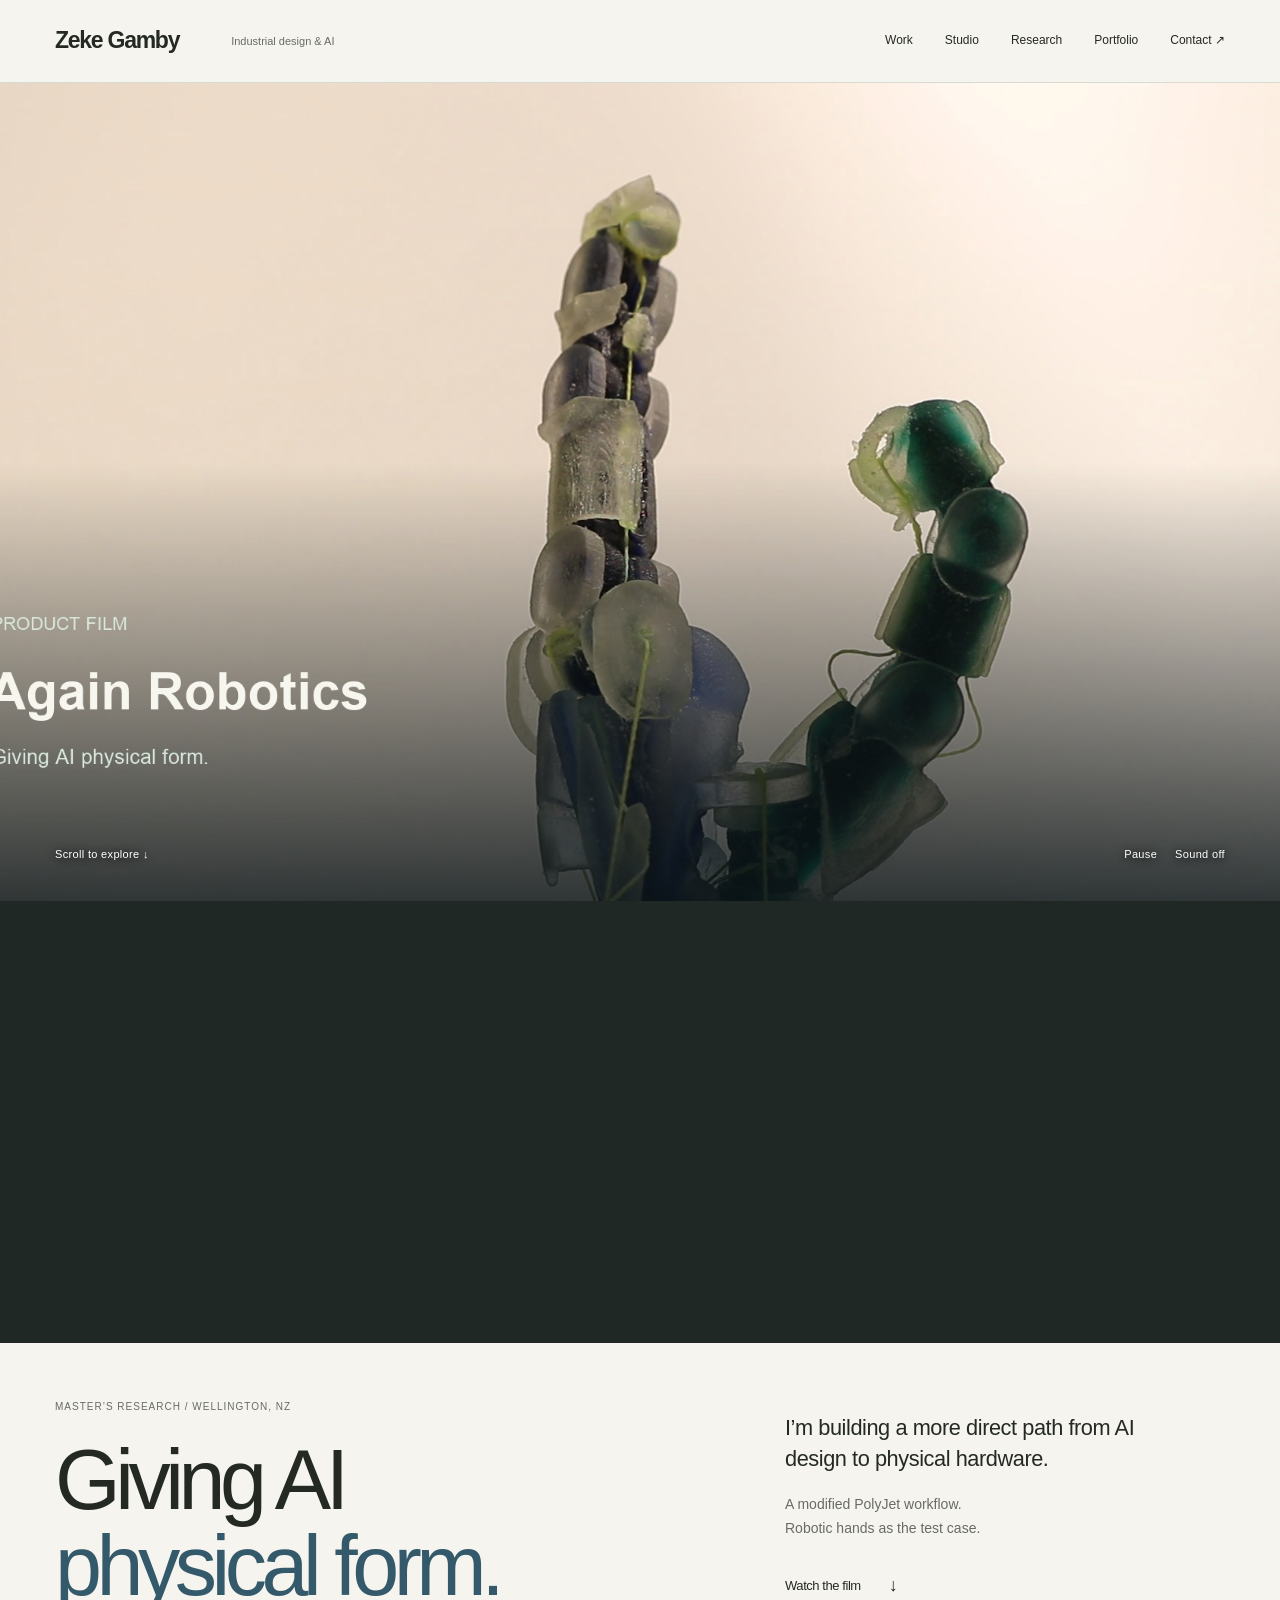
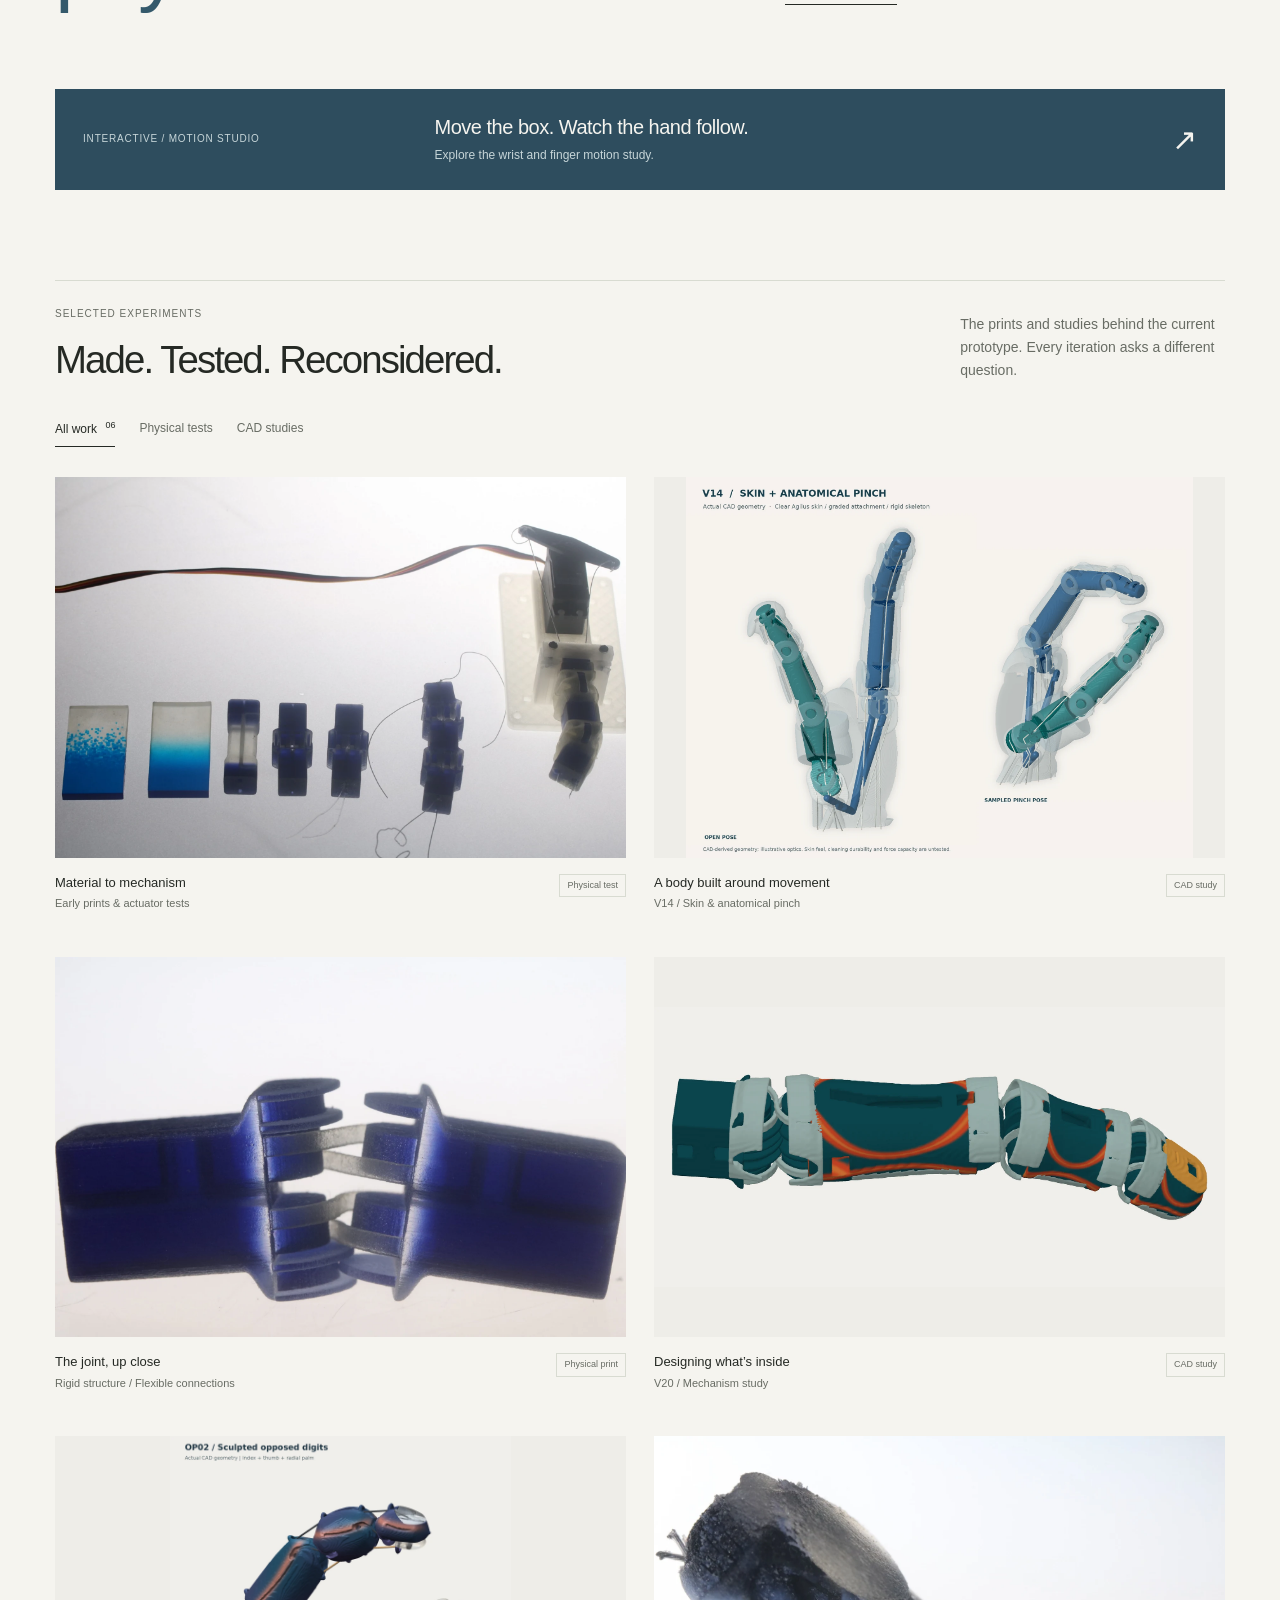
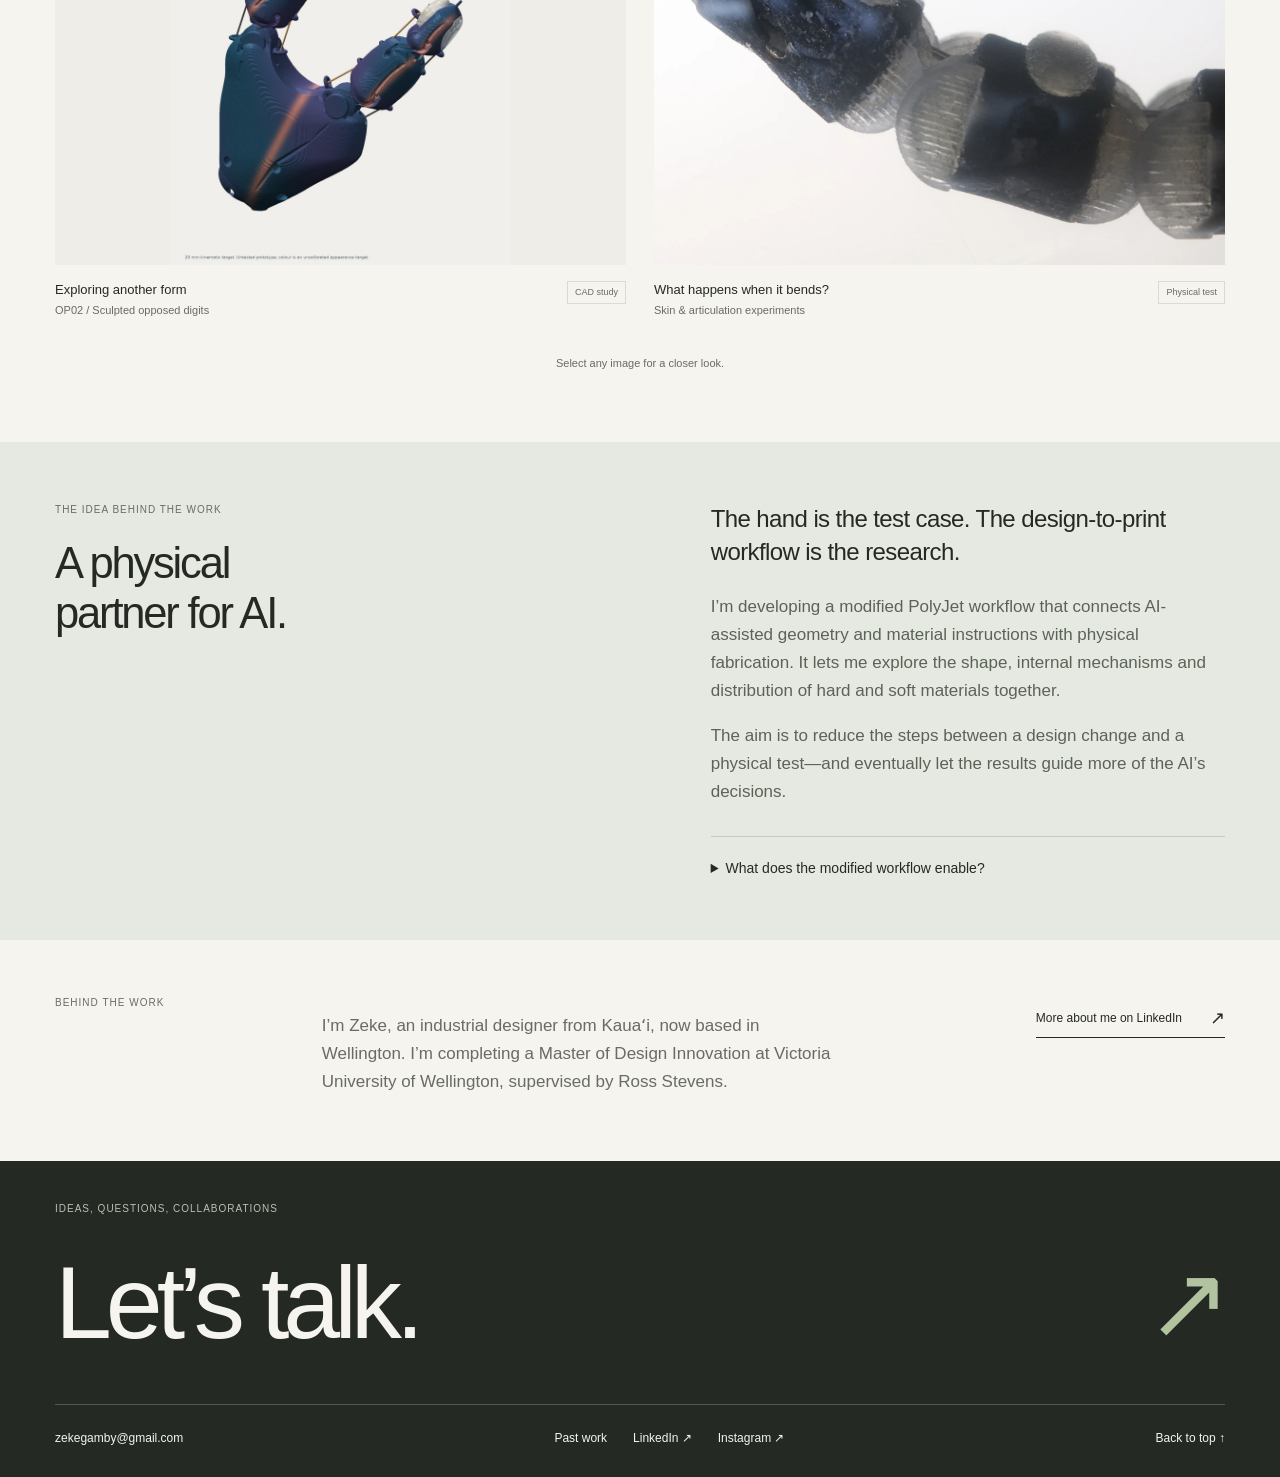
<file: index.html>
<!doctype html>
<html lang="en">
<head>
<meta charset="utf-8"><meta name="viewport" content="width=device-width, initial-scale=1">
<title>Zeke Gamby — Giving AI Physical Form</title>
<meta name="description" content="An exploration of AI-designed physical hardware. Printed prototypes, material experiments and robotic mechanisms by industrial designer Zeke Gamby.">
<meta name="theme-color" content="#f5f4ef"><link rel="canonical" href="https://zekegamby.com/">
<meta property="og:type" content="website"><meta property="og:title" content="Zeke Gamby — Giving AI Physical Form">
<meta property="og:description" content="AI-assisted design. A modified PolyJet workflow. An evolving collection of printed robotic experiments.">
<meta property="og:url" content="https://zekegamby.com/"><meta property="og:image" content="https://zekegamby.com/assets/again-robotics-product-poster.jpg">
<meta property="og:image:alt" content="Again Robotics printed thumb-and-index prototype photographed in the studio">
<link rel="icon" href="assets/favicon.svg" type="image/svg+xml"><link rel="stylesheet" href="assets/research.css?v=product-film-2">
<link rel="preload" href="assets/again-robotics-product-poster.jpg" as="image" fetchpriority="high">
</head>
<body>
<a class="skip" href="#main">Skip to content</a>
<header class="site-header"><div class="wrap header-inner">
<a class="wordmark" href="index.html">Zeke Gamby</a>
<p class="header-note">Industrial design &amp; AI</p>
<nav aria-label="Main navigation"><a href="#work">Work</a><a href="motion-lab.html?v=box-study">Studio</a><a href="#research">Research</a><a href="portfolio.html">Portfolio</a><a href="#contact">Contact <span aria-hidden="true">↗</span></a></nav>
</div></header>
<main id="main">
<section class="product-film" id="film" aria-label="Again Robotics product film">
<div class="product-film-stage">
<video id="product-film-video" autoplay muted loop playsinline preload="auto" poster="assets/again-robotics-product-poster.jpg" width="1920" height="1080" aria-label="Again Robotics: printed hand movement and PolyJet manufacturing"><source src="assets/again-robotics-product-film.mp4" type="video/mp4"></video>
<div class="film-tools"><button id="film-play" type="button" aria-label="Pause film">Pause</button><button id="film-sound" type="button" aria-label="Turn sound on">Sound off</button></div>
<a class="film-scroll" href="#intro-title" aria-label="Scroll to explore the work">Scroll to explore ↓</a>
</div>
</section>
<section class="intro wrap" aria-labelledby="intro-title">
<div><p class="eyebrow">Master’s research / Wellington, NZ</p><h1 id="intro-title">Giving AI<br><span>physical form.</span></h1></div>
<div class="intro-copy"><p>I’m building a more direct path from AI design to physical hardware.</p><p class="muted">A modified PolyJet workflow.<br>Robotic hands as the test case.</p><a class="text-link" href="#film">Watch the film <span aria-hidden="true">↓</span></a></div>
</section>

<div class="wrap"><a class="studio-link" href="motion-lab.html?v=box-study"><span class="studio-label">Interactive / Motion Studio</span><span class="studio-copy"><strong>Move the box. Watch the hand follow.</strong><span>Explore the wrist and finger motion study.</span></span><span class="studio-arrow" aria-hidden="true">↗</span></a></div>
<section class="work wrap" id="work" aria-labelledby="work-title">
<div class="section-top"><div><p class="eyebrow">Selected experiments</p><h2 id="work-title">Made. Tested. Reconsidered.</h2></div><p class="section-intro">The prints and studies behind the current prototype. Every iteration asks a different question.</p></div>
<div class="gallery-filters" role="group" aria-label="Filter selected experiments"><button type="button" data-filter="all" aria-pressed="true">All work <span>06</span></button><button type="button" data-filter="physical" aria-pressed="false">Physical tests</button><button type="button" data-filter="cad" aria-pressed="false">CAD studies</button></div>
<div class="work-grid">
<figure class="work-item" data-category="physical"><a href="assets/gallery/early-test-series.webp" data-gallery data-kind="physical" data-title="Material to mechanism" data-caption="Earlier physical prints: material samples, articulated joint studies and a servo-driven finger test, arranged together on the bench." class="work-image landscape"><img src="assets/gallery/early-test-series.webp" alt="A row of blue material samples and printed finger joints alongside a servo-driven finger" width="1800" height="1200" loading="lazy"><span class="image-open" aria-hidden="true">↗</span></a><figcaption><span><strong>Material to mechanism</strong><span class="caption-detail">Early prints &amp; actuator tests</span></span><span class="type-tag">Physical test</span></figcaption></figure>
<figure class="work-item" data-category="cad"><a href="assets/gallery/v14-cad-study.webp" data-gallery data-kind="cad" data-title="A body built around movement" data-caption="V14 CAD study of the thumb-and-index arrangement, shown open and in a sampled pinch pose. This is a digital design study; the poses do not establish physical grasp performance." class="work-image landscape contain"><img src="assets/gallery/v14-cad-study.webp" alt="V14 CAD study showing clear skin over blue and teal internal structures in two poses" width="1800" height="1350" loading="lazy"><span class="image-open" aria-hidden="true">↗</span></a><figcaption><span><strong>A body built around movement</strong><span class="caption-detail">V14 / Skin &amp; anatomical pinch</span></span><span class="type-tag">CAD study</span></figcaption></figure>
<figure class="work-item" data-category="physical"><a href="assets/gallery/printed-joint.webp" data-gallery data-kind="physical" data-title="The joint, up close" data-caption="A physical joint experiment combining blue rigid regions with translucent connections. One of the earlier iterations exploring articulation within a printed structure." class="work-image landscape"><img src="assets/gallery/printed-joint.webp" alt="Close-up of a blue printed joint with translucent connecting elements" width="1800" height="1200" loading="lazy"><span class="image-open" aria-hidden="true">↗</span></a><figcaption><span><strong>The joint, up close</strong><span class="caption-detail">Rigid structure / Flexible connections</span></span><span class="type-tag">Physical print</span></figcaption></figure>
<figure class="work-item" data-category="cad"><a href="assets/gallery/finger-mechanism-cad.webp" data-gallery data-kind="cad" data-title="Designing what’s inside" data-caption="V20 finger CAD study, showing articulated segments and the routing of internal features. An earlier design iteration, not the current prototype." class="work-image landscape contain"><img src="assets/gallery/finger-mechanism-cad.webp" alt="V20 digital finger model with articulated teal segments, pale joint structures and orange routed features" width="1800" height="881" loading="lazy"><span class="image-open" aria-hidden="true">↗</span></a><figcaption><span><strong>Designing what’s inside</strong><span class="caption-detail">V20 / Mechanism study</span></span><span class="type-tag">CAD study</span></figcaption></figure>
<figure class="work-item" data-category="cad"><a href="assets/gallery/opposed-digits-cad.webp" data-gallery data-kind="cad" data-title="Exploring another form" data-caption="OP02 sculpted opposed-digits CAD study. An exploration of form around an index, thumb and partial palm; its material appearance is illustrative and physical performance was untested in this study." class="work-image portrait contain"><img src="assets/gallery/opposed-digits-cad.webp" alt="Dark blue sculpted thumb-and-index CAD model with visible tendon routes" width="1436" height="1800" loading="lazy"><span class="image-open" aria-hidden="true">↗</span></a><figcaption><span><strong>Exploring another form</strong><span class="caption-detail">OP02 / Sculpted opposed digits</span></span><span class="type-tag">CAD study</span></figcaption></figure>
<figure class="work-item" data-category="physical"><a href="assets/gallery/skin-test.webp" data-gallery data-kind="physical" data-title="What happens when it bends?" data-caption="Close-up of an earlier physical finger with a surrounding skin. These experiments helped expose the practical challenges of combining movement and flexible material." class="work-image portrait"><img src="assets/gallery/skin-test.webp" alt="Close-up of an earlier printed finger and its surrounding flexible skin" width="1800" height="1200" loading="lazy"><span class="image-open" aria-hidden="true">↗</span></a><figcaption><span><strong>What happens when it bends?</strong><span class="caption-detail">Skin &amp; articulation experiments</span></span><span class="type-tag">Physical test</span></figcaption></figure>
</div><p class="gallery-hint">Select any image for a closer look.</p>
</section>
<section class="research" id="research" aria-labelledby="research-title"><div class="wrap research-layout">
<div><p class="eyebrow">The idea behind the work</p><h2 id="research-title">A physical<br>partner for AI.</h2></div>
<div class="research-copy"><p class="lead">The hand is the test case. The design-to-print workflow is the research.</p><p>I’m developing a modified PolyJet workflow that connects AI-assisted geometry and material instructions with physical fabrication. It lets me explore the shape, internal mechanisms and distribution of hard and soft materials together.</p><p>The aim is to reduce the steps between a design change and a physical test—and eventually let the results guide more of the AI’s decisions.</p>
<details><summary>What does the modified workflow enable?</summary><div><p>It connects AI-generated design decisions to the geometry and material instructions used by the printer. A redesign can involve a different joint, a revised tendon path and a change in flexible regions within the same development process.</p><p>PolyJet already supports multimaterial printing and voxel-level material control. My work builds on those capabilities through an AI-assisted design-to-print workflow and physical testing.</p><p>I currently direct the design changes and carry out the tests. Motors and electronics remain external. A more autonomous cycle of simulation, printing, testing and redesign is the longer-term goal.</p><a href="https://support.stratasys.com/en/Software/GrabCAD-Print/Tips-Guides-and-FAQs/Guide-to-Voxel-Printing" target="_blank" rel="noopener noreferrer">PolyJet platform background ↗</a></div></details>
</div></div></section>
<section class="about wrap" id="about"><p class="eyebrow">Behind the work</p><p>I’m Zeke, an industrial designer from Kauaʻi, now based in Wellington. I’m completing a Master of Design Innovation at Victoria University of Wellington, supervised by Ross Stevens.</p><a class="text-link" href="https://www.linkedin.com/in/zeke-gamby-300028306/" target="_blank" rel="noopener noreferrer">More about me on LinkedIn <span aria-hidden="true">↗</span></a></section>
</main>
<footer id="contact"><div class="wrap"><p class="eyebrow">Ideas, questions, collaborations</p><a class="contact-title" href="mailto:zekegamby@gmail.com">Let’s talk.<span aria-hidden="true">↗</span></a><div class="footer-bottom"><a href="mailto:zekegamby@gmail.com">zekegamby@gmail.com</a><div><a href="portfolio.html">Past work</a><a href="https://www.linkedin.com/in/zeke-gamby-300028306/" target="_blank" rel="noopener noreferrer">LinkedIn ↗</a><a href="https://instagram.com/zekesdesigns" target="_blank" rel="noopener noreferrer">Instagram ↗</a></div><a href="#main">Back to top ↑</a></div></div></footer>
<dialog id="image-viewer" aria-labelledby="viewer-title"><div class="viewer-top"><span id="viewer-count"></span><button type="button" id="viewer-close" aria-label="Close image viewer">Close ×</button></div><img id="viewer-image" alt="Enlarged selected work"><div class="viewer-bottom"><button type="button" id="viewer-prev" aria-label="Previous image">←</button><div><h2 id="viewer-title"></h2><p id="viewer-caption"></p></div><button type="button" id="viewer-next" aria-label="Next image">→</button></div></dialog>
<script src="assets/research.js?v=product-film-2" defer></script>
</body></html>
</file>
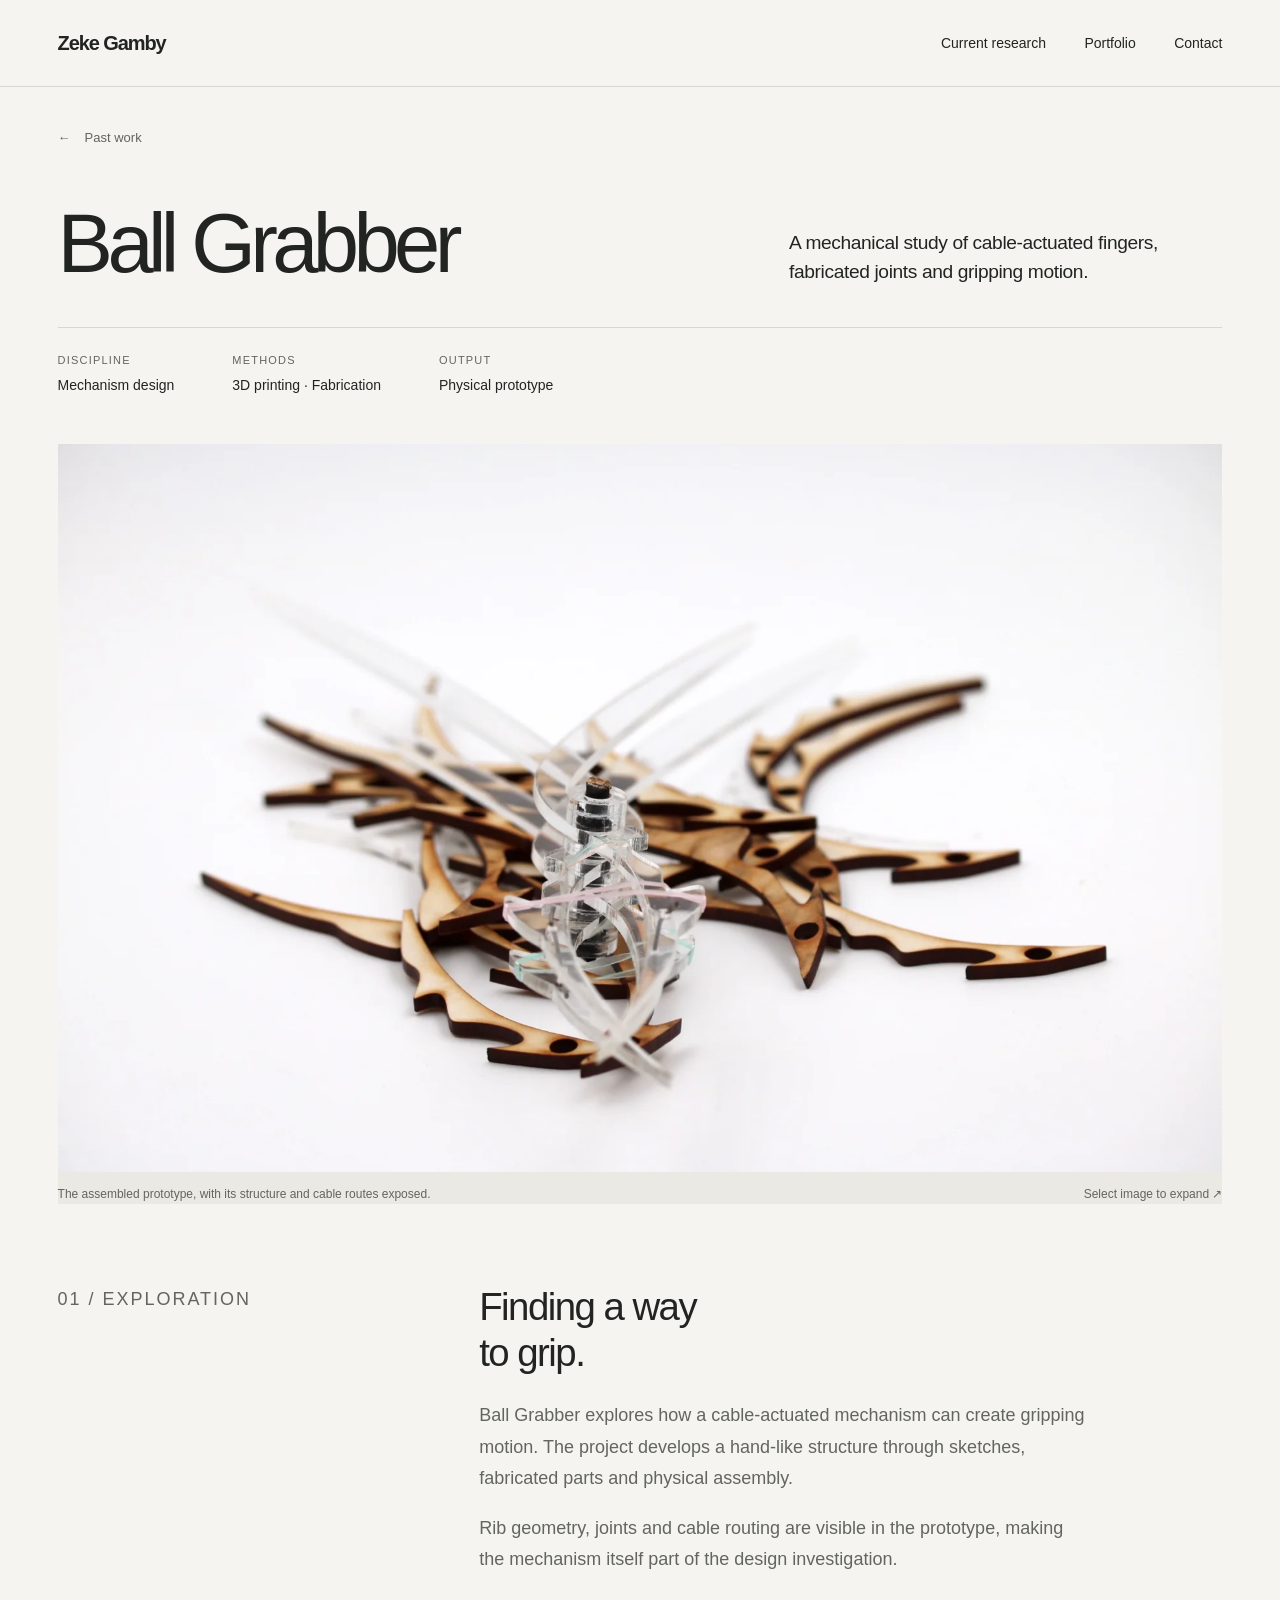
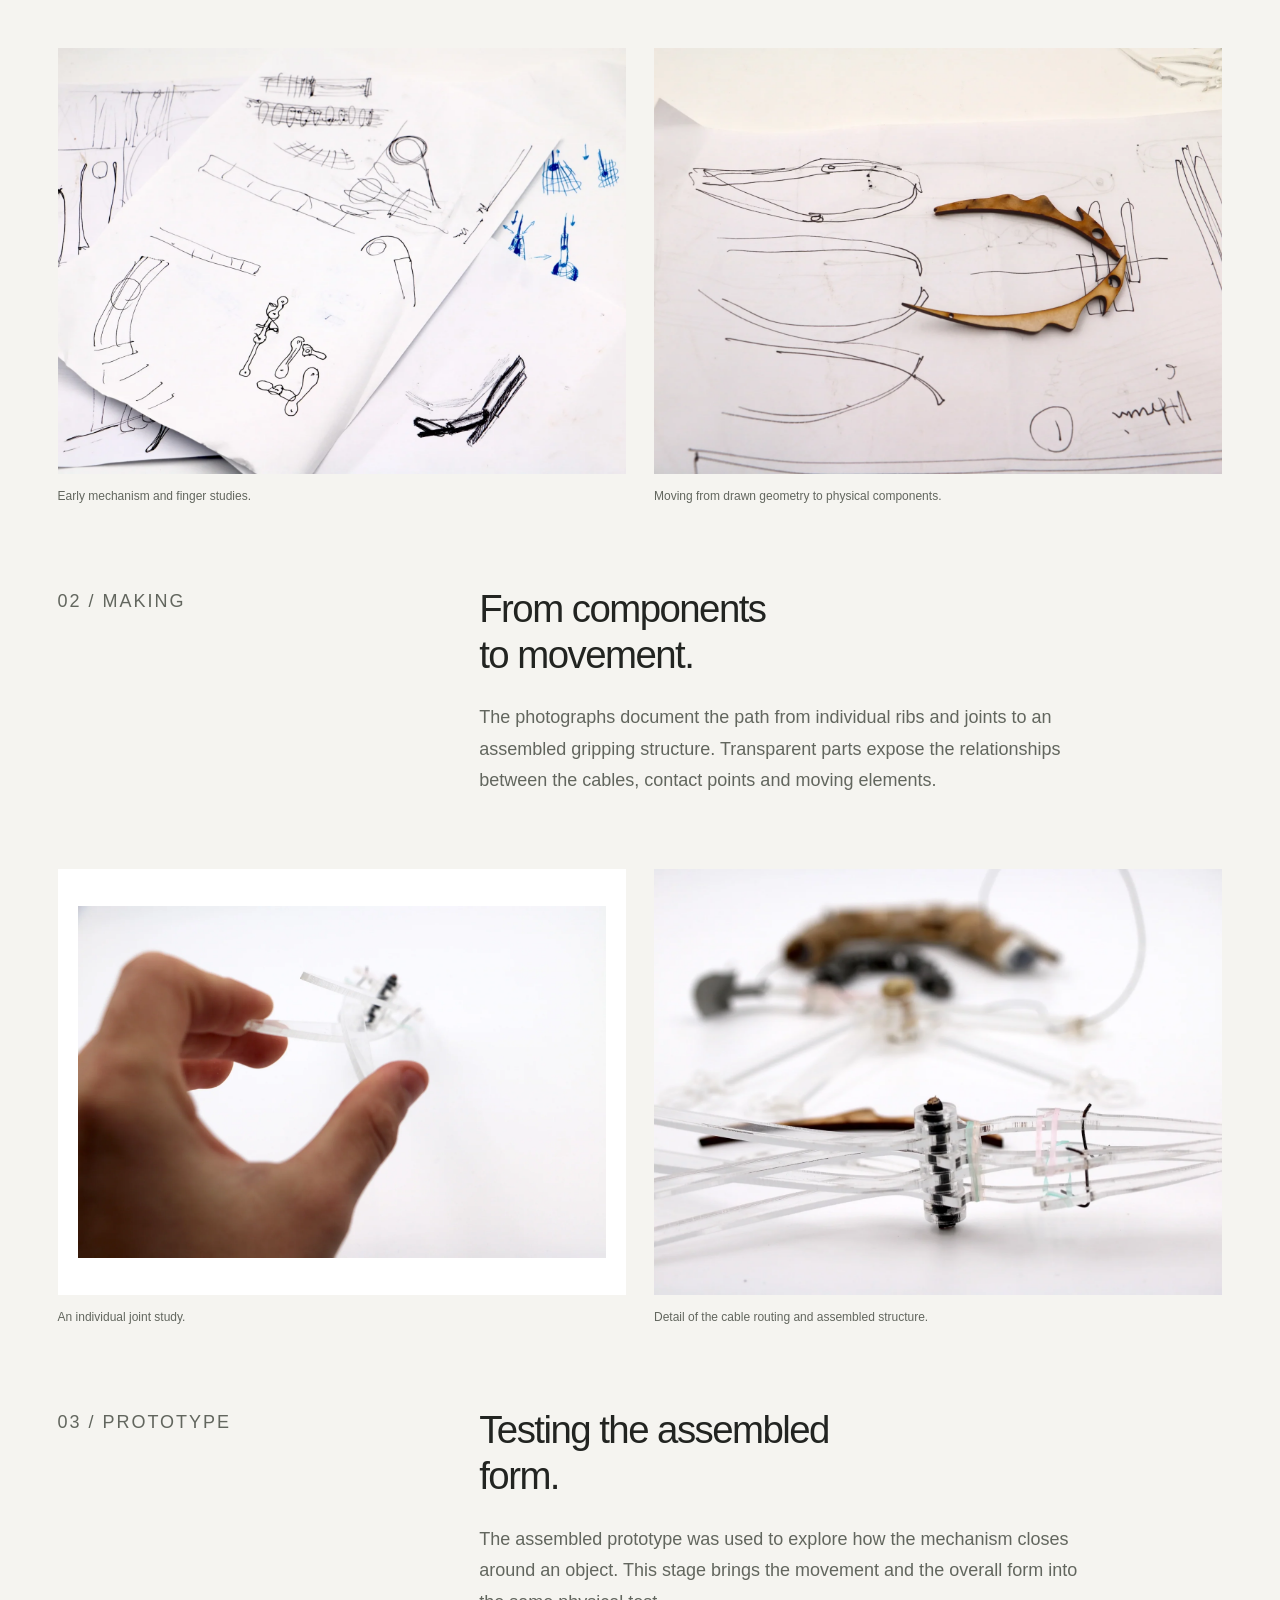
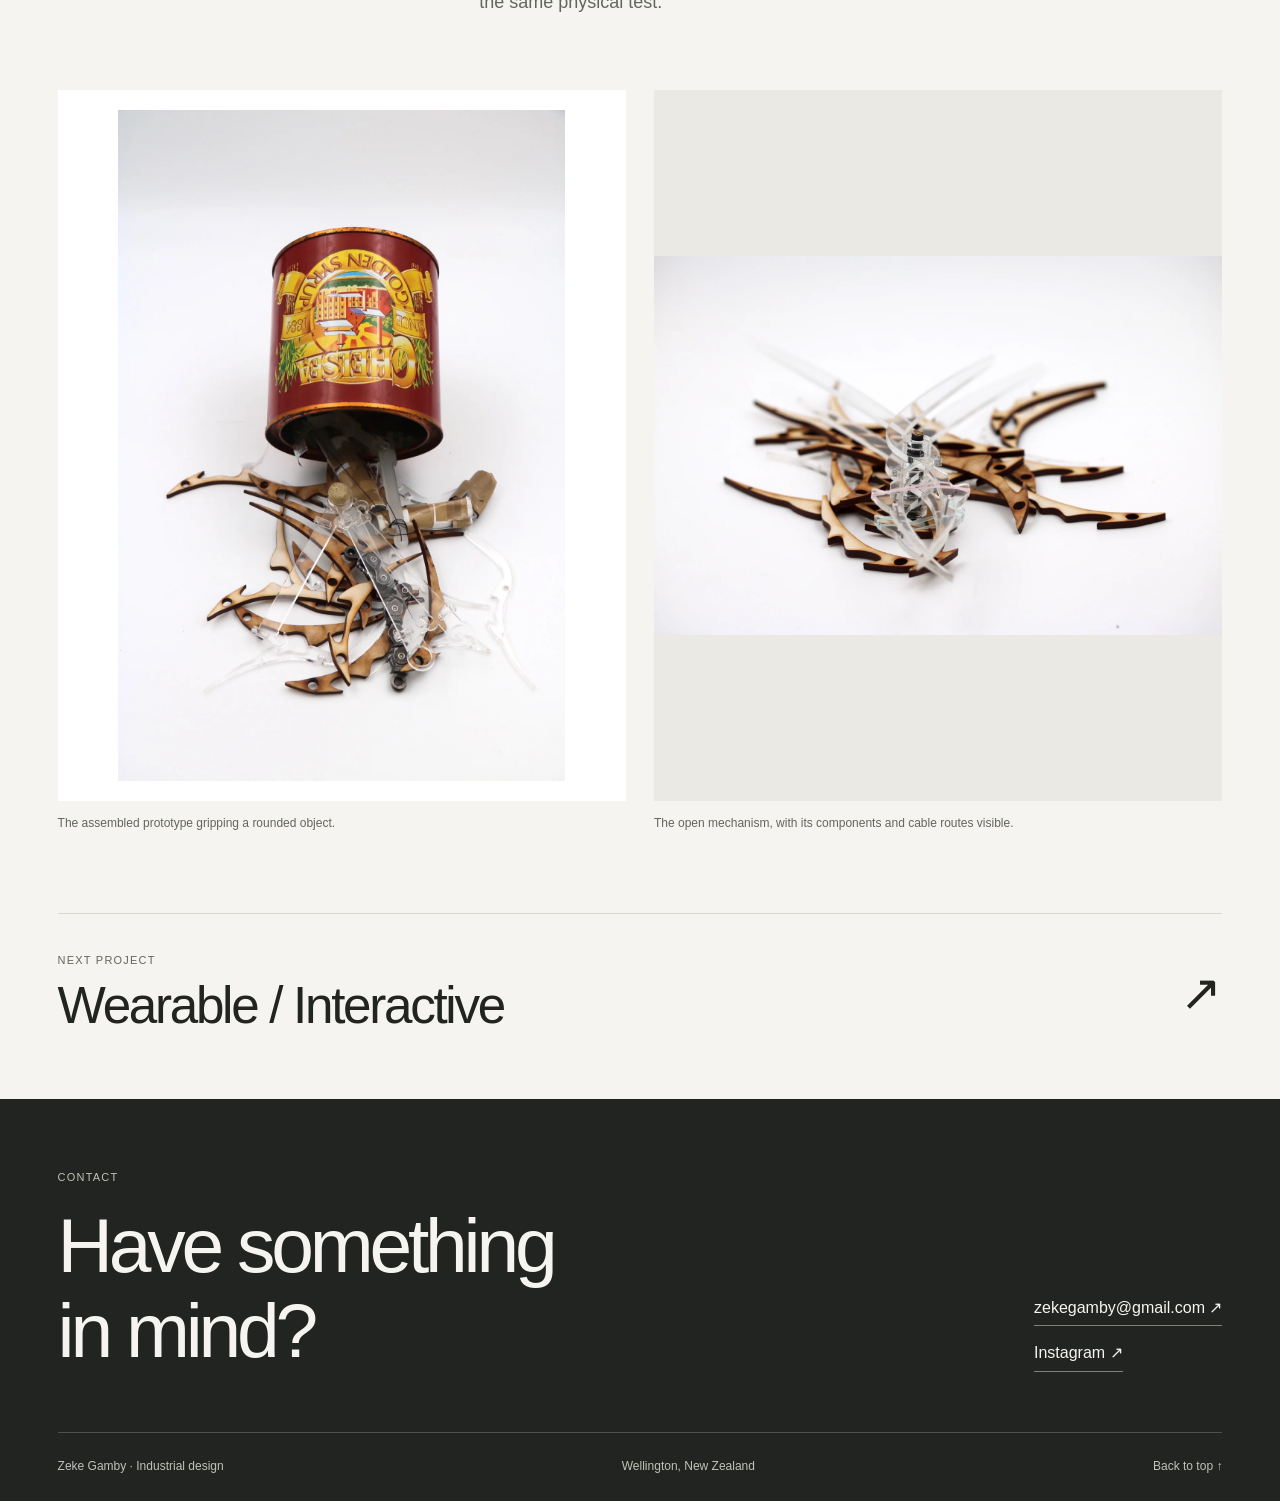
<file: ball-grabber.html>
<!doctype html>
<html lang="en"><head>
<meta charset="utf-8"><meta name="viewport" content="width=device-width, initial-scale=1">
<title>Ball Grabber — Zeke Gamby</title><meta name="description" content="A mechanical study of cable-actuated fingers, fabricated joints and gripping motion.">
<meta name="theme-color" content="#f5f4f0"><link rel="canonical" href="https://zekegamby.com/ball-grabber.html">
<meta property="og:type" content="website"><meta property="og:title" content="Ball Grabber — Zeke Gamby"><meta property="og:description" content="A mechanical study of cable-actuated fingers, fabricated joints and gripping motion."><meta property="og:url" content="https://zekegamby.com/ball-grabber.html"><meta property="og:image" content="https://zekegamby.com/assets/grabber-cover.webp">
<link rel="icon" href="assets/favicon.svg" type="image/svg+xml"><link rel="stylesheet" href="assets/site.css"><script src="assets/site.js" defer></script>
</head><body><a class="skip" href="#main">Skip to content</a>
<header class="site-header"><div class="wrap header-inner">
<a class="wordmark" href="index.html" aria-label="Zeke Gamby, home">Zeke Gamby</a>
<nav class="site-nav" aria-label="Main navigation"><a href="index.html">Current research</a><a href="portfolio.html">Portfolio</a><a href="index.html#contact">Contact</a></nav>
</div></header><main id="main"><div class="wrap"><header class="project-header"><a class="back-link" href="portfolio.html#projects"><span aria-hidden="true">←</span> Past work</a>
<div class="project-title-row"><h1>Ball Grabber</h1><p class="project-intro">A mechanical study of cable-actuated fingers, fabricated joints and gripping motion.</p></div><dl class="meta"><div><dt>Discipline</dt><dd>Mechanism design</dd></div><div><dt>Methods</dt><dd>3D printing · Fabrication</dd></div><div><dt>Output</dt><dd>Physical prototype</dd></div></dl></header>
<figure class="project-hero "><a href="assets/grabber-cover.webp" class="image-link" data-viewer data-caption="The assembled prototype, with its structure and cable routes exposed." aria-label="Expand image: An assembled gripping mechanism with timber and transparent components"><img src="assets/grabber-cover.webp" srcset="assets/grabber-cover-small.webp 840w, assets/grabber-cover.webp 1800w" sizes="(max-width: 640px) 100vw, (max-width: 900px) 60vw, 900px" width="1800" height="1200" alt="An assembled gripping mechanism with timber and transparent components" loading="eager" fetchpriority="high" decoding="async" class=""></a><figcaption><span>The assembled prototype, with its structure and cable routes exposed.</span><span class="expand-hint">Select image to expand ↗</span></figcaption></figure><div class="project-body"><section class="story-section"><p class="section-label">01 / Exploration</p><div><h2>Finding a way<br>to grip.</h2><p>Ball Grabber explores how a cable-actuated mechanism can create gripping motion. The project develops a hand-like structure through sketches, fabricated parts and physical assembly.</p><p>Rib geometry, joints and cable routing are visible in the prototype, making the mechanism itself part of the design investigation.</p></div></section><div class="gallery"><figure class=""><a href="assets/grabber-sketch.webp" class="image-link" data-viewer data-caption="Early mechanism and finger studies." aria-label="Expand image: Pencil sketches of mechanical fingers and gripping configurations"><img src="assets/grabber-sketch.webp" srcset="assets/grabber-sketch-small.webp 840w, assets/grabber-sketch.webp 1800w" sizes="(max-width: 640px) 100vw, (max-width: 900px) 60vw, 900px" width="1800" height="1200" alt="Pencil sketches of mechanical fingers and gripping configurations" loading="lazy" decoding="async" class=""></a><figcaption><span>Early mechanism and finger studies.</span></figcaption></figure><figure class=""><a href="assets/grabber-hero.webp" class="image-link" data-viewer data-caption="Moving from drawn geometry to physical components." aria-label="Expand image: Fabricated timber ribs arranged on a drawing"><img src="assets/grabber-hero.webp" srcset="assets/grabber-hero-small.webp 840w, assets/grabber-hero.webp 1800w" sizes="(max-width: 640px) 100vw, (max-width: 900px) 60vw, 900px" width="1800" height="1200" alt="Fabricated timber ribs arranged on a drawing" loading="lazy" decoding="async" class=""></a><figcaption><span>Moving from drawn geometry to physical components.</span></figcaption></figure></div><section class="story-section"><p class="section-label">02 / Making</p><div><h2>From components<br>to movement.</h2><p>The photographs document the path from individual ribs and joints to an assembled gripping structure. Transparent parts expose the relationships between the cables, contact points and moving elements.</p></div></section><div class="gallery"><figure class="contain"><a href="assets/grabber-joint.webp" class="image-link" data-viewer data-caption="An individual joint study." aria-label="Expand image: A hand holding a small transparent joint prototype"><img src="assets/grabber-joint.webp" srcset="assets/grabber-joint-small.webp 840w, assets/grabber-joint.webp 1800w" sizes="(max-width: 640px) 100vw, (max-width: 900px) 60vw, 900px" width="1800" height="1200" alt="A hand holding a small transparent joint prototype" loading="lazy" decoding="async" class=""></a><figcaption><span>An individual joint study.</span></figcaption></figure><figure class=""><a href="assets/grabber-detail.webp" class="image-link" data-viewer data-caption="Detail of the cable routing and assembled structure." aria-label="Expand image: Close-up of cables and the assembled gripping mechanism"><img src="assets/grabber-detail.webp" srcset="assets/grabber-detail-small.webp 840w, assets/grabber-detail.webp 1800w" sizes="(max-width: 640px) 100vw, (max-width: 900px) 60vw, 900px" width="1800" height="1200" alt="Close-up of cables and the assembled gripping mechanism" loading="lazy" decoding="async" class=""></a><figcaption><span>Detail of the cable routing and assembled structure.</span></figcaption></figure></div><section class="story-section"><p class="section-label">03 / Prototype</p><div><h2>Testing the assembled form.</h2><p>The assembled prototype was used to explore how the mechanism closes around an object. This stage brings the movement and the overall form into the same physical test.</p></div></section><div class="gallery"><figure class="portrait contain"><a href="assets/grabber-held.webp" class="image-link" data-viewer data-caption="The assembled prototype gripping a rounded object." aria-label="Expand image: Gripping prototype holding a small can"><img src="assets/grabber-held.webp" srcset="assets/grabber-held-small.webp 560w, assets/grabber-held.webp 1200w" sizes="(max-width: 640px) 100vw, (max-width: 900px) 60vw, 900px" width="1200" height="1800" alt="Gripping prototype holding a small can" loading="lazy" decoding="async" class=""></a><figcaption><span>The assembled prototype gripping a rounded object.</span></figcaption></figure><figure class="portrait"><a href="assets/grabber-cover.webp" class="image-link" data-viewer data-caption="The open mechanism, with its components and cable routes visible." aria-label="Expand image: Assembled mechanical gripper with timber ribs and transparent components"><img src="assets/grabber-cover.webp" srcset="assets/grabber-cover-small.webp 840w, assets/grabber-cover.webp 1800w" sizes="(max-width: 640px) 100vw, (max-width: 900px) 60vw, 900px" width="1800" height="1200" alt="Assembled mechanical gripper with timber ribs and transparent components" loading="lazy" decoding="async" class=""></a><figcaption><span>The open mechanism, with its components and cable routes visible.</span></figcaption></figure></div></div>
<a class="next-project" href="wearable-products.html"><div><p class="eyebrow">Next project</p><h2>Wearable / Interactive</h2></div><span class="big-arrow" aria-hidden="true">↗</span></a>
</div></main><footer class="contact" id="contact"><div class="wrap">
<div class="contact-main"><div><p class="eyebrow">Contact</p><h2>Have something<br>in mind?</h2></div>
<div class="contact-links"><a href="mailto:zekegamby@gmail.com">zekegamby@gmail.com <span aria-hidden="true">↗</span></a><a href="https://instagram.com/zekesdesigns" target="_blank" rel="noopener noreferrer">Instagram <span aria-hidden="true">↗</span></a></div></div>
<div class="footer-row"><span>Zeke Gamby · Industrial design</span><span>Wellington, New Zealand</span><a href="#main">Back to top ↑</a></div>
</div></footer></body></html>
</file>
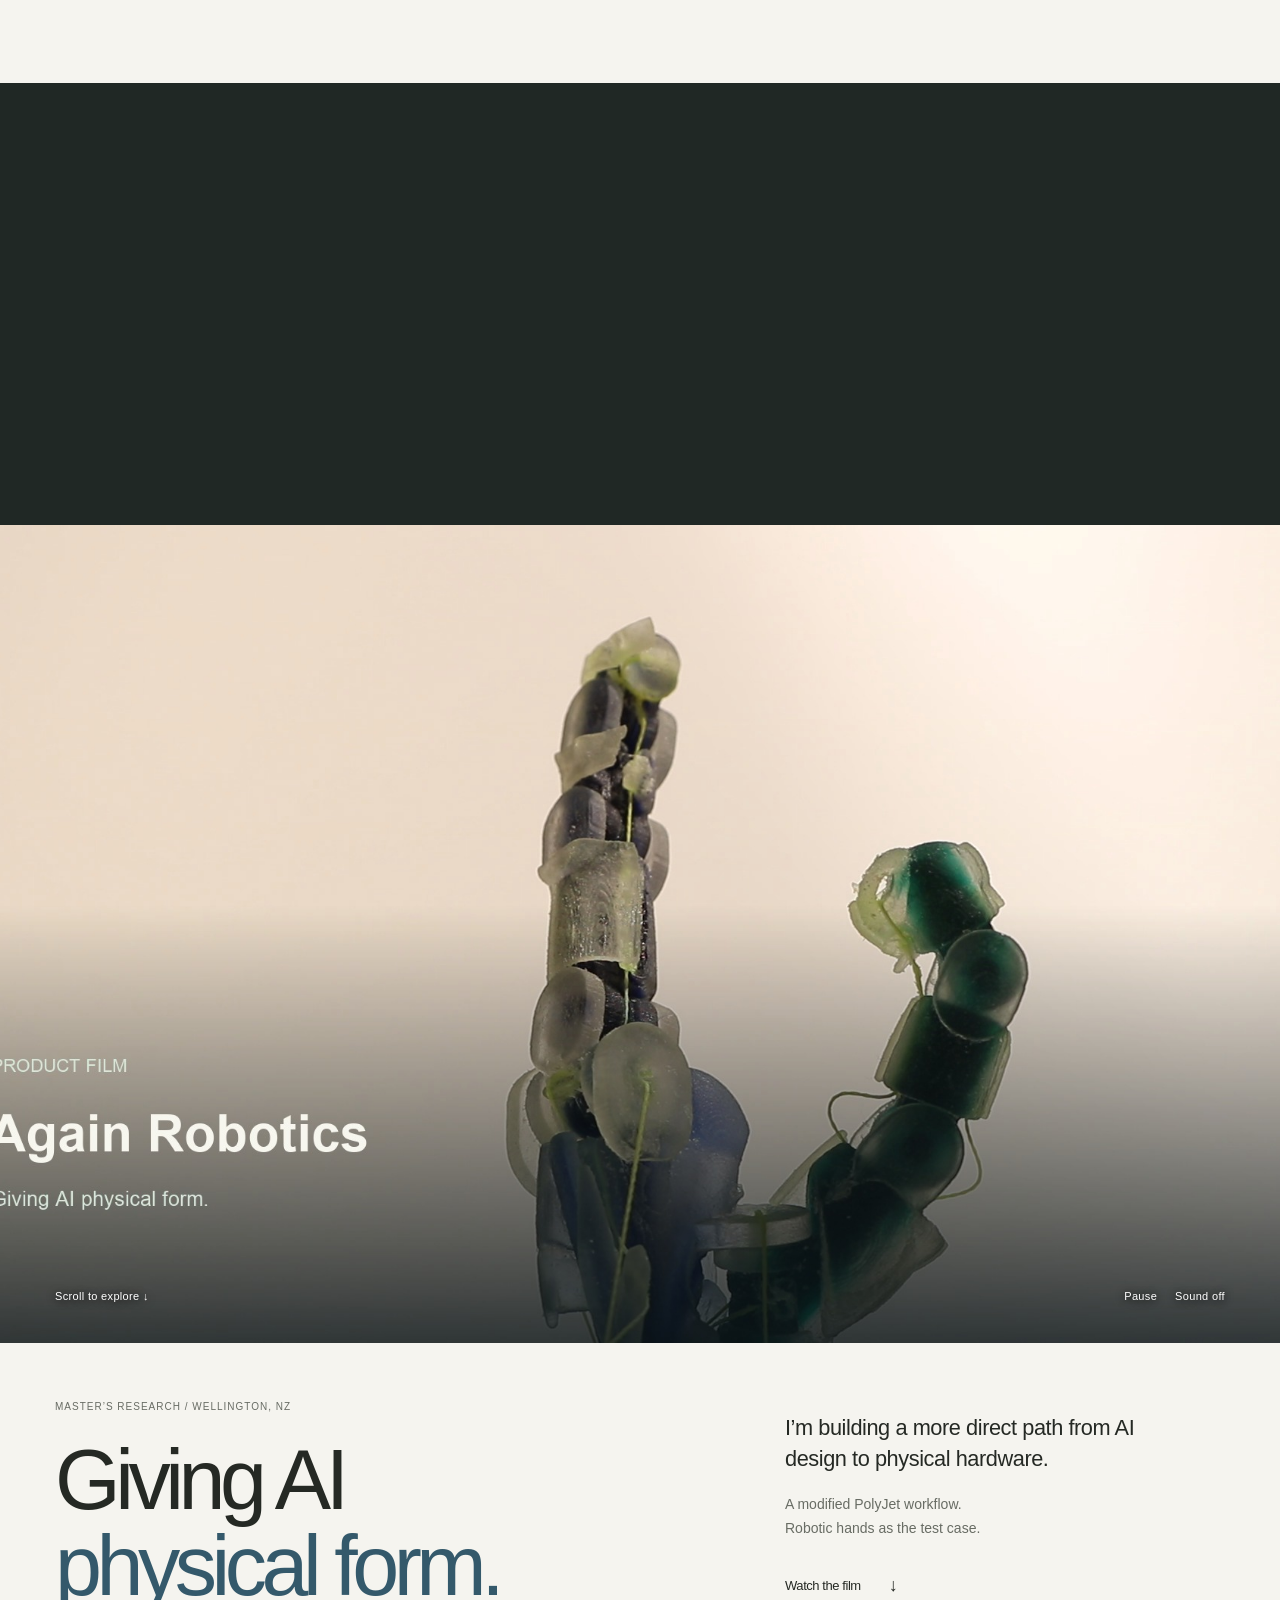
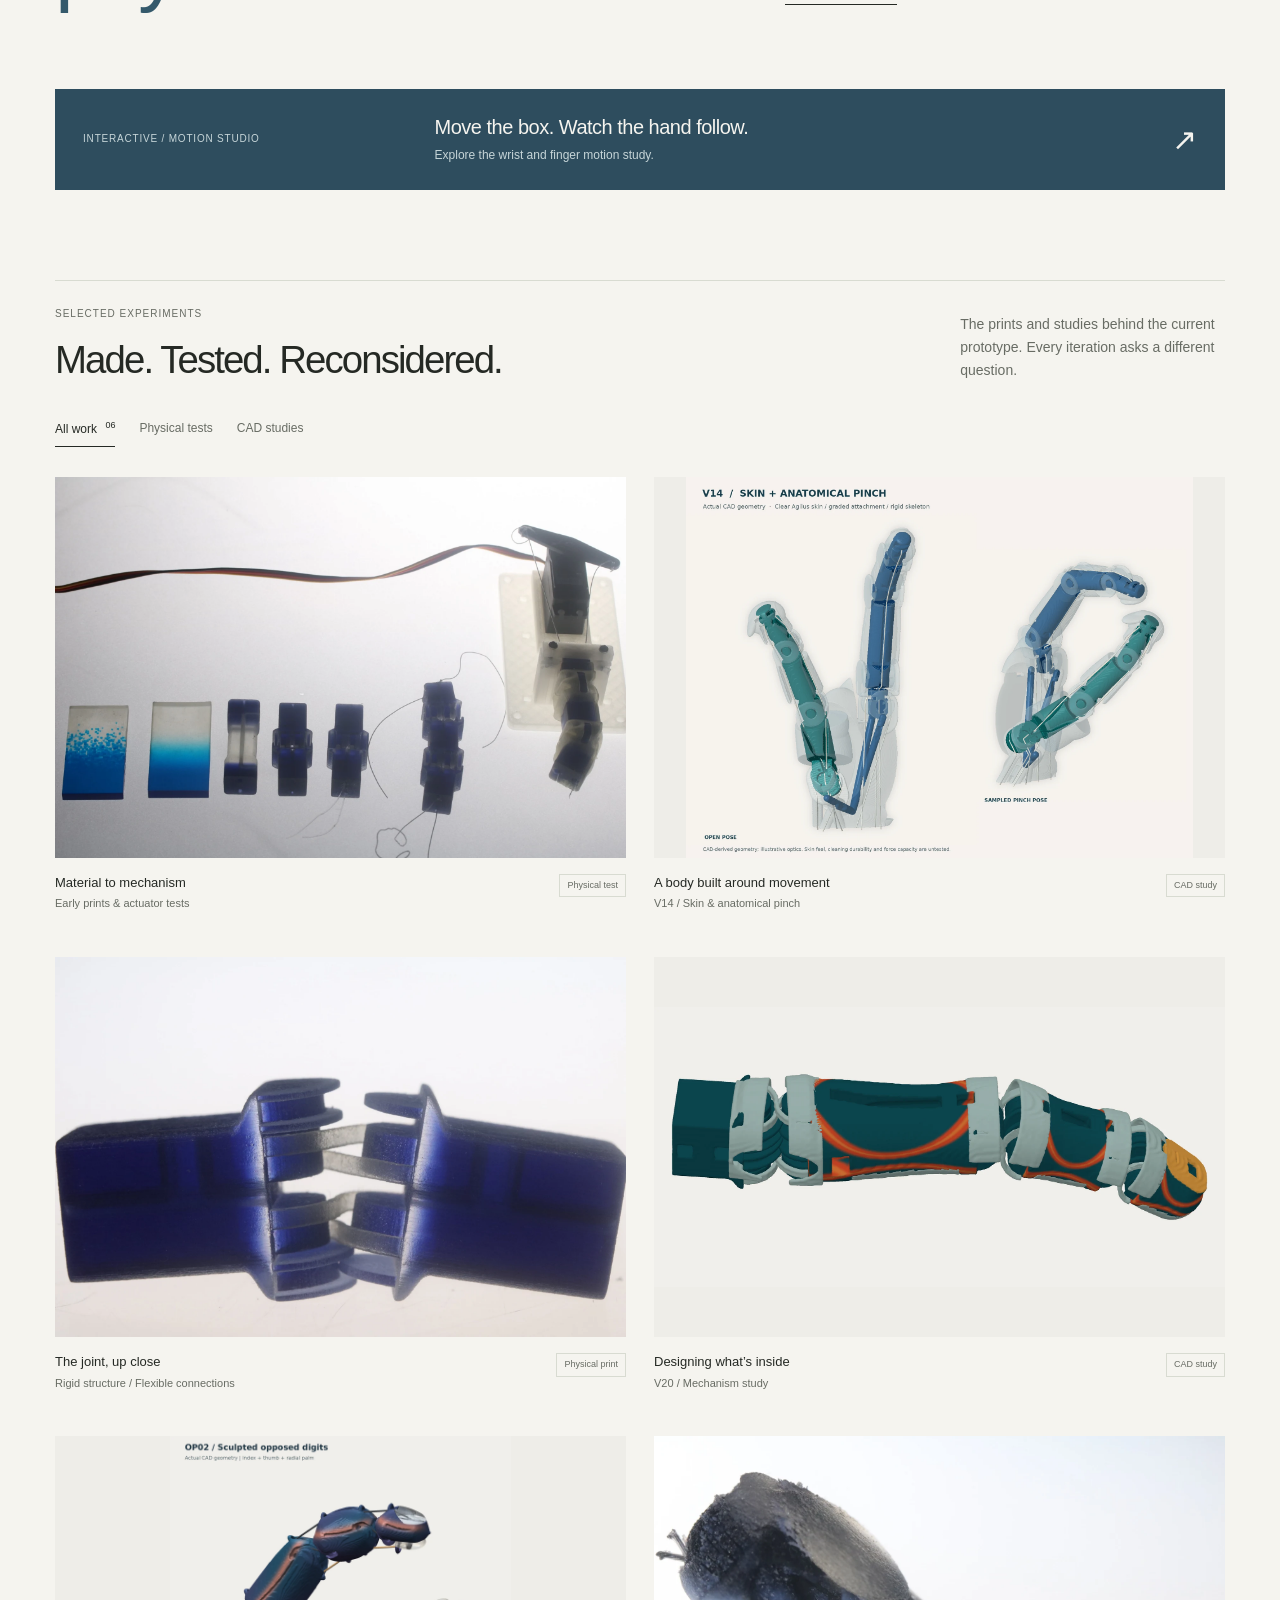
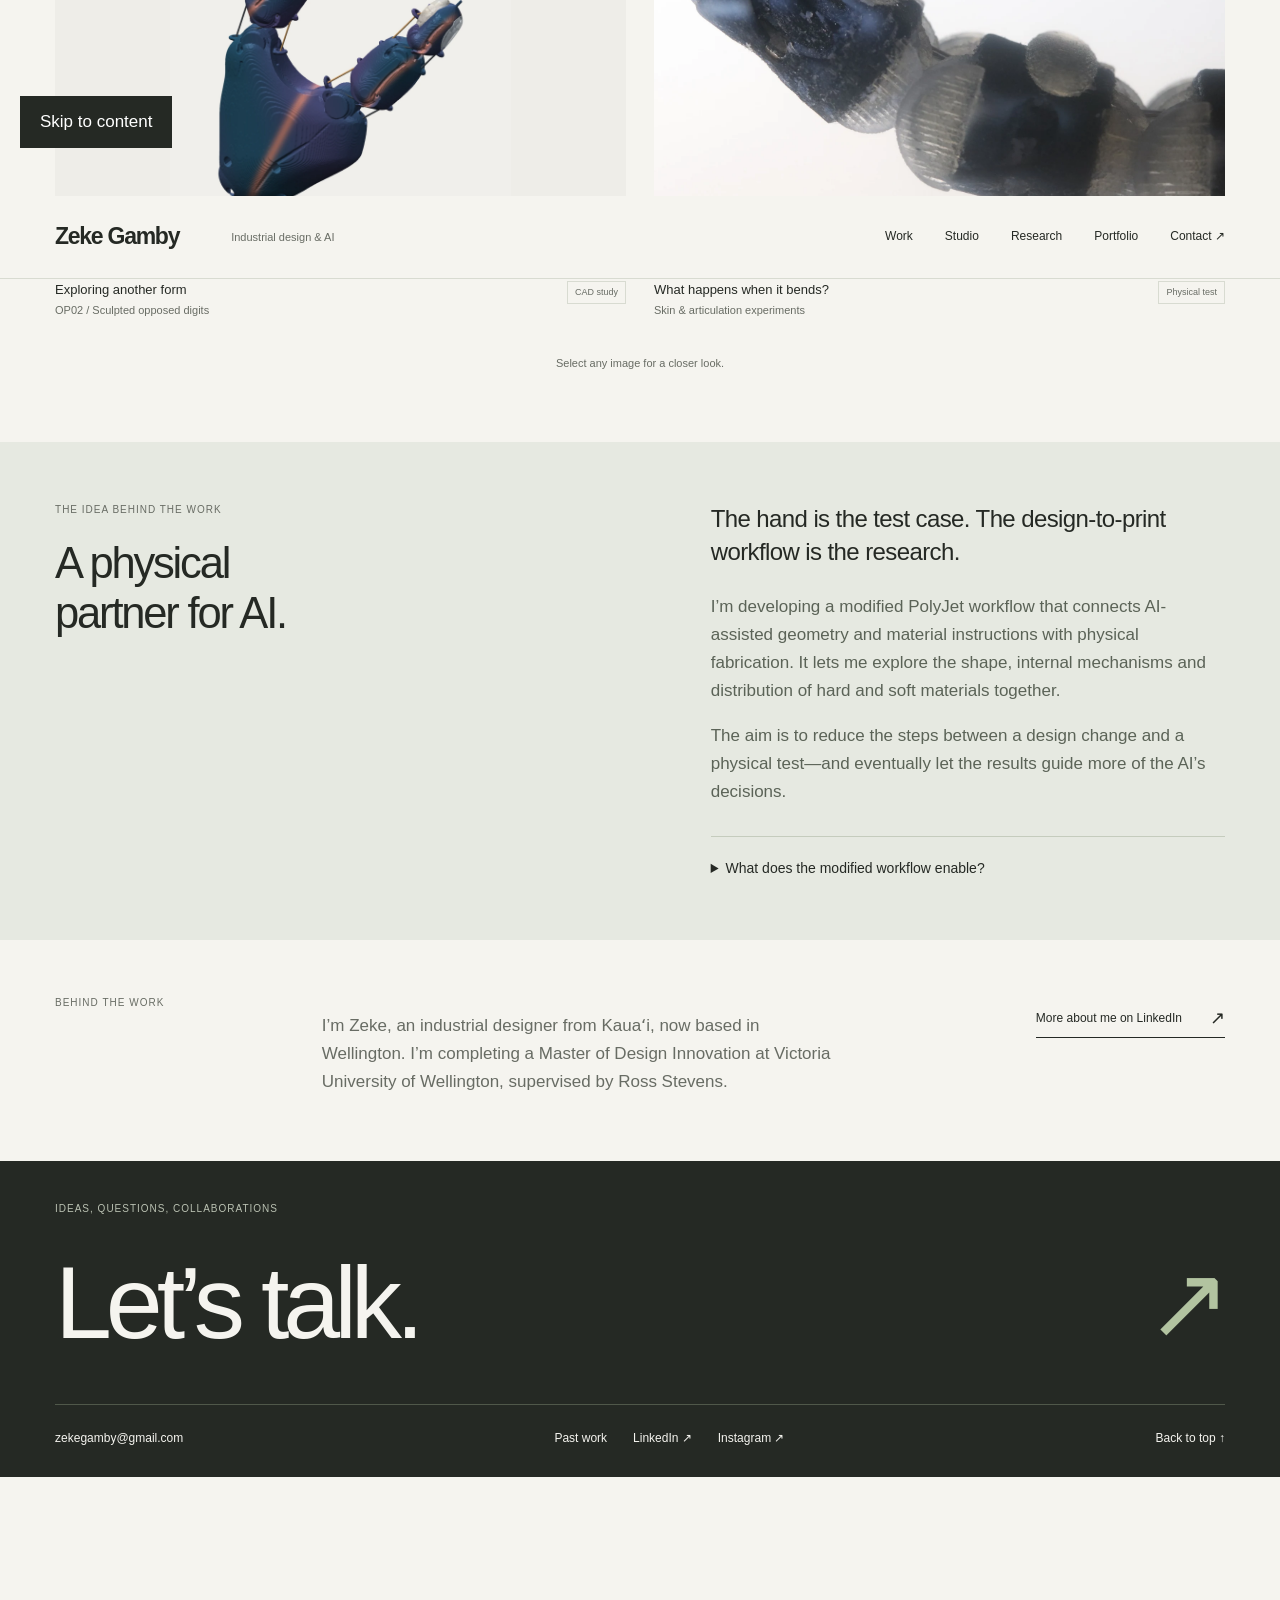
<file: camera-motion-lab.html>
<!doctype html>
<html lang="en"><head><meta charset="utf-8"><meta name="viewport" content="width=device-width, initial-scale=1">
<title>Master’s research — Zeke Gamby</title><meta name="robots" content="noindex,follow">
<meta http-equiv="refresh" content="0; url=index.html#research"><link rel="canonical" href="https://zekegamby.com/">
<link rel="stylesheet" href="assets/research.css"></head><body><main class="wrap"><h1>Master’s research</h1>
<p><a class="text-link" href="index.html#research">Explore Zeke Gamby’s current research</a></p></main></body></html>
</file>
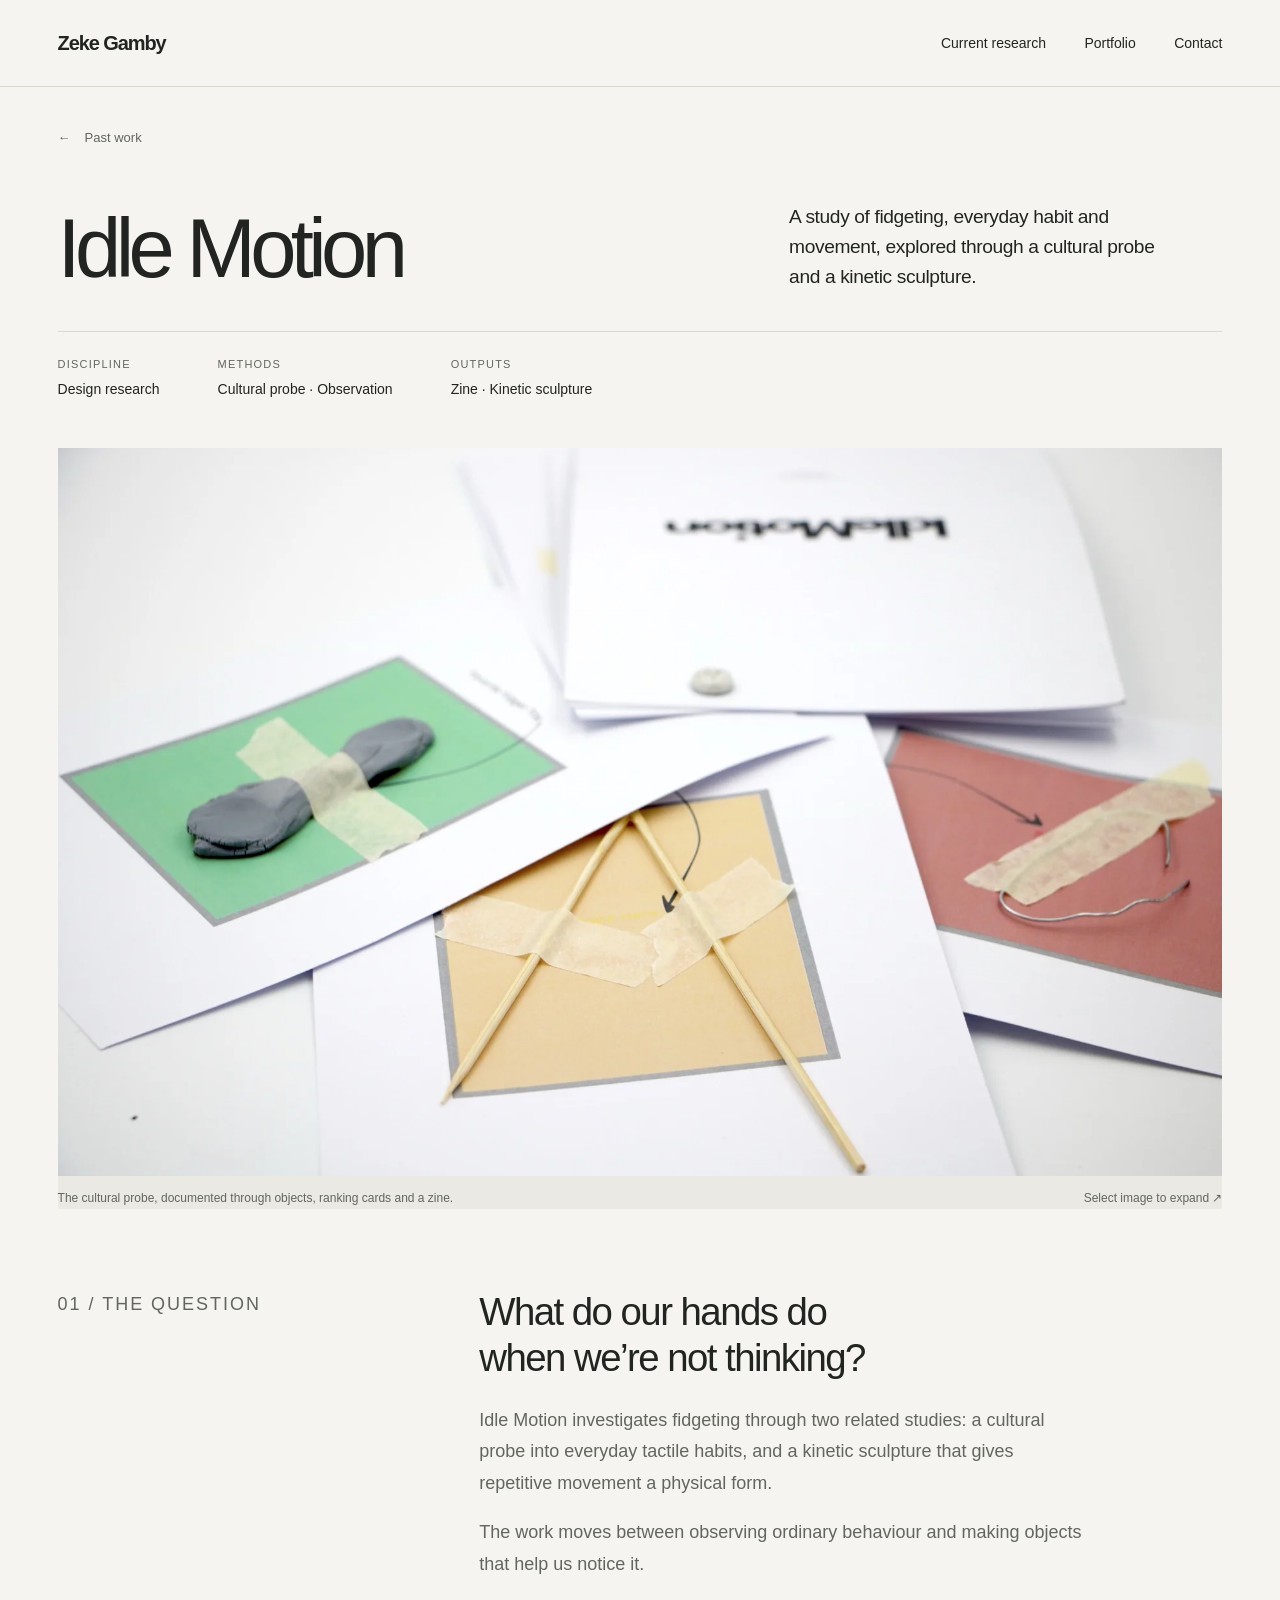
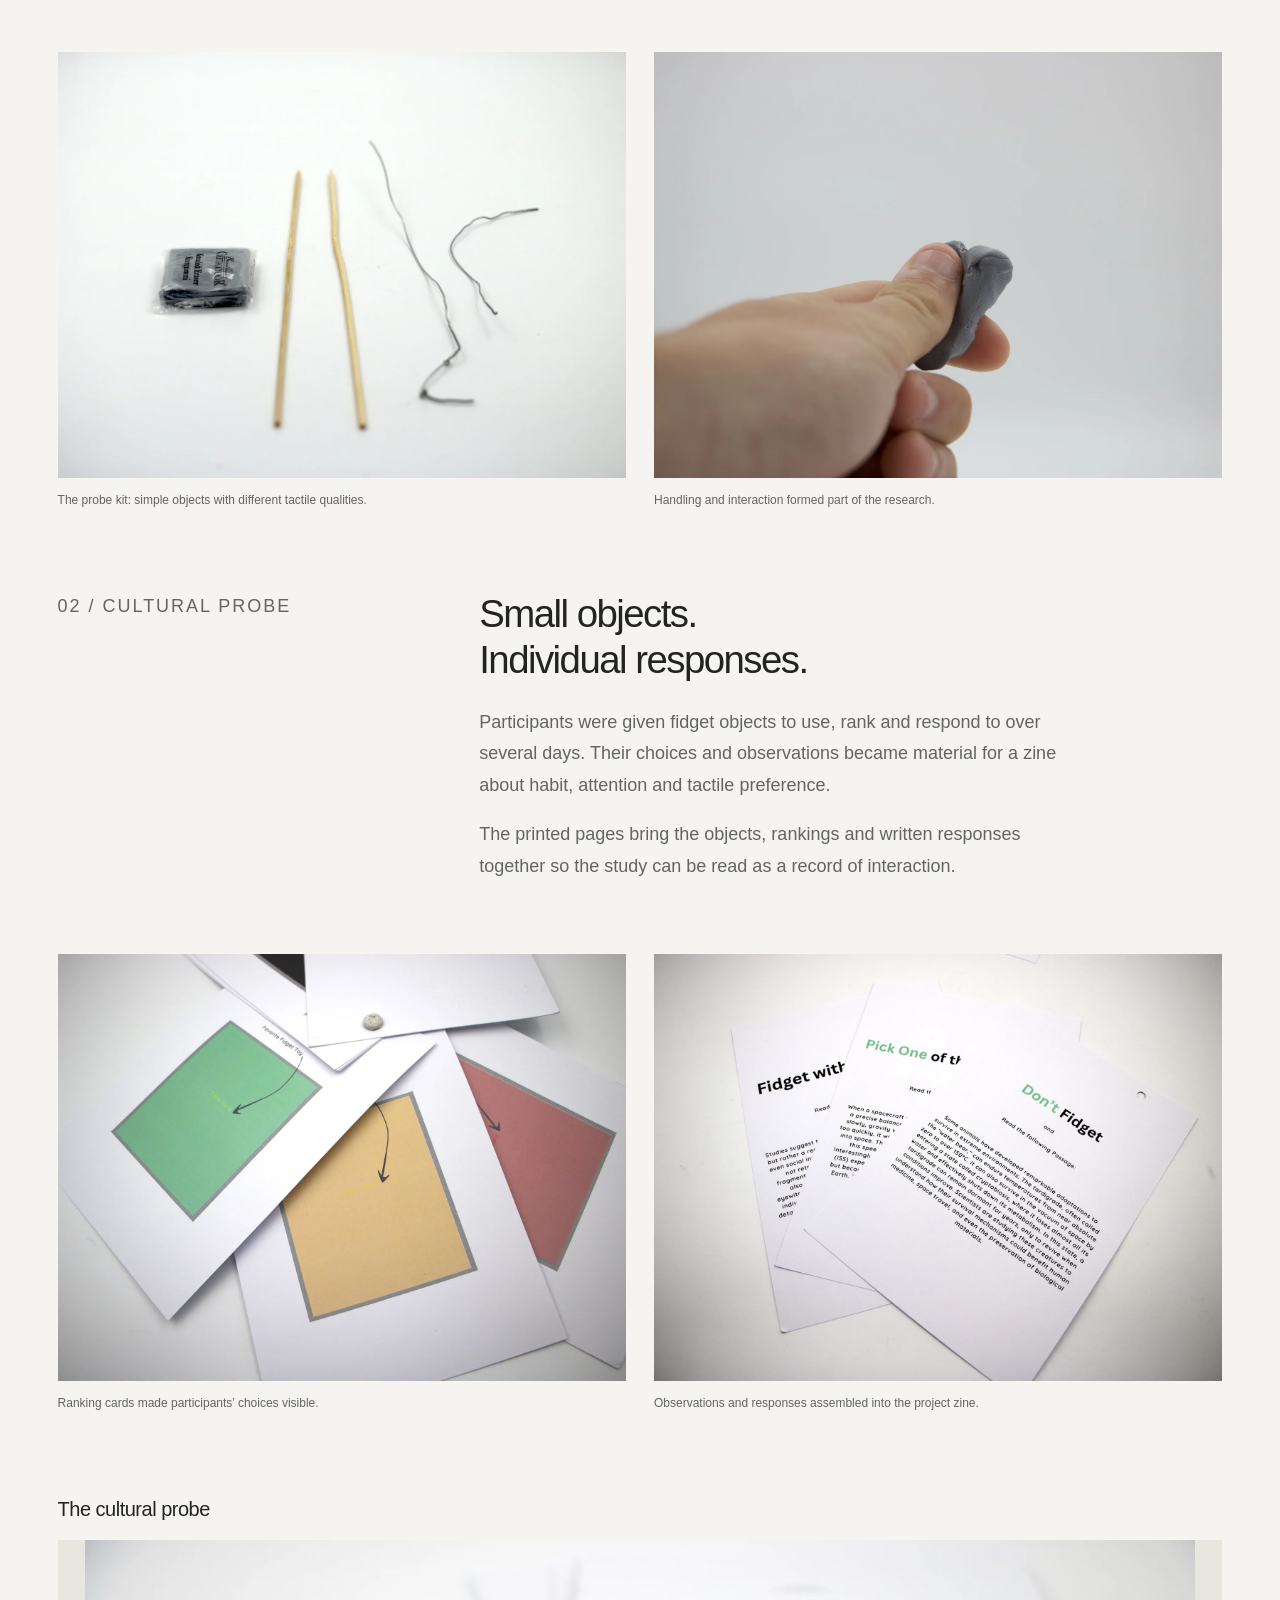
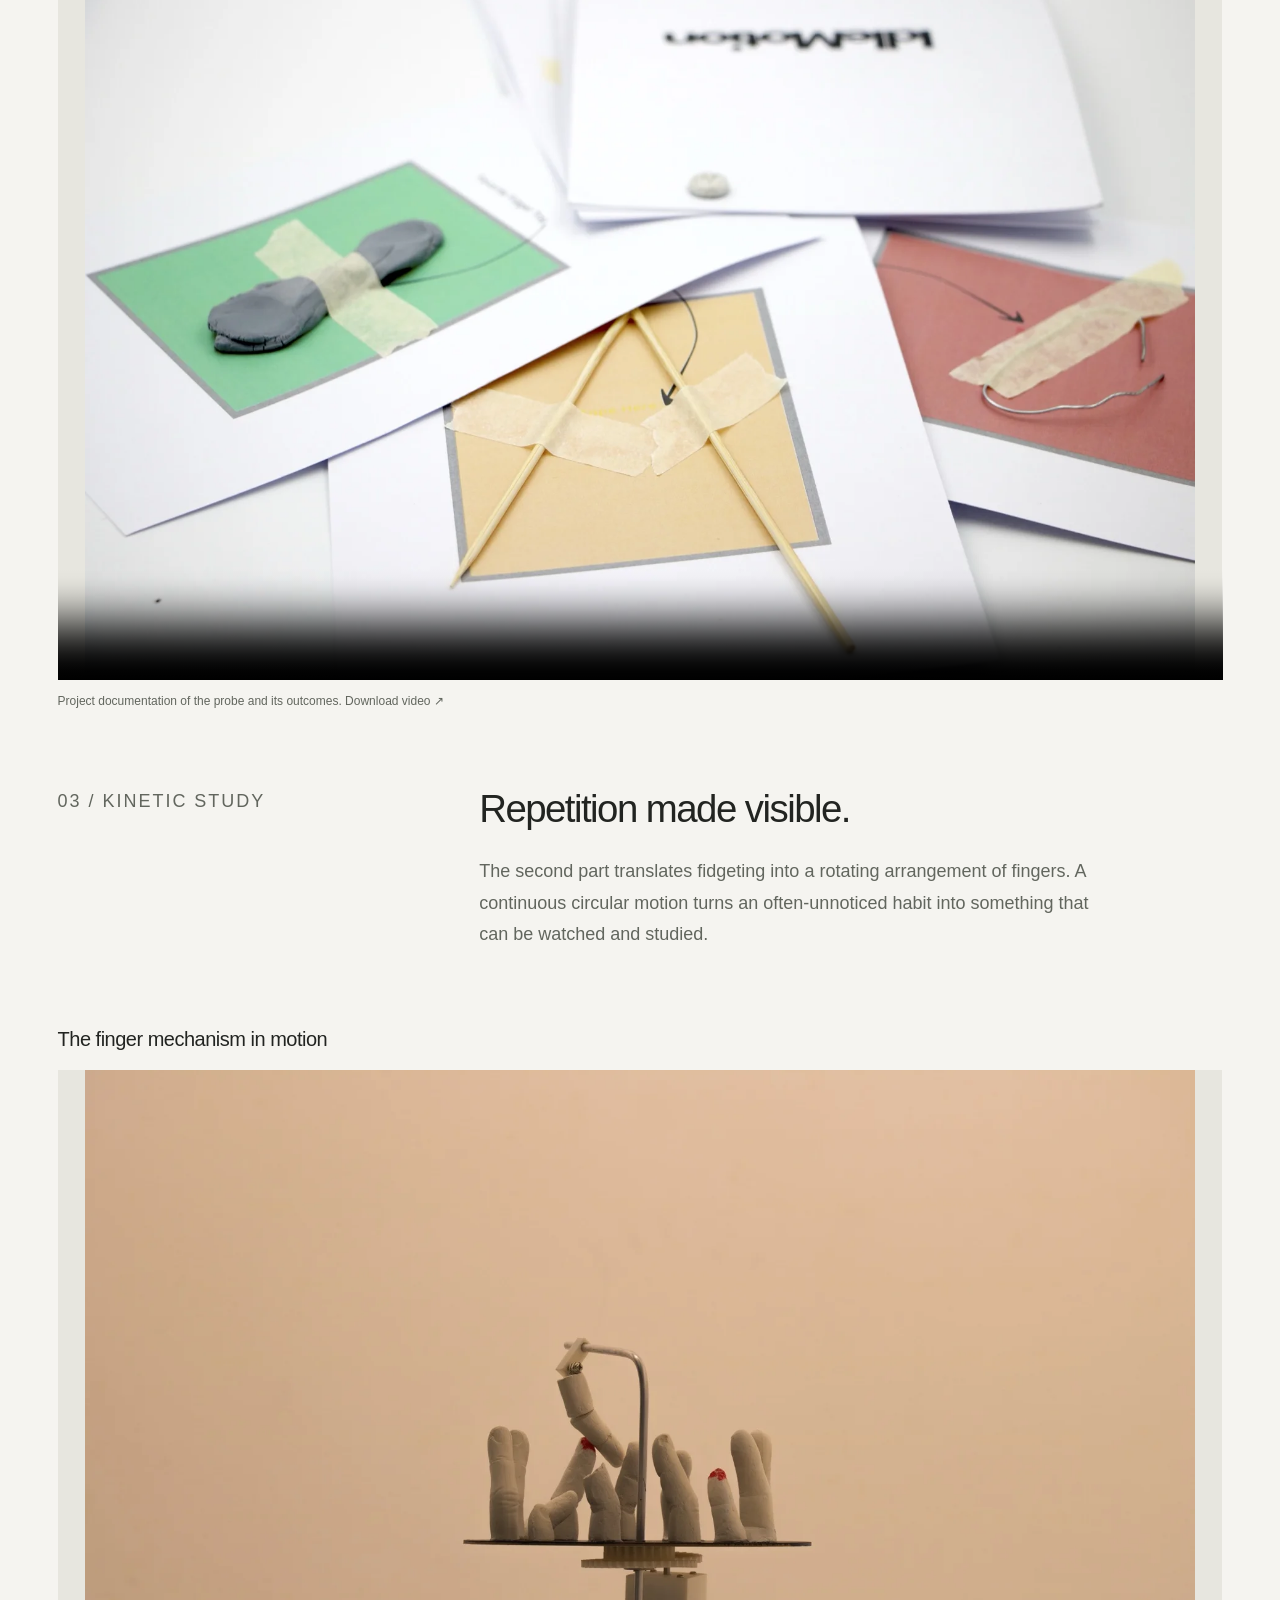
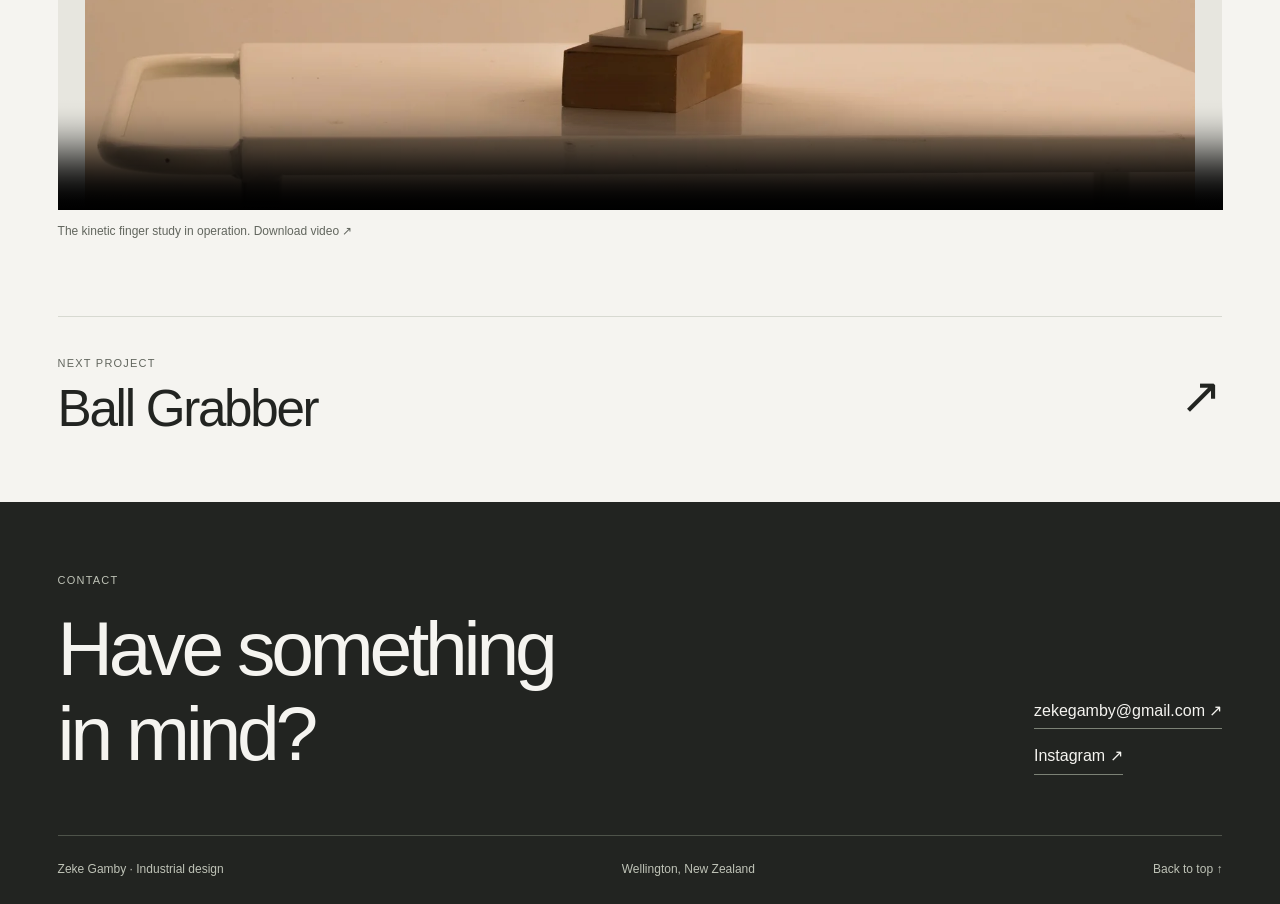
<file: idle-motion.html>
<!doctype html>
<html lang="en"><head>
<meta charset="utf-8"><meta name="viewport" content="width=device-width, initial-scale=1">
<title>Idle Motion — Zeke Gamby</title><meta name="description" content="A study of fidgeting, everyday habit and movement, explored through a cultural probe and a kinetic sculpture.">
<meta name="theme-color" content="#f5f4f0"><link rel="canonical" href="https://zekegamby.com/idle-motion.html">
<meta property="og:type" content="website"><meta property="og:title" content="Idle Motion — Zeke Gamby"><meta property="og:description" content="A study of fidgeting, everyday habit and movement, explored through a cultural probe and a kinetic sculpture."><meta property="og:url" content="https://zekegamby.com/idle-motion.html"><meta property="og:image" content="https://zekegamby.com/assets/idle-cover.webp">
<link rel="icon" href="assets/favicon.svg" type="image/svg+xml"><link rel="stylesheet" href="assets/site.css"><script src="assets/site.js" defer></script>
</head><body><a class="skip" href="#main">Skip to content</a>
<header class="site-header"><div class="wrap header-inner">
<a class="wordmark" href="index.html" aria-label="Zeke Gamby, home">Zeke Gamby</a>
<nav class="site-nav" aria-label="Main navigation"><a href="index.html">Current research</a><a href="portfolio.html">Portfolio</a><a href="index.html#contact">Contact</a></nav>
</div></header><main id="main"><div class="wrap"><header class="project-header"><a class="back-link" href="portfolio.html#projects"><span aria-hidden="true">←</span> Past work</a>
<div class="project-title-row"><h1>Idle Motion</h1><p class="project-intro">A study of fidgeting, everyday habit and movement, explored through a cultural probe and a kinetic sculpture.</p></div><dl class="meta"><div><dt>Discipline</dt><dd>Design research</dd></div><div><dt>Methods</dt><dd>Cultural probe · Observation</dd></div><div><dt>Outputs</dt><dd>Zine · Kinetic sculpture</dd></div></dl></header>
<figure class="project-hero "><a href="assets/idle-cover.webp" class="image-link" data-viewer data-caption="The cultural probe, documented through objects, ranking cards and a zine." aria-label="Expand image: Fidget objects and colour-coded response cards"><img src="assets/idle-cover.webp" srcset="assets/idle-cover-small.webp 840w, assets/idle-cover.webp 1800w" sizes="(max-width: 640px) 100vw, (max-width: 900px) 60vw, 900px" width="1800" height="1200" alt="Fidget objects and colour-coded response cards" loading="eager" fetchpriority="high" decoding="async" class=""></a><figcaption><span>The cultural probe, documented through objects, ranking cards and a zine.</span><span class="expand-hint">Select image to expand ↗</span></figcaption></figure><div class="project-body"><section class="story-section"><p class="section-label">01 / The question</p><div><h2>What do our hands do<br>when we’re not thinking?</h2><p>Idle Motion investigates fidgeting through two related studies: a cultural probe into everyday tactile habits, and a kinetic sculpture that gives repetitive movement a physical form.</p><p>The work moves between observing ordinary behaviour and making objects that help us notice it.</p></div></section><div class="gallery"><figure class=""><a href="assets/idle-kit.webp" class="image-link" data-viewer data-caption="The probe kit: simple objects with different tactile qualities." aria-label="Expand image: A set of simple objects used for fidgeting research"><img src="assets/idle-kit.webp" srcset="assets/idle-kit-small.webp 840w, assets/idle-kit.webp 1800w" sizes="(max-width: 640px) 100vw, (max-width: 900px) 60vw, 900px" width="1800" height="1200" alt="A set of simple objects used for fidgeting research" loading="lazy" decoding="async" class=""></a><figcaption><span>The probe kit: simple objects with different tactile qualities.</span></figcaption></figure><figure class=""><a href="assets/idle-hand.webp" class="image-link" data-viewer data-caption="Handling and interaction formed part of the research." aria-label="Expand image: A hand holding a small tactile object"><img src="assets/idle-hand.webp" srcset="assets/idle-hand-small.webp 840w, assets/idle-hand.webp 1800w" sizes="(max-width: 640px) 100vw, (max-width: 900px) 60vw, 900px" width="1800" height="1200" alt="A hand holding a small tactile object" loading="lazy" decoding="async" class=""></a><figcaption><span>Handling and interaction formed part of the research.</span></figcaption></figure></div><section class="story-section"><p class="section-label">02 / Cultural probe</p><div><h2>Small objects.<br>Individual responses.</h2><p>Participants were given fidget objects to use, rank and respond to over several days. Their choices and observations became material for a zine about habit, attention and tactile preference.</p><p>The printed pages bring the objects, rankings and written responses together so the study can be read as a record of interaction.</p></div></section><div class="gallery"><figure class=""><a href="assets/idle-zine.webp" class="image-link" data-viewer data-caption="Ranking cards made participants’ choices visible." aria-label="Expand image: Colour-coded ranking cards and fidget objects arranged on a table"><img src="assets/idle-zine.webp" srcset="assets/idle-zine-small.webp 840w, assets/idle-zine.webp 1800w" sizes="(max-width: 640px) 100vw, (max-width: 900px) 60vw, 900px" width="1800" height="1200" alt="Colour-coded ranking cards and fidget objects arranged on a table" loading="lazy" decoding="async" class=""></a><figcaption><span>Ranking cards made participants’ choices visible.</span></figcaption></figure><figure class=""><a href="assets/idle-reading.webp" class="image-link" data-viewer data-caption="Observations and responses assembled into the project zine." aria-label="Expand image: An open spread from the Idle Motion research zine"><img src="assets/idle-reading.webp" srcset="assets/idle-reading-small.webp 840w, assets/idle-reading.webp 1800w" sizes="(max-width: 640px) 100vw, (max-width: 900px) 60vw, 900px" width="1800" height="1200" alt="An open spread from the Idle Motion research zine" loading="lazy" decoding="async" class=""></a><figcaption><span>Observations and responses assembled into the project zine.</span></figcaption></figure></div><section class="video-block"><h3>The cultural probe</h3><video controls playsinline preload="none" poster="assets/idle-cover.webp" aria-label="The cultural probe"><source src="videos/idle-motion-demo.mp4" type="video/mp4">Your browser cannot play this video. <a href="videos/idle-motion-demo.mp4">Download the video</a>.</video><p>Project documentation of the probe and its outcomes. <a href="videos/idle-motion-demo.mp4" download>Download video ↗</a></p></section><section class="story-section"><p class="section-label">03 / Kinetic study</p><div><h2>Repetition made visible.</h2><p>The second part translates fidgeting into a rotating arrangement of fingers. A continuous circular motion turns an often-unnoticed habit into something that can be watched and studied.</p></div></section><section class="video-block"><h3>The finger mechanism in motion</h3><video controls playsinline preload="none" poster="assets/wearable-cover.webp" aria-label="The finger mechanism in motion"><source src="videos/idle-motion-fingers.mp4" type="video/mp4">Your browser cannot play this video. <a href="videos/idle-motion-fingers.mp4">Download the video</a>.</video><p>The kinetic finger study in operation. <a href="videos/idle-motion-fingers.mp4" download>Download video ↗</a></p></section></div>
<a class="next-project" href="ball-grabber.html"><div><p class="eyebrow">Next project</p><h2>Ball Grabber</h2></div><span class="big-arrow" aria-hidden="true">↗</span></a>
</div></main><footer class="contact" id="contact"><div class="wrap">
<div class="contact-main"><div><p class="eyebrow">Contact</p><h2>Have something<br>in mind?</h2></div>
<div class="contact-links"><a href="mailto:zekegamby@gmail.com">zekegamby@gmail.com <span aria-hidden="true">↗</span></a><a href="https://instagram.com/zekesdesigns" target="_blank" rel="noopener noreferrer">Instagram <span aria-hidden="true">↗</span></a></div></div>
<div class="footer-row"><span>Zeke Gamby · Industrial design</span><span>Wellington, New Zealand</span><a href="#main">Back to top ↑</a></div>
</div></footer></body></html>
</file>
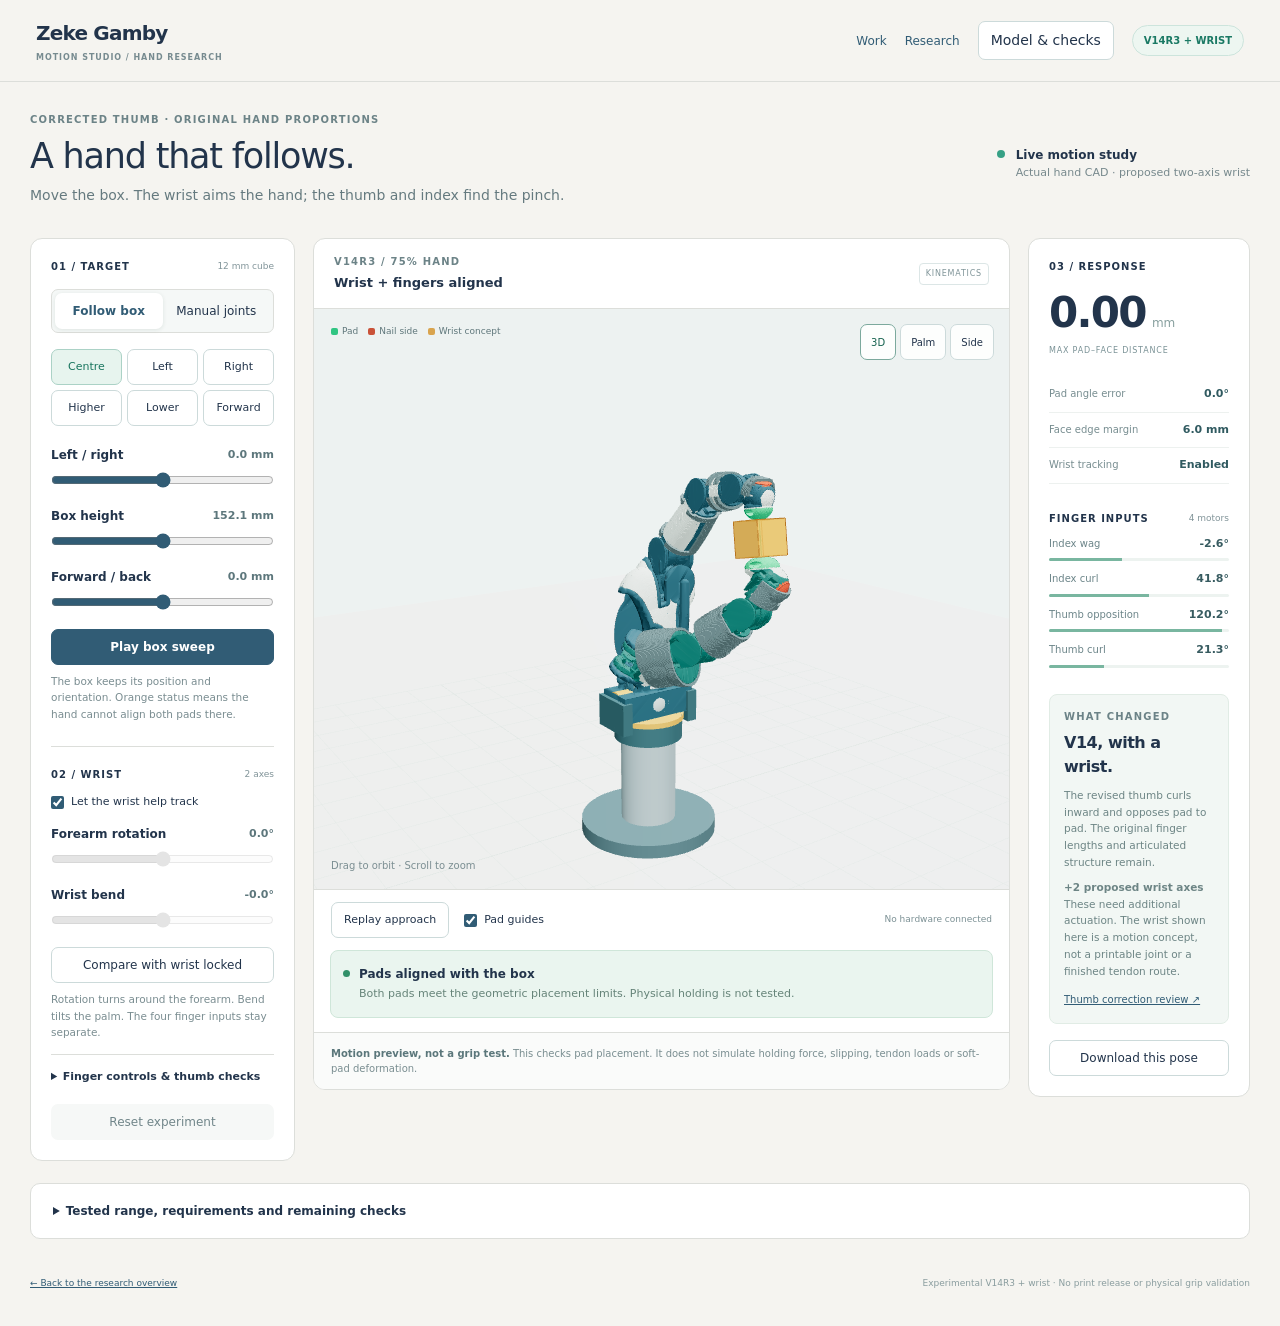
<file: motion-lab.html>
<!doctype html>
<html lang="en"><head><meta charset="utf-8"><meta name="viewport" content="width=device-width,initial-scale=1">
<title>Motion Studio — V14R3 + wrist — Zeke Gamby</title>
<meta name="description" content="The revised V14 thumb and index, with a two-axis wrist and interactive box tracking. Actual hand CAD; a kinematic motion study.">
<meta name="theme-color" content="#f5f4f0">
<link rel="canonical" href="https://zekegamby.com/motion-lab.html">
<meta property="og:type" content="website"><meta property="og:title" content="A hand that follows — Zeke Gamby"><meta property="og:description" content="Explore the latest V14R3 thumb and index, with interactive wrist-assisted box targeting."><meta property="og:url" content="https://zekegamby.com/motion-lab.html"><meta property="og:image" content="https://zekegamby.com/assets/robotics-bench.webp">
<link rel="icon" href="assets/favicon.svg" type="image/svg+xml">
<link rel="stylesheet" href="./studies/v14r3/wrist.css">
<link rel="stylesheet" href="./assets/latest-motion-lab.css">
<script type="importmap">{"imports":{"three":"./studies/v14r3/vendor/three/three.module.js","three/addons/":"./studies/v14r3/vendor/three/jsm/"}}</script>
</head><body>
<header><a class="brand" href="index.html" aria-label="Zeke Gamby, home"><span>Zeke Gamby<small>MOTION STUDIO / HAND RESEARCH</small></span></a><nav><a href="index.html#work">Work</a><a href="index.html#research">Research</a><button id="notesButton">Model &amp; checks</button><span class="version">V14R3 + WRIST</span></nav></header>
<a class="skip" href="#main">Skip to content</a><main id="main">
<div class="intro"><div><span class="eyebrow">CORRECTED THUMB · ORIGINAL HAND PROPORTIONS</span><h1>A hand that follows.</h1><p>Move the box. The wrist aims the hand; the thumb and index find the pinch.</p></div><div class="scope"><span class="dot"></span><div><strong>Live motion study</strong><small>Actual hand CAD · proposed two-axis wrist</small></div></div></div>
<div class="lab">
<aside class="panel controls">
<div class="section-title"><span>01 / TARGET</span><span>12 mm cube</span></div>
<div class="mode-switch"><button id="trackingMode" class="active">Follow box</button><button id="manualMode">Manual joints</button></div>
<div id="targetControls">
<div class="presets"><button data-preset="centre" class="active">Centre</button><button data-preset="left">Left</button><button data-preset="right">Right</button><button data-preset="higher">Higher</button><button data-preset="lower">Lower</button><button data-preset="forward">Forward</button></div>
<label for="targetX">Left / right <output id="targetXValue">0 mm</output></label><input id="targetX" type="range" min="-35" max="35" value="0" step=".5">
<label for="targetZ">Box height <output id="targetZValue">152.1 mm</output></label><input id="targetZ" type="range" min="128.1" max="176.1" value="152.1" step=".5">
<label for="targetY">Forward / back <output id="targetYValue">0 mm</output></label><input id="targetY" type="range" min="-20" max="20" value="0" step=".5">
<button id="sweep" class="primary full">Play box sweep</button>
<p class="hint">The box keeps its position and orientation. Orange status means the hand cannot align both pads there.</p>
</div>
<div class="section-title wrist-title"><span>02 / WRIST</span><span>2 axes</span></div>
<label class="check"><input id="wristAssist" type="checkbox" checked><span>Let the wrist help track</span></label>
<label for="wristRoll">Forearm rotation <output id="wristRollValue">0.0°</output></label><input id="wristRoll" type="range" min="-55" max="55" value="0" step=".5" disabled>
<label for="wristBend">Wrist bend <output id="wristBendValue">0.0°</output></label><input id="wristBend" type="range" min="-35" max="35" value="0" step=".5" disabled>
<button id="lockWrist" class="full">Compare with wrist locked</button>
<p class="hint">Rotation turns around the forearm. Bend tilts the palm. The four finger inputs stay separate.</p>
<details id="manualDetails"><summary>Finger controls &amp; thumb checks</summary><div id="fingerSliders"></div><div class="two-buttons"><button id="curlOnly">Thumb curl only</button><button id="oppOnly">Opposition only</button></div><p class="hint">Manual controls pause tracking. Green marks the pads; terracotta marks the nail side.</p></details>
<button id="reset" class="reset full">Reset experiment</button>
</aside>
<section class="panel scene-panel">
<div class="scene-head"><div><span class="eyebrow">V14R3 / 75% HAND</span><strong id="phase">Preparing the corrected hand…</strong></div><span class="kinematic">KINEMATICS</span></div>
<div id="viewport"><div id="loading"><div class="spinner"></div><strong>Loading your hand CAD</strong><span>Corrected thumb, seven finger joints, two wrist axes.</span></div><div class="view-buttons"><button id="view3D" class="active">3D</button><button id="viewPalm">Palm</button><button id="viewSide">Side</button></div><div class="scene-note">Drag to orbit · Scroll to zoom</div><div class="legend"><span><i class="green"></i>Pad</span><span><i class="nail"></i>Nail side</span><span><i class="gold"></i>Wrist concept</span></div></div>
<div class="scene-footer"><button id="replay">Replay approach</button><label class="check"><input id="showGuides" type="checkbox" checked> Pad guides</label><span id="motionNote">No hardware connected</span></div>
<div id="alignment" class="alignment waiting" role="status" aria-live="polite"><span class="status-dot"></span><div><strong id="reachTitle">Finding a pose…</strong><p id="reachText">The wrist and four finger inputs solve together.</p></div></div>
<div class="boundary"><strong>Motion preview, not a grip test.</strong> This checks pad placement. It does not simulate holding force, slipping, tendon loads or soft-pad deformation.</div>
</section>
<aside class="panel readings"><div class="section-title"><span>03 / RESPONSE</span></div>
<div class="big-reading"><span id="gapValue">—</span><small>mm</small></div><p class="metric-label">MAX PAD–FACE DISTANCE</p>
<div class="metric"><span>Pad angle error</span><strong id="angleValue">—</strong></div><div class="metric"><span>Face edge margin</span><strong id="edgeValue">—</strong></div><div class="metric"><span>Wrist tracking</span><strong id="assistValue">Enabled</strong></div>
<div class="section-title inputs"><span>FINGER INPUTS</span><span>4 motors</span></div><div id="inputReadings"></div>
<div class="model-card"><span class="eyebrow">WHAT CHANGED</span><h2>V14, with a wrist.</h2><p>The revised thumb curls inward and opposes pad to pad. The original finger lengths and articulated structure remain.</p><p><strong>+2 proposed wrist axes</strong><br>These need additional actuation. The wrist shown here is a motion concept, not a printable joint or a finished tendon route.</p><a href="./studies/v14r3/assets/v14r3/V14R3_Thumb_Motion_Review.pdf" target="_blank" rel="noopener">Thumb correction review ↗</a></div>
<button id="exportPose" class="full">Download this pose</button>
</aside></div>
<details class="checks" id="checks"><summary>Tested range, requirements and remaining checks</summary><div class="checks-grid"><div><h2>What the numbers mean</h2><p>For a 12 mm cube, each pad reference must be within 0.3 mm of an opposing face, within 15° of its normal and at least 1.5 mm inside the face edge. Both nail sides must face away from the target. A green result means these geometric checks pass at the solved pose.</p><p id="workspaceResult">Workspace test results loading…</p><p>The six preset approach paths passed sampled rigid hand–box and hand-part clearance checks. The wrist mechanism and forearm cable routing are excluded. Soft surface overlap reaches 0.97 mm in these paths; this does not establish actual pad compression or holding force.</p><p>Joint targets use four finger commands with assumed curl ratios. They are not calibrated servo commands or a tendon dynamics result. The box position is supplied by these controls; camera tracking is not included.</p><a href="./studies/v14r3/assets/v14r3/wrist-tests.json" target="_blank">Read reproducible motion checks ↗</a><p><a href="./studies/v14r3/assets/v14r3/collision-checks.json" target="_blank">Read sampled CAD clearance checks ↗</a></p></div><div><h2>Review against the V14 brief</h2><table><thead><tr><th>Requirement</th><th>Status</th></tr></thead><tbody><tr><td>V14 lengths, joints and four finger inputs retained</td><td>PASS</td></tr><tr><td>Recognisable articulated hand</td><td>PASS</td></tr><tr><td>Hand function &amp; physical tendon decoupling</td><td>UNVERIFIED</td></tr><tr><td>Assembly, wrist routing and actuator fit</td><td>UNVERIFIED</td></tr><tr><td>Joint durability &amp; actual pad softness</td><td>UNVERIFIED</td></tr><tr><td>Cost &amp; manufacturing-time advantage</td><td>UNVERIFIED</td></tr><tr><td>Evidence and limitations stated</td><td>PASS</td></tr></tbody></table><p>Wrist motion is the requested extension. Limits of ±55° rotation and ±35° bend are engineering assumptions. Its bearings, motors, cable service loops and printed parts still need design. The hand remains a PolyJet concept; existing FDM covers and supports remain auxiliary parts.</p></div></div></details>
</main><noscript><p class="noscript-note">This interactive study needs JavaScript. <a href="index.html#research">Read the research</a> or <a href="studies/v14r3/assets/v14r3/V14R3_Thumb_Motion_Review.pdf">view the thumb motion review</a>.</p></noscript><footer><a href="index.html">← Back to the research overview</a> <span>Experimental V14R3 + wrist · No print release or physical grip validation</span></footer>
<script type="module" src="./studies/v14r3/wrist-app.js"></script></body></html>
</file>
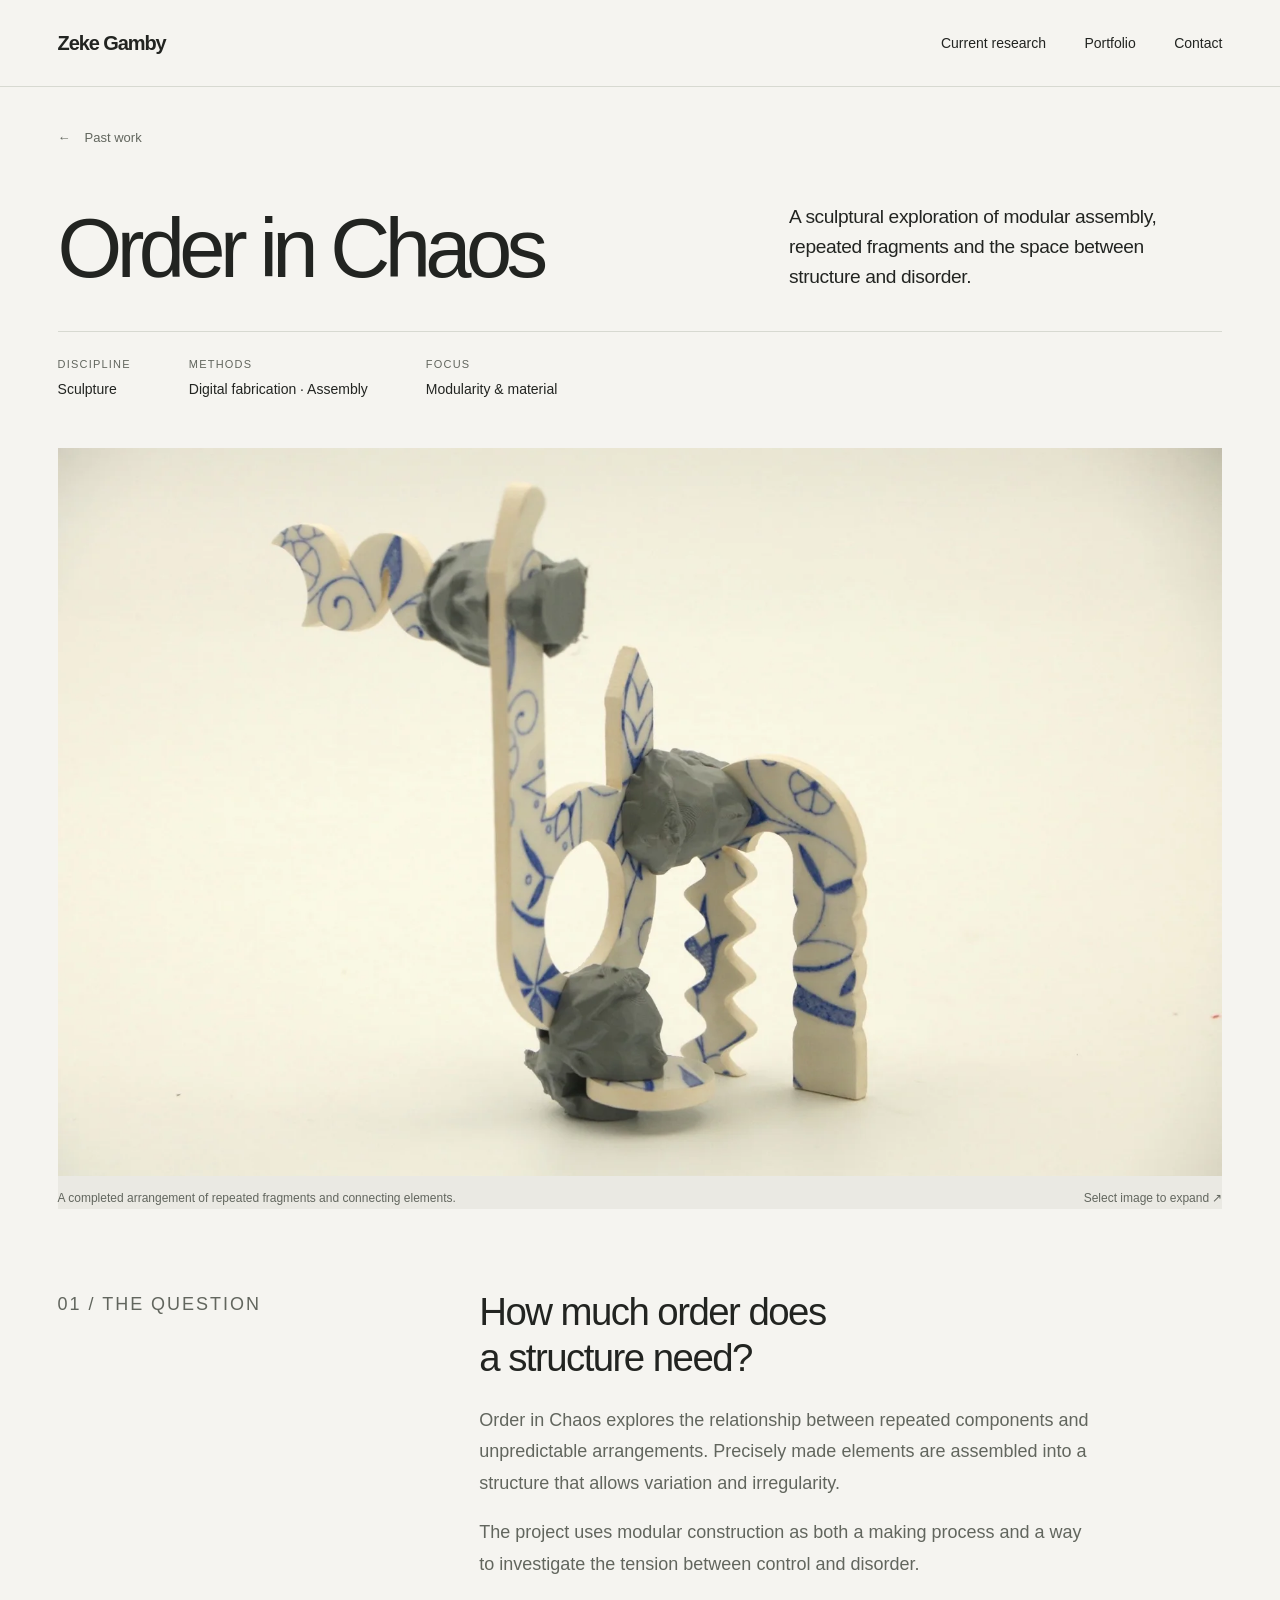
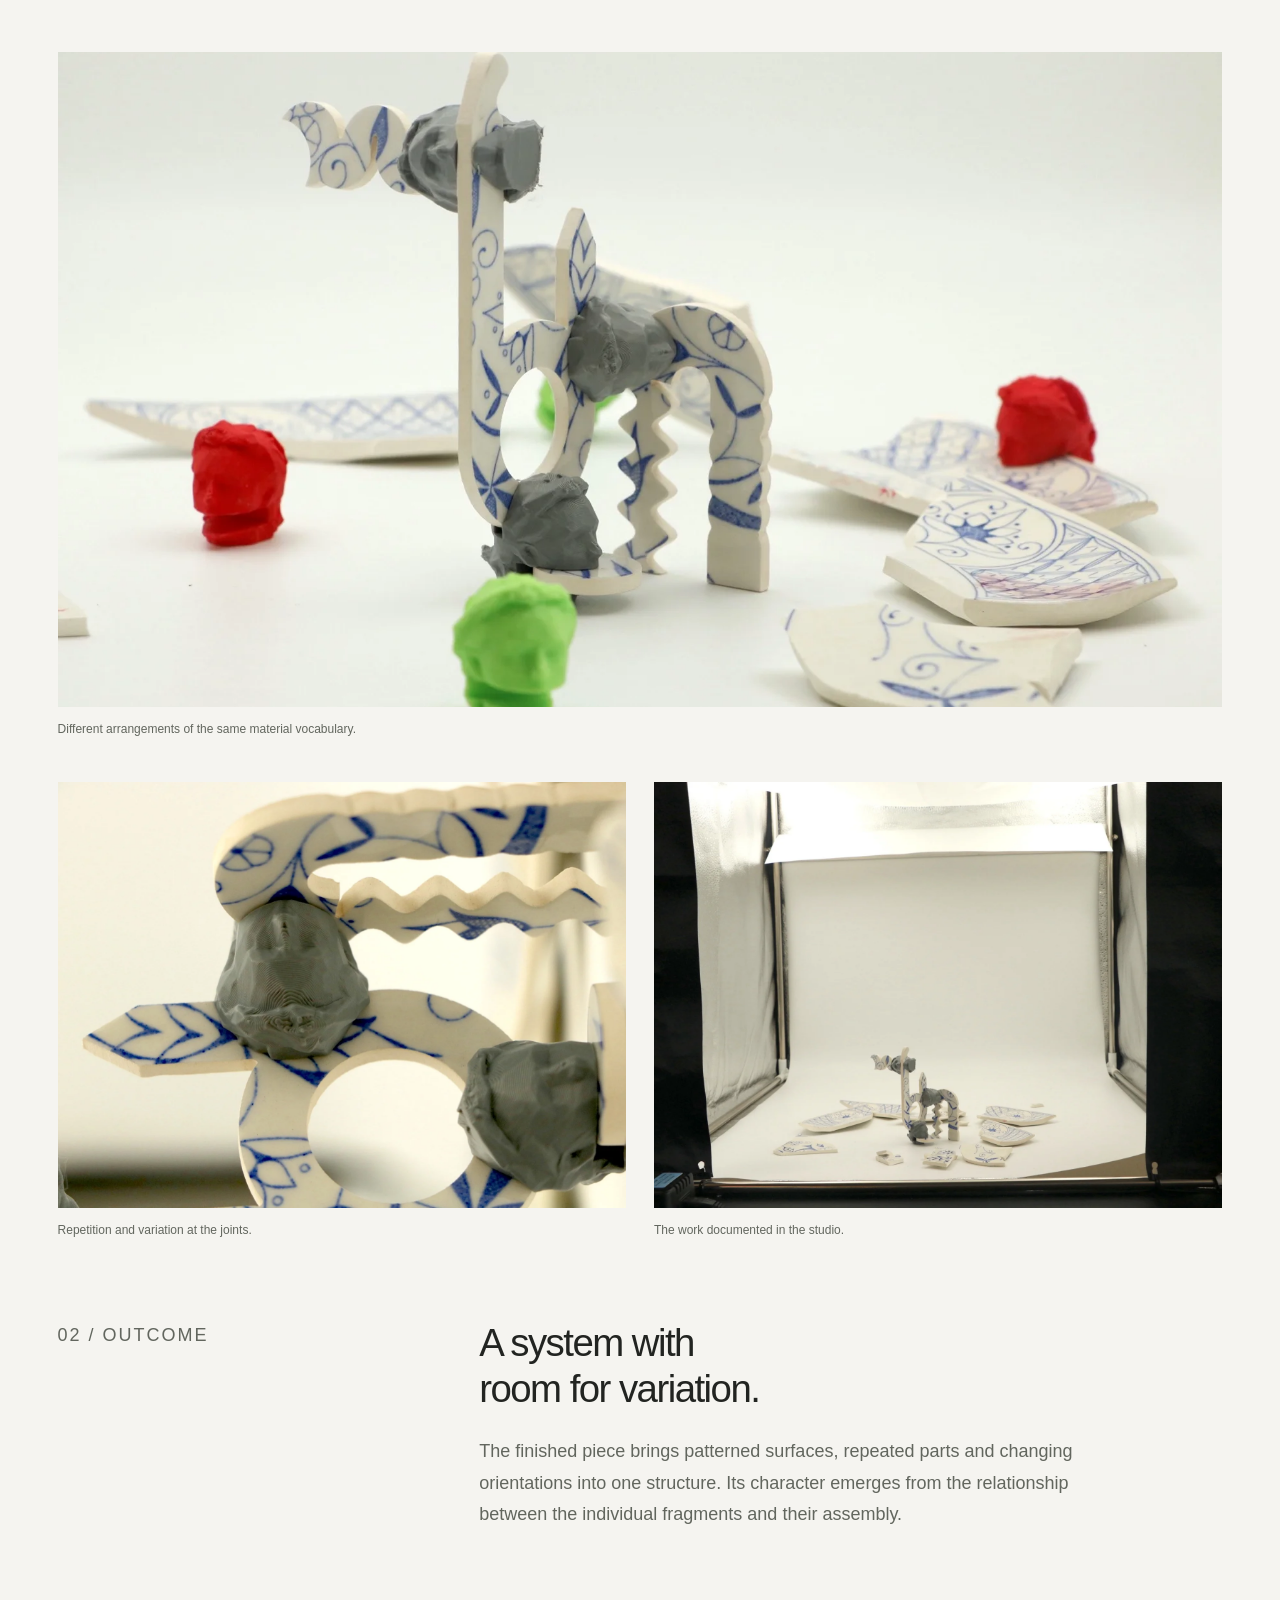
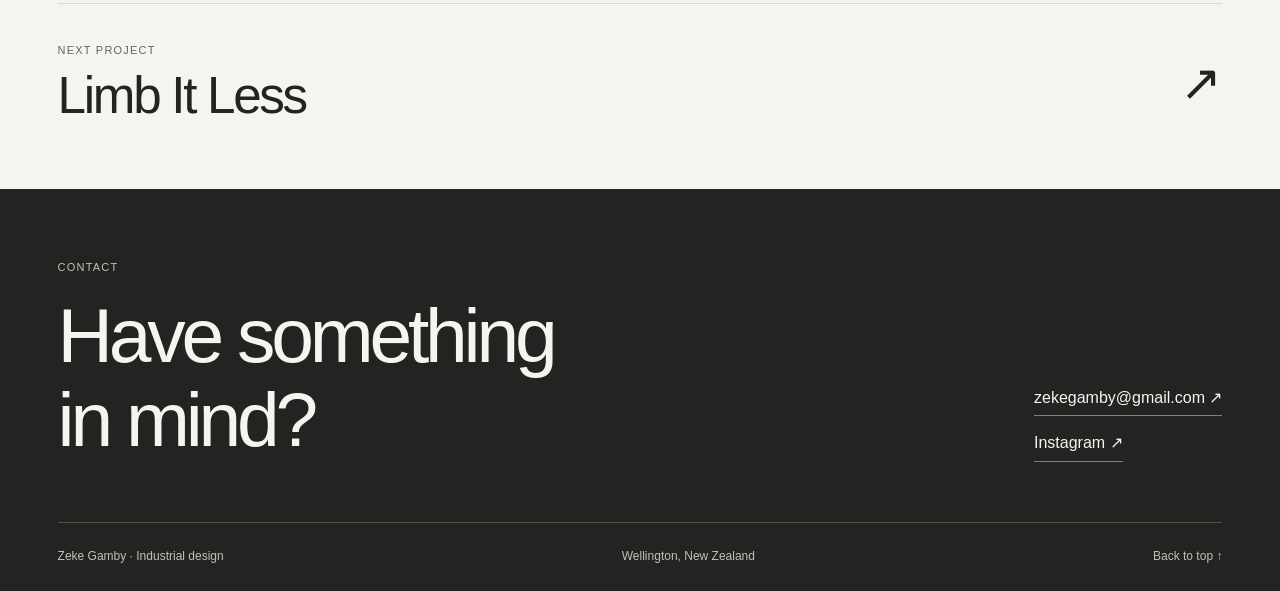
<file: order-in-chaos.html>
<!doctype html>
<html lang="en"><head>
<meta charset="utf-8"><meta name="viewport" content="width=device-width, initial-scale=1">
<title>Order in Chaos — Zeke Gamby</title><meta name="description" content="A sculptural exploration of modular assembly, repeated fragments and the space between structure and disorder.">
<meta name="theme-color" content="#f5f4f0"><link rel="canonical" href="https://zekegamby.com/order-in-chaos.html">
<meta property="og:type" content="website"><meta property="og:title" content="Order in Chaos — Zeke Gamby"><meta property="og:description" content="A sculptural exploration of modular assembly, repeated fragments and the space between structure and disorder."><meta property="og:url" content="https://zekegamby.com/order-in-chaos.html"><meta property="og:image" content="https://zekegamby.com/assets/chaos-cover.webp">
<link rel="icon" href="assets/favicon.svg" type="image/svg+xml"><link rel="stylesheet" href="assets/site.css"><script src="assets/site.js" defer></script>
</head><body><a class="skip" href="#main">Skip to content</a>
<header class="site-header"><div class="wrap header-inner">
<a class="wordmark" href="index.html" aria-label="Zeke Gamby, home">Zeke Gamby</a>
<nav class="site-nav" aria-label="Main navigation"><a href="index.html">Current research</a><a href="portfolio.html">Portfolio</a><a href="index.html#contact">Contact</a></nav>
</div></header><main id="main"><div class="wrap"><header class="project-header"><a class="back-link" href="portfolio.html#projects"><span aria-hidden="true">←</span> Past work</a>
<div class="project-title-row"><h1>Order in Chaos</h1><p class="project-intro">A sculptural exploration of modular assembly, repeated fragments and the space between structure and disorder.</p></div><dl class="meta"><div><dt>Discipline</dt><dd>Sculpture</dd></div><div><dt>Methods</dt><dd>Digital fabrication · Assembly</dd></div><div><dt>Focus</dt><dd>Modularity &amp; material</dd></div></dl></header>
<figure class="project-hero "><a href="assets/chaos-cover.webp" class="image-link" data-viewer data-caption="A completed arrangement of repeated fragments and connecting elements." aria-label="Expand image: A modular sculpture made of curved patterned fragments and connectors"><img src="assets/chaos-cover.webp" srcset="assets/chaos-cover-small.webp 840w, assets/chaos-cover.webp 1800w" sizes="(max-width: 640px) 100vw, (max-width: 900px) 60vw, 900px" width="1800" height="1200" alt="A modular sculpture made of curved patterned fragments and connectors" loading="eager" fetchpriority="high" decoding="async" class=""></a><figcaption><span>A completed arrangement of repeated fragments and connecting elements.</span><span class="expand-hint">Select image to expand ↗</span></figcaption></figure><div class="project-body"><section class="story-section"><p class="section-label">01 / The question</p><div><h2>How much order does<br>a structure need?</h2><p>Order in Chaos explores the relationship between repeated components and unpredictable arrangements. Precisely made elements are assembled into a structure that allows variation and irregularity.</p><p>The project uses modular construction as both a making process and a way to investigate the tension between control and disorder.</p></div></section><div class="gallery"><figure class="wide"><a href="assets/chaos-group.webp" class="image-link" data-viewer data-caption="Different arrangements of the same material vocabulary." aria-label="Expand image: A group of assembled sculptural forms and loose fragments"><img src="assets/chaos-group.webp" srcset="assets/chaos-group-small.webp 840w, assets/chaos-group.webp 1800w" sizes="(max-width: 640px) 100vw, (max-width: 900px) 60vw, 900px" width="1800" height="1200" alt="A group of assembled sculptural forms and loose fragments" loading="lazy" decoding="async" class=""></a><figcaption><span>Different arrangements of the same material vocabulary.</span></figcaption></figure><figure class=""><a href="assets/chaos-detail.webp" class="image-link" data-viewer data-caption="Repetition and variation at the joints." aria-label="Expand image: Close-up of patterned curved fragments and grey connecting elements"><img src="assets/chaos-detail.webp" srcset="assets/chaos-detail-small.webp 840w, assets/chaos-detail.webp 1800w" sizes="(max-width: 640px) 100vw, (max-width: 900px) 60vw, 900px" width="1800" height="1200" alt="Close-up of patterned curved fragments and grey connecting elements" loading="lazy" decoding="async" class=""></a><figcaption><span>Repetition and variation at the joints.</span></figcaption></figure><figure class=""><a href="assets/chaos-studio.webp" class="image-link" data-viewer data-caption="The work documented in the studio." aria-label="Expand image: The sculpture arranged within its photography setup"><img src="assets/chaos-studio.webp" srcset="assets/chaos-studio-small.webp 840w, assets/chaos-studio.webp 1800w" sizes="(max-width: 640px) 100vw, (max-width: 900px) 60vw, 900px" width="1800" height="1200" alt="The sculpture arranged within its photography setup" loading="lazy" decoding="async" class=""></a><figcaption><span>The work documented in the studio.</span></figcaption></figure></div><section class="story-section"><p class="section-label">02 / Outcome</p><div><h2>A system with<br>room for variation.</h2><p>The finished piece brings patterned surfaces, repeated parts and changing orientations into one structure. Its character emerges from the relationship between the individual fragments and their assembly.</p></div></section></div>
<a class="next-project" href="project1.html"><div><p class="eyebrow">Next project</p><h2>Limb It Less</h2></div><span class="big-arrow" aria-hidden="true">↗</span></a>
</div></main><footer class="contact" id="contact"><div class="wrap">
<div class="contact-main"><div><p class="eyebrow">Contact</p><h2>Have something<br>in mind?</h2></div>
<div class="contact-links"><a href="mailto:zekegamby@gmail.com">zekegamby@gmail.com <span aria-hidden="true">↗</span></a><a href="https://instagram.com/zekesdesigns" target="_blank" rel="noopener noreferrer">Instagram <span aria-hidden="true">↗</span></a></div></div>
<div class="footer-row"><span>Zeke Gamby · Industrial design</span><span>Wellington, New Zealand</span><a href="#main">Back to top ↑</a></div>
</div></footer></body></html>
</file>
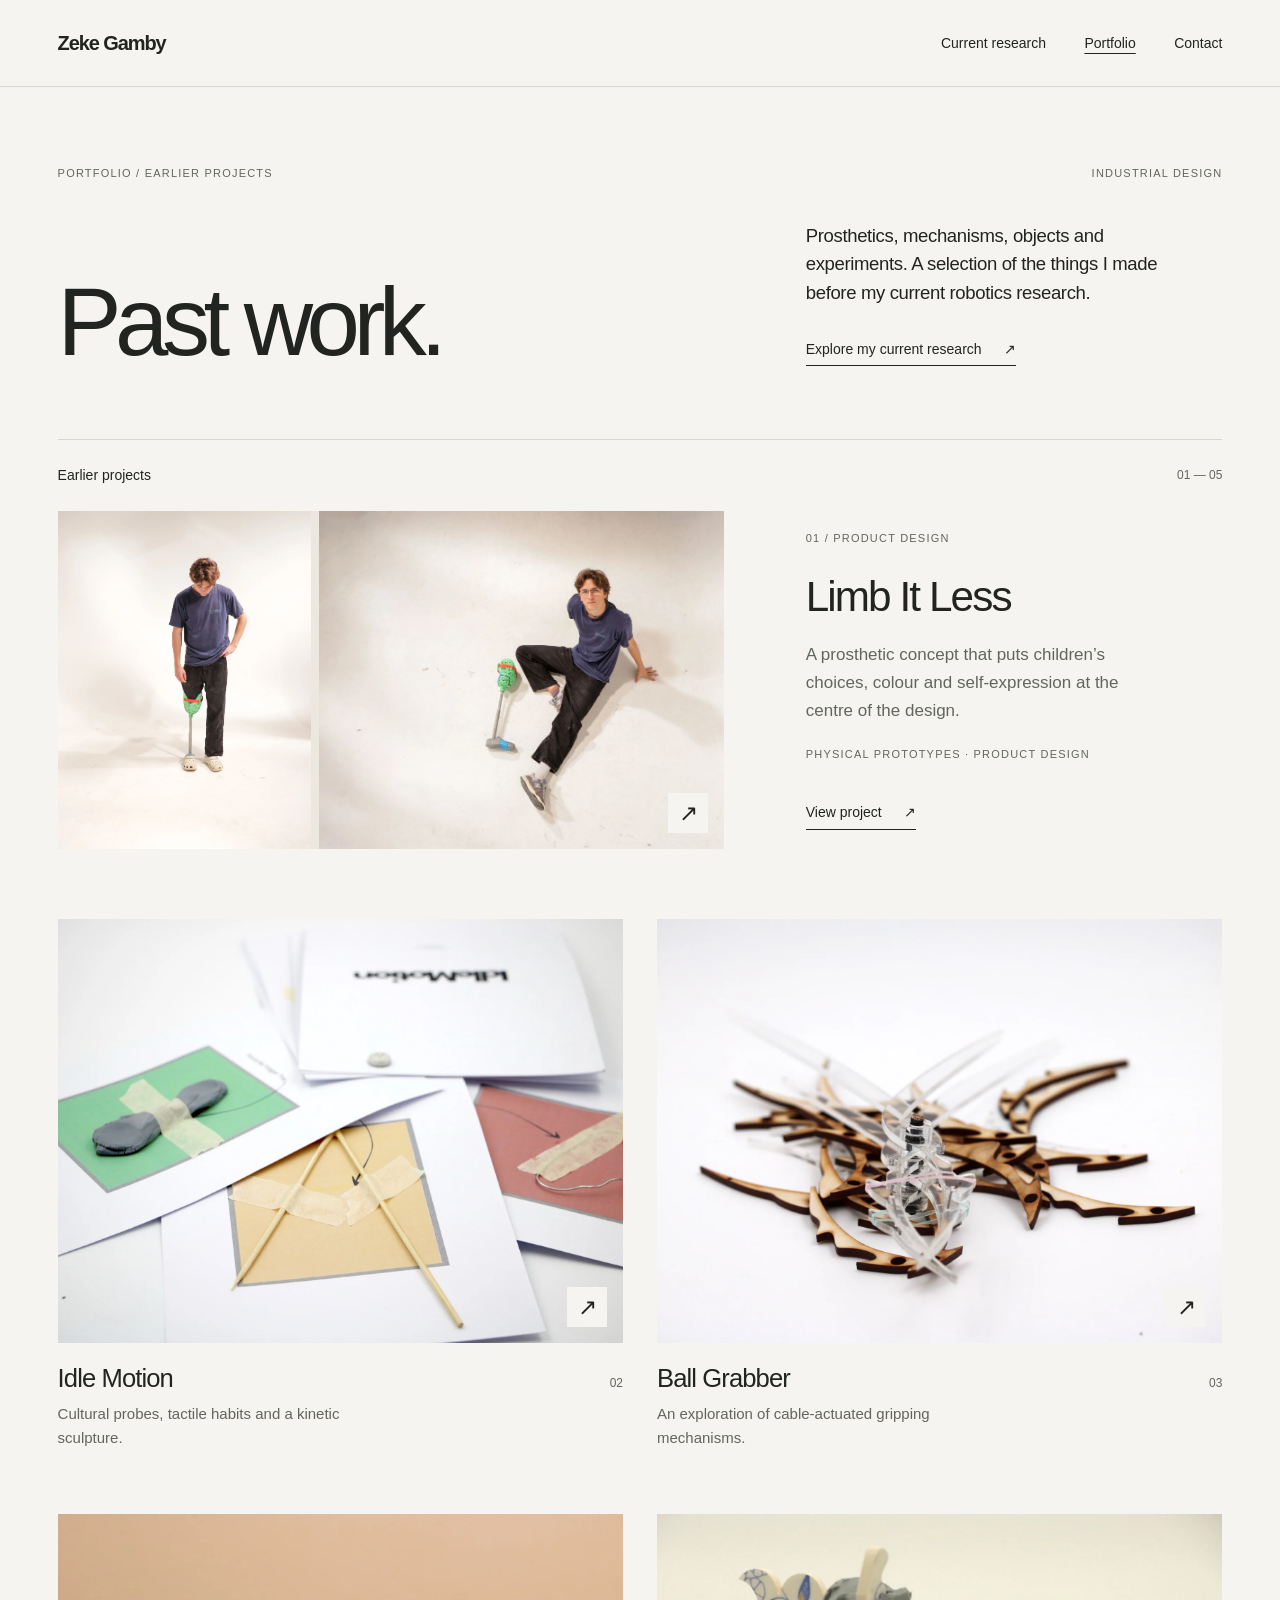
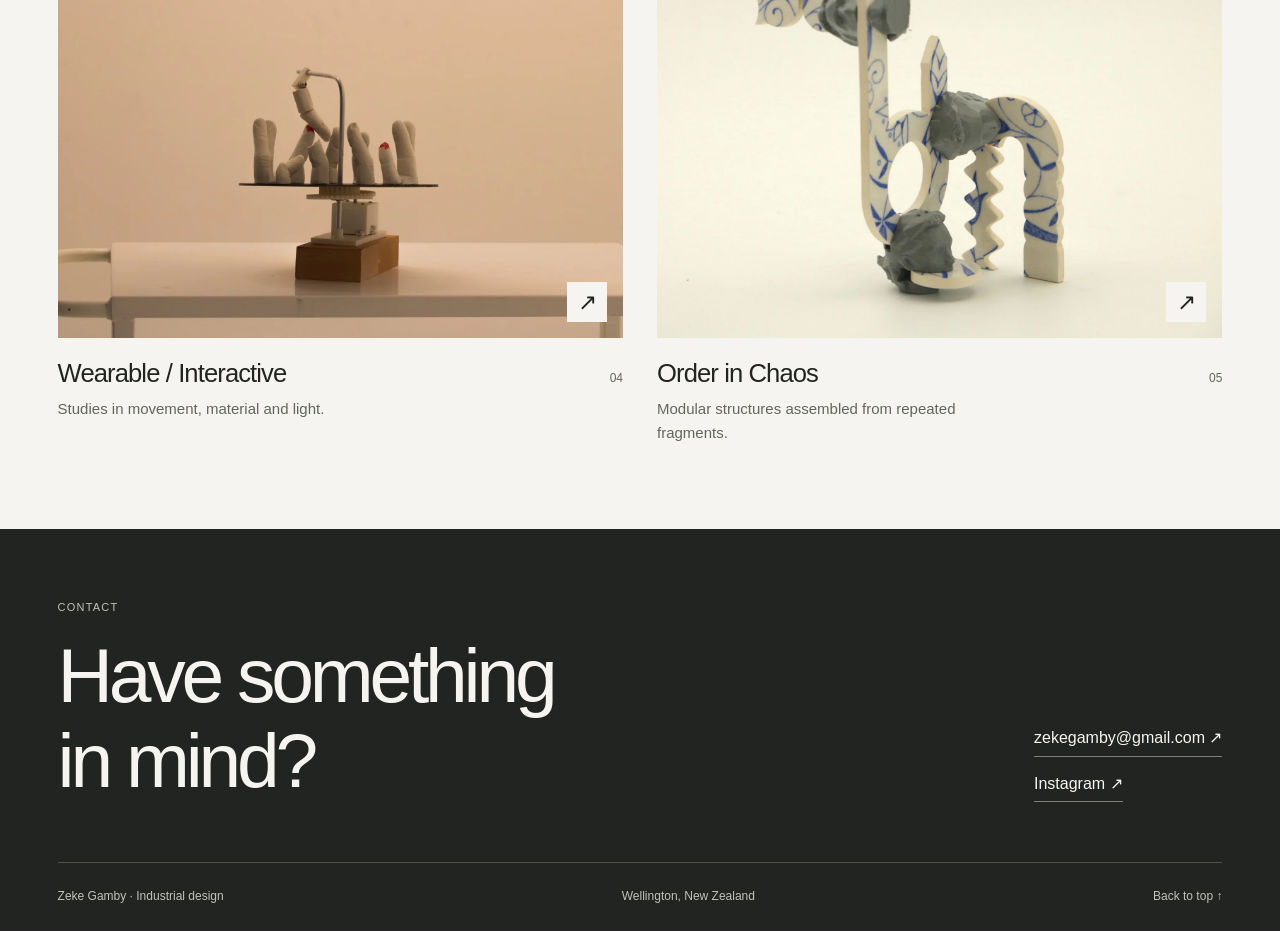
<file: portfolio.html>
<!doctype html>
<html lang="en">
<head>
<meta charset="utf-8"><meta name="viewport" content="width=device-width, initial-scale=1">
<title>Past Work — Zeke Gamby</title>
<meta name="description" content="Earlier industrial design projects by Zeke Gamby: prosthetic concepts, mechanisms, interaction studies and sculpture.">
<meta name="theme-color" content="#f5f4f0"><link rel="canonical" href="https://zekegamby.com/portfolio.html">
<meta property="og:type" content="website"><meta property="og:title" content="Past Work — Zeke Gamby">
<meta property="og:description" content="A selection of earlier projects in industrial design, physical prototyping and interaction.">
<meta property="og:url" content="https://zekegamby.com/portfolio.html"><meta property="og:image" content="https://zekegamby.com/assets/limb-testing.webp">
<link rel="icon" href="assets/favicon.svg" type="image/svg+xml"><link rel="stylesheet" href="assets/site.css?v=prosthetic-photos-1">
</head><body><a class="skip" href="#main">Skip to content</a>
<header class="site-header"><div class="wrap header-inner"><a class="wordmark" href="index.html">Zeke Gamby</a><nav class="site-nav" aria-label="Main navigation"><a href="index.html">Current research</a><a href="portfolio.html" aria-current="page">Portfolio</a><a href="index.html#contact">Contact</a></nav></div></header>
<main id="main"><div class="wrap">
<section class="hero" aria-labelledby="portfolio-title">
<div class="hero-topline eyebrow"><span>Portfolio / Earlier projects</span><span>Industrial design</span></div>
<div class="hero-main"><h1 id="portfolio-title">Past work.</h1><div class="hero-copy"><p>Prosthetics, mechanisms, objects and experiments. A selection of the things I made before my current robotics research.</p><a class="text-link" href="index.html">Explore my current research <span aria-hidden="true">↗</span></a></div></div>
</section>
<section id="projects" aria-labelledby="work-heading"><div class="section-heading"><h2 id="work-heading">Earlier projects</h2><span>01 — 05</span></div>
<article class="featured-project"><a class="project-image prototype-pair" href="project1.html" aria-label="View Limb It Less: Zeke with the physical prosthetic prototype"><img src="assets/limb-prototype.webp" width="1346" height="1800" alt="Zeke standing with his full-scale prosthetic prototype" loading="lazy" decoding="async"><img src="assets/limb-testing.webp" width="1800" height="1502" alt="Zeke seated with the green prosthetic prototype in the studio" loading="lazy" decoding="async"><span class="image-arrow" aria-hidden="true">↗</span></a><div class="project-copy"><span class="index-number">01 / Product design</span><h3><a href="project1.html">Limb It Less</a></h3><p>A prosthetic concept that puts children’s choices, colour and self-expression at the centre of the design.</p><p class="project-kind">Physical prototypes · Product design</p><a class="text-link" href="project1.html">View project <span aria-hidden="true">↗</span></a></div></article>
<div class="project-grid"><article class="work-item"><a href="idle-motion.html"><div class="project-image"><img src="assets/idle-cover.webp" srcset="assets/idle-cover-small.webp 840w, assets/idle-cover.webp 1800w" sizes="(max-width: 640px) 100vw, (max-width: 900px) 60vw, 900px" width="1800" height="1200" alt="Fidget objects and the colour-coded cards used to document them" loading="lazy" decoding="async" class=""><span class="image-arrow" aria-hidden="true">↗</span></div><div class="work-title"><h3>Idle Motion</h3><span>02</span></div><p>Cultural probes, tactile habits and a kinetic sculpture.</p></a></article><article class="work-item"><a href="ball-grabber.html"><div class="project-image"><img src="assets/grabber-cover.webp" srcset="assets/grabber-cover-small.webp 840w, assets/grabber-cover.webp 1800w" sizes="(max-width: 640px) 100vw, (max-width: 900px) 60vw, 900px" width="1800" height="1200" alt="A transparent and timber mechanical gripping prototype" loading="lazy" decoding="async" class=""><span class="image-arrow" aria-hidden="true">↗</span></div><div class="work-title"><h3>Ball Grabber</h3><span>03</span></div><p>An exploration of cable-actuated gripping mechanisms.</p></a></article><article class="work-item"><a href="wearable-products.html"><div class="project-image"><img src="assets/wearable-cover.webp" srcset="assets/wearable-cover-small.webp 840w, assets/wearable-cover.webp 1800w" sizes="(max-width: 640px) 100vw, (max-width: 900px) 60vw, 900px" width="1800" height="1200" alt="A circular arrangement of articulated fingers on a tabletop" loading="lazy" decoding="async" class=""><span class="image-arrow" aria-hidden="true">↗</span></div><div class="work-title"><h3>Wearable / Interactive</h3><span>04</span></div><p>Studies in movement, material and light.</p></a></article><article class="work-item"><a href="order-in-chaos.html"><div class="project-image"><img src="assets/chaos-cover.webp" srcset="assets/chaos-cover-small.webp 840w, assets/chaos-cover.webp 1800w" sizes="(max-width: 640px) 100vw, (max-width: 900px) 60vw, 900px" width="1800" height="1200" alt="A sculpture combining curved patterned fragments and grey connectors" loading="lazy" decoding="async" class=""><span class="image-arrow" aria-hidden="true">↗</span></div><div class="work-title"><h3>Order in Chaos</h3><span>05</span></div><p>Modular structures assembled from repeated fragments.</p></a></article></div></section></div></main><footer class="contact" id="contact"><div class="wrap">
<div class="contact-main"><div><p class="eyebrow">Contact</p><h2>Have something<br>in mind?</h2></div>
<div class="contact-links"><a href="mailto:zekegamby@gmail.com">zekegamby@gmail.com <span aria-hidden="true">↗</span></a><a href="https://instagram.com/zekesdesigns" target="_blank" rel="noopener noreferrer">Instagram <span aria-hidden="true">↗</span></a></div></div>
<div class="footer-row"><span>Zeke Gamby · Industrial design</span><span>Wellington, New Zealand</span><a href="#main">Back to top ↑</a></div>
</div></footer></body></html>
</file>
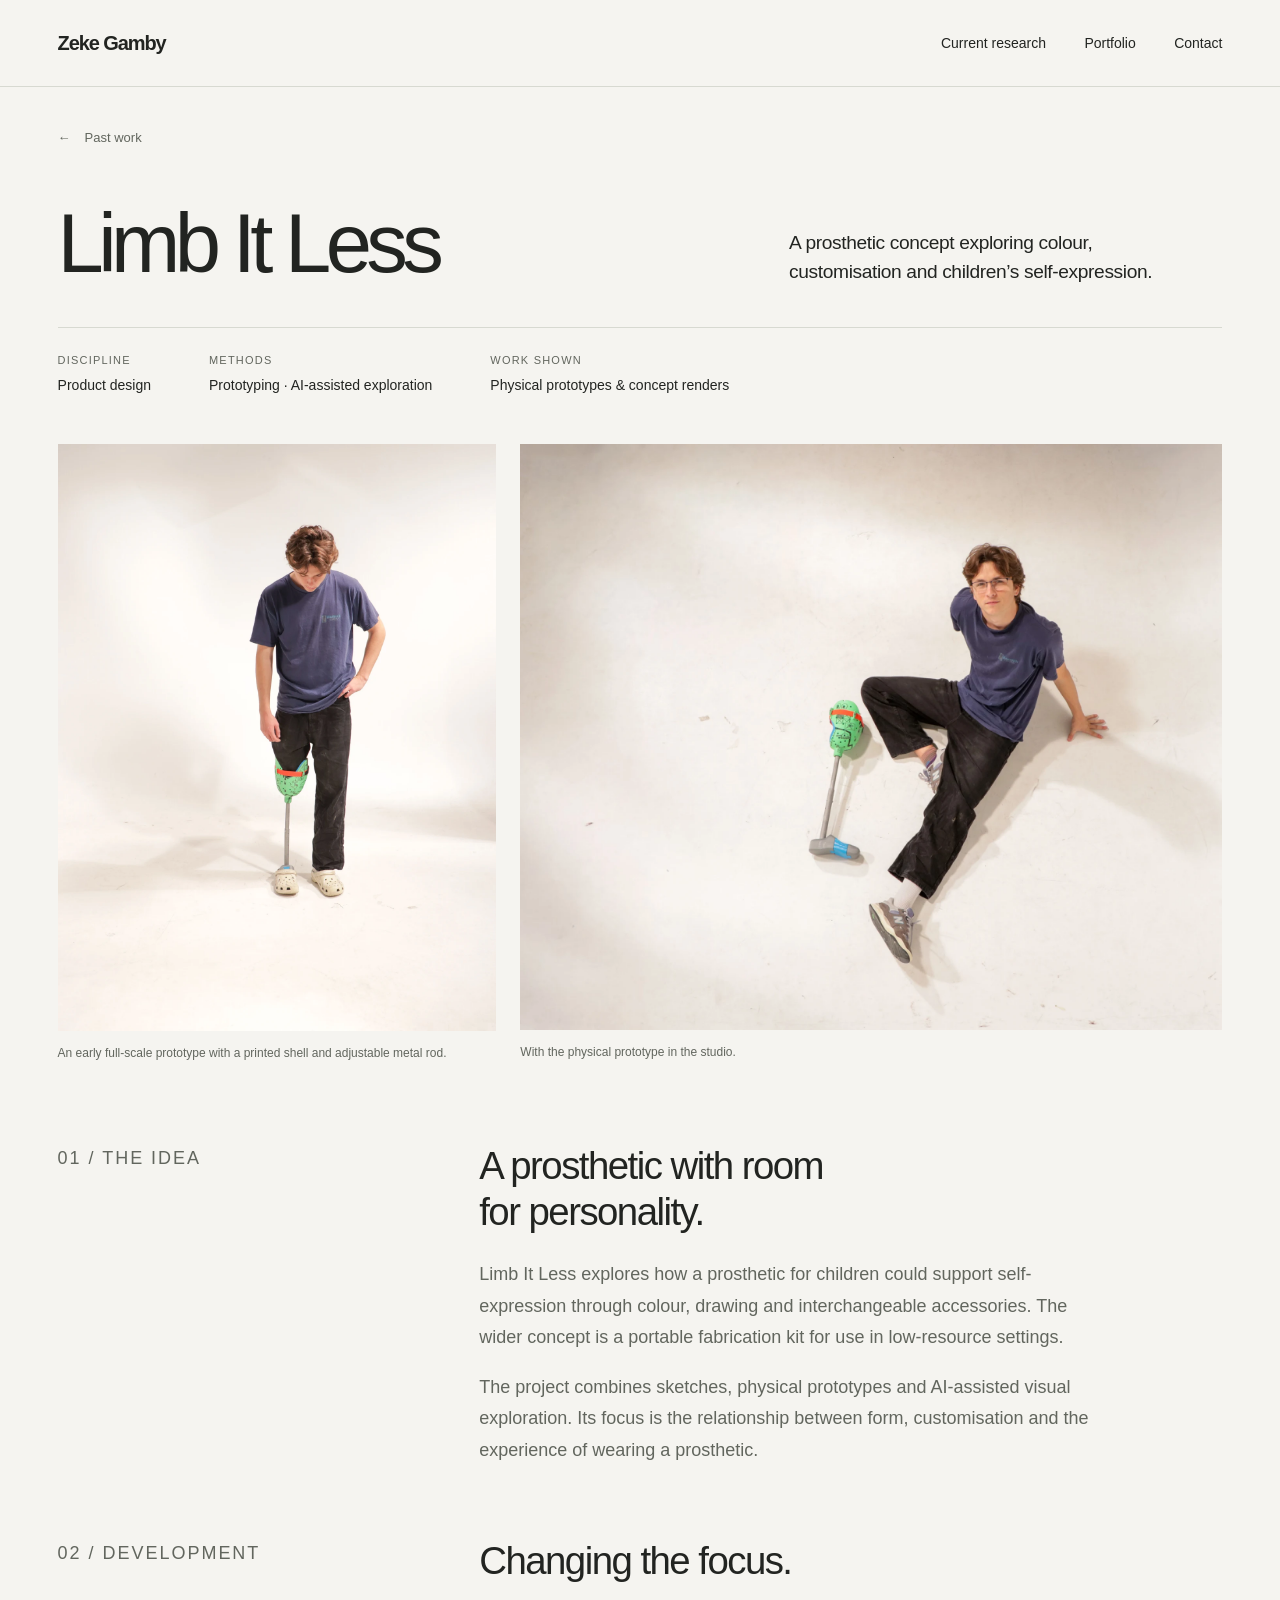
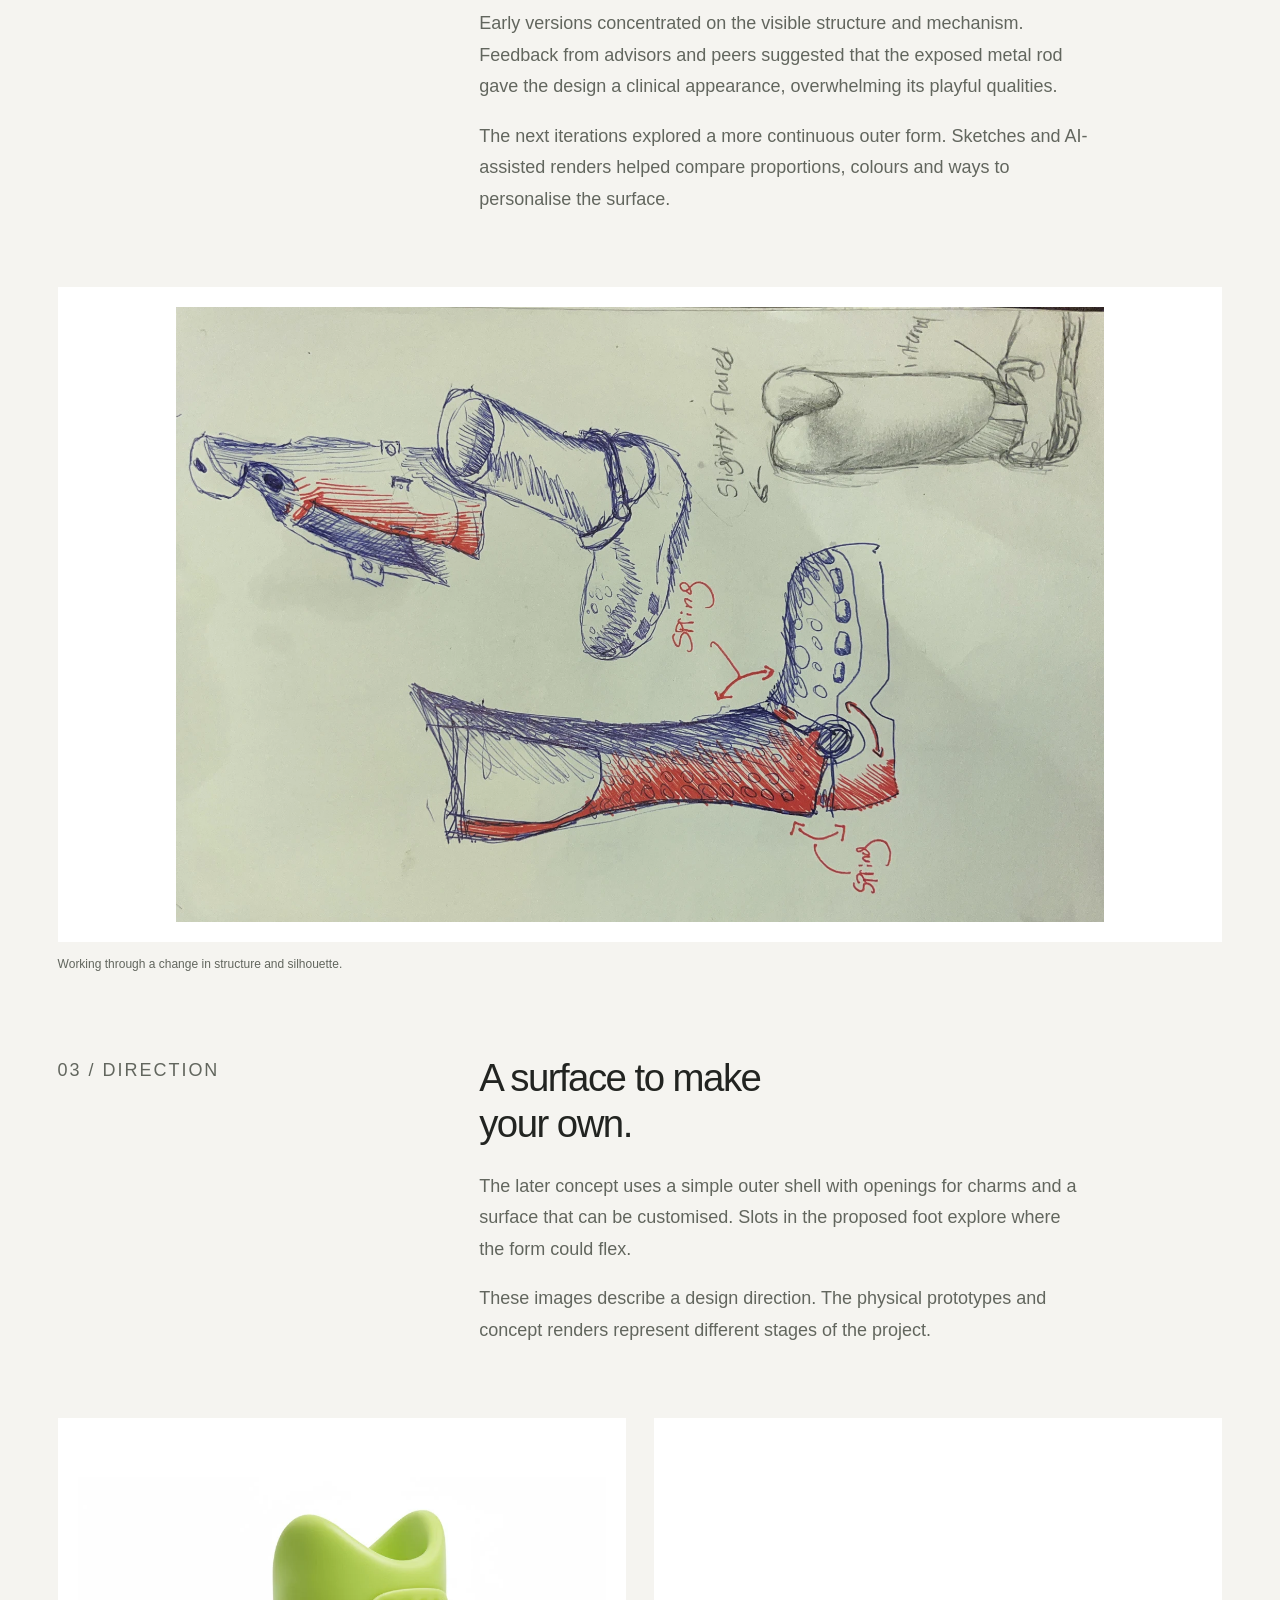
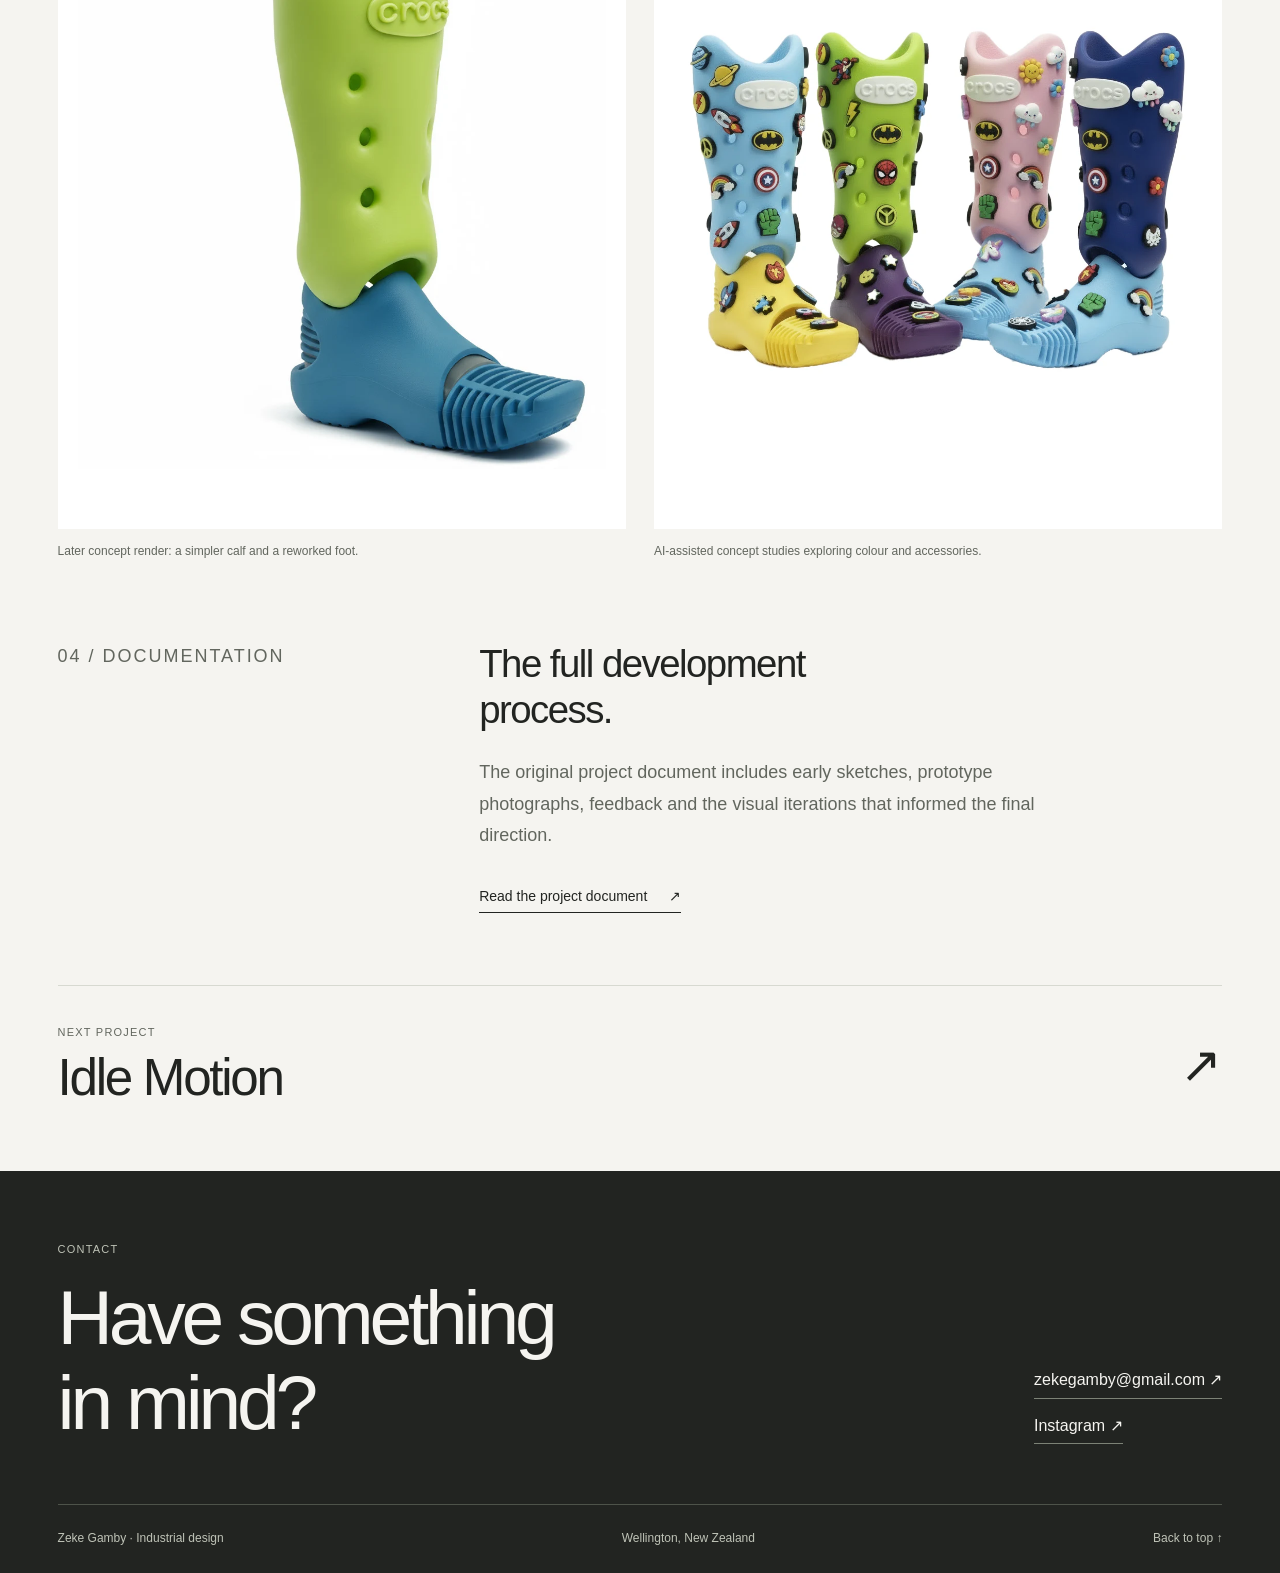
<file: project1.html>
<!doctype html>
<html lang="en"><head>
<meta charset="utf-8"><meta name="viewport" content="width=device-width, initial-scale=1">
<title>Limb It Less — Zeke Gamby</title><meta name="description" content="A prosthetic concept exploring colour, customisation and children’s self-expression.">
<meta name="theme-color" content="#f5f4f0"><link rel="canonical" href="https://zekegamby.com/project1.html">
<meta property="og:type" content="website"><meta property="og:title" content="Limb It Less — Zeke Gamby"><meta property="og:description" content="A prosthetic concept exploring colour, customisation and children’s self-expression."><meta property="og:url" content="https://zekegamby.com/project1.html"><meta property="og:image" content="https://zekegamby.com/assets/limb-testing.webp">
<link rel="icon" href="assets/favicon.svg" type="image/svg+xml"><link rel="stylesheet" href="assets/site.css?v=prosthetic-photos-1"><script src="assets/site.js" defer></script>
</head><body><a class="skip" href="#main">Skip to content</a>
<header class="site-header"><div class="wrap header-inner">
<a class="wordmark" href="index.html" aria-label="Zeke Gamby, home">Zeke Gamby</a>
<nav class="site-nav" aria-label="Main navigation"><a href="index.html">Current research</a><a href="portfolio.html">Portfolio</a><a href="index.html#contact">Contact</a></nav>
</div></header><main id="main"><div class="wrap"><header class="project-header"><a class="back-link" href="portfolio.html#projects"><span aria-hidden="true">←</span> Past work</a>
<div class="project-title-row"><h1>Limb It Less</h1><p class="project-intro">A prosthetic concept exploring colour, customisation and children’s self-expression.</p></div><dl class="meta"><div><dt>Discipline</dt><dd>Product design</dd></div><div><dt>Methods</dt><dd>Prototyping · AI-assisted exploration</dd></div><div><dt>Work shown</dt><dd>Physical prototypes &amp; concept renders</dd></div></dl></header>
<div class="gallery prototype-hero"><figure class="portrait"><a href="assets/limb-prototype.webp" class="image-link" data-viewer data-caption="An early full-scale prototype with a printed shell and adjustable metal rod." aria-label="Expand image: Zeke standing with an early full-scale prosthetic prototype"><img src="assets/limb-prototype.webp" width="1346" height="1800" alt="Zeke standing with an early full-scale prosthetic prototype" loading="eager" decoding="async" class=""></a><figcaption><span>An early full-scale prototype with a printed shell and adjustable metal rod.</span></figcaption></figure><figure class="portrait"><a href="assets/limb-testing.webp" class="image-link" data-viewer data-caption="With the physical prototype in the studio." aria-label="Expand image: Zeke seated with the prosthetic prototype in the studio"><img src="assets/limb-testing.webp" width="1800" height="1502" alt="Zeke seated with the prosthetic prototype in the studio" loading="lazy" decoding="async" class=""></a><figcaption><span>With the physical prototype in the studio.</span></figcaption></figure></div><div class="project-body"><section class="story-section"><p class="section-label">01 / The idea</p><div><h2>A prosthetic with room<br>for personality.</h2><p>Limb It Less explores how a prosthetic for children could support self-expression through colour, drawing and interchangeable accessories. The wider concept is a portable fabrication kit for use in low-resource settings.</p><p>The project combines sketches, physical prototypes and AI-assisted visual exploration. Its focus is the relationship between form, customisation and the experience of wearing a prosthetic.</p></div></section><section class="story-section"><p class="section-label">02 / Development</p><div><h2>Changing the focus.</h2><p>Early versions concentrated on the visible structure and mechanism. Feedback from advisors and peers suggested that the exposed metal rod gave the design a clinical appearance, overwhelming its playful qualities.</p><p>The next iterations explored a more continuous outer form. Sketches and AI-assisted renders helped compare proportions, colours and ways to personalise the surface.</p></div></section><div class="gallery"><figure class="wide contain"><a href="assets/limb-sketch.webp" class="image-link" data-viewer data-caption="Working through a change in structure and silhouette." aria-label="Expand image: Annotated sketch exploring removal of the exposed support rod"><img src="assets/limb-sketch.webp" width="1800" height="1193" alt="Annotated sketch exploring removal of the exposed support rod" loading="lazy" decoding="async" class=""></a><figcaption><span>Working through a change in structure and silhouette.</span></figcaption></figure></div><section class="story-section"><p class="section-label">03 / Direction</p><div><h2>A surface to make<br>your own.</h2><p>The later concept uses a simple outer shell with openings for charms and a surface that can be customised. Slots in the proposed foot explore where the form could flex.</p><p>These images describe a design direction. The physical prototypes and concept renders represent different stages of the project.</p></div></section><div class="gallery"><figure class="portrait contain"><a href="assets/limb-final.webp" class="image-link" data-viewer data-caption="Later concept render: a simpler calf and a reworked foot." aria-label="Expand image: Green and blue prosthetic concept with a perforated outer shell"><img src="assets/limb-final.webp" width="914" height="1024" alt="Green and blue prosthetic concept with a perforated outer shell" loading="lazy" decoding="async" class=""></a><figcaption><span>Later concept render: a simpler calf and a reworked foot.</span></figcaption></figure><figure class="portrait contain"><a href="assets/limb-cover.webp" class="image-link" data-viewer data-caption="AI-assisted concept studies exploring colour and accessories." aria-label="Expand image: Colour variations of the customisable prosthetic concept"><img src="assets/limb-cover.webp" width="1024" height="918" alt="Colour variations of the customisable prosthetic concept" loading="lazy" decoding="async" class=""></a><figcaption><span>AI-assisted concept studies exploring colour and accessories.</span></figcaption></figure></div><section class="story-section"><p class="section-label">04 / Documentation</p><div><h2>The full development process.</h2><p>The original project document includes early sketches, prototype photographs, feedback and the visual iterations that informed the final direction.</p><a class="text-link" href="LimbItLessDocumentationFinal.pdf">Read the project document <span aria-hidden="true">↗</span></a></div></section></div>
<a class="next-project" href="idle-motion.html"><div><p class="eyebrow">Next project</p><h2>Idle Motion</h2></div><span class="big-arrow" aria-hidden="true">↗</span></a>
</div></main><footer class="contact" id="contact"><div class="wrap">
<div class="contact-main"><div><p class="eyebrow">Contact</p><h2>Have something<br>in mind?</h2></div>
<div class="contact-links"><a href="mailto:zekegamby@gmail.com">zekegamby@gmail.com <span aria-hidden="true">↗</span></a><a href="https://instagram.com/zekesdesigns" target="_blank" rel="noopener noreferrer">Instagram <span aria-hidden="true">↗</span></a></div></div>
<div class="footer-row"><span>Zeke Gamby · Industrial design</span><span>Wellington, New Zealand</span><a href="#main">Back to top ↑</a></div>
</div></footer></body></html>
</file>
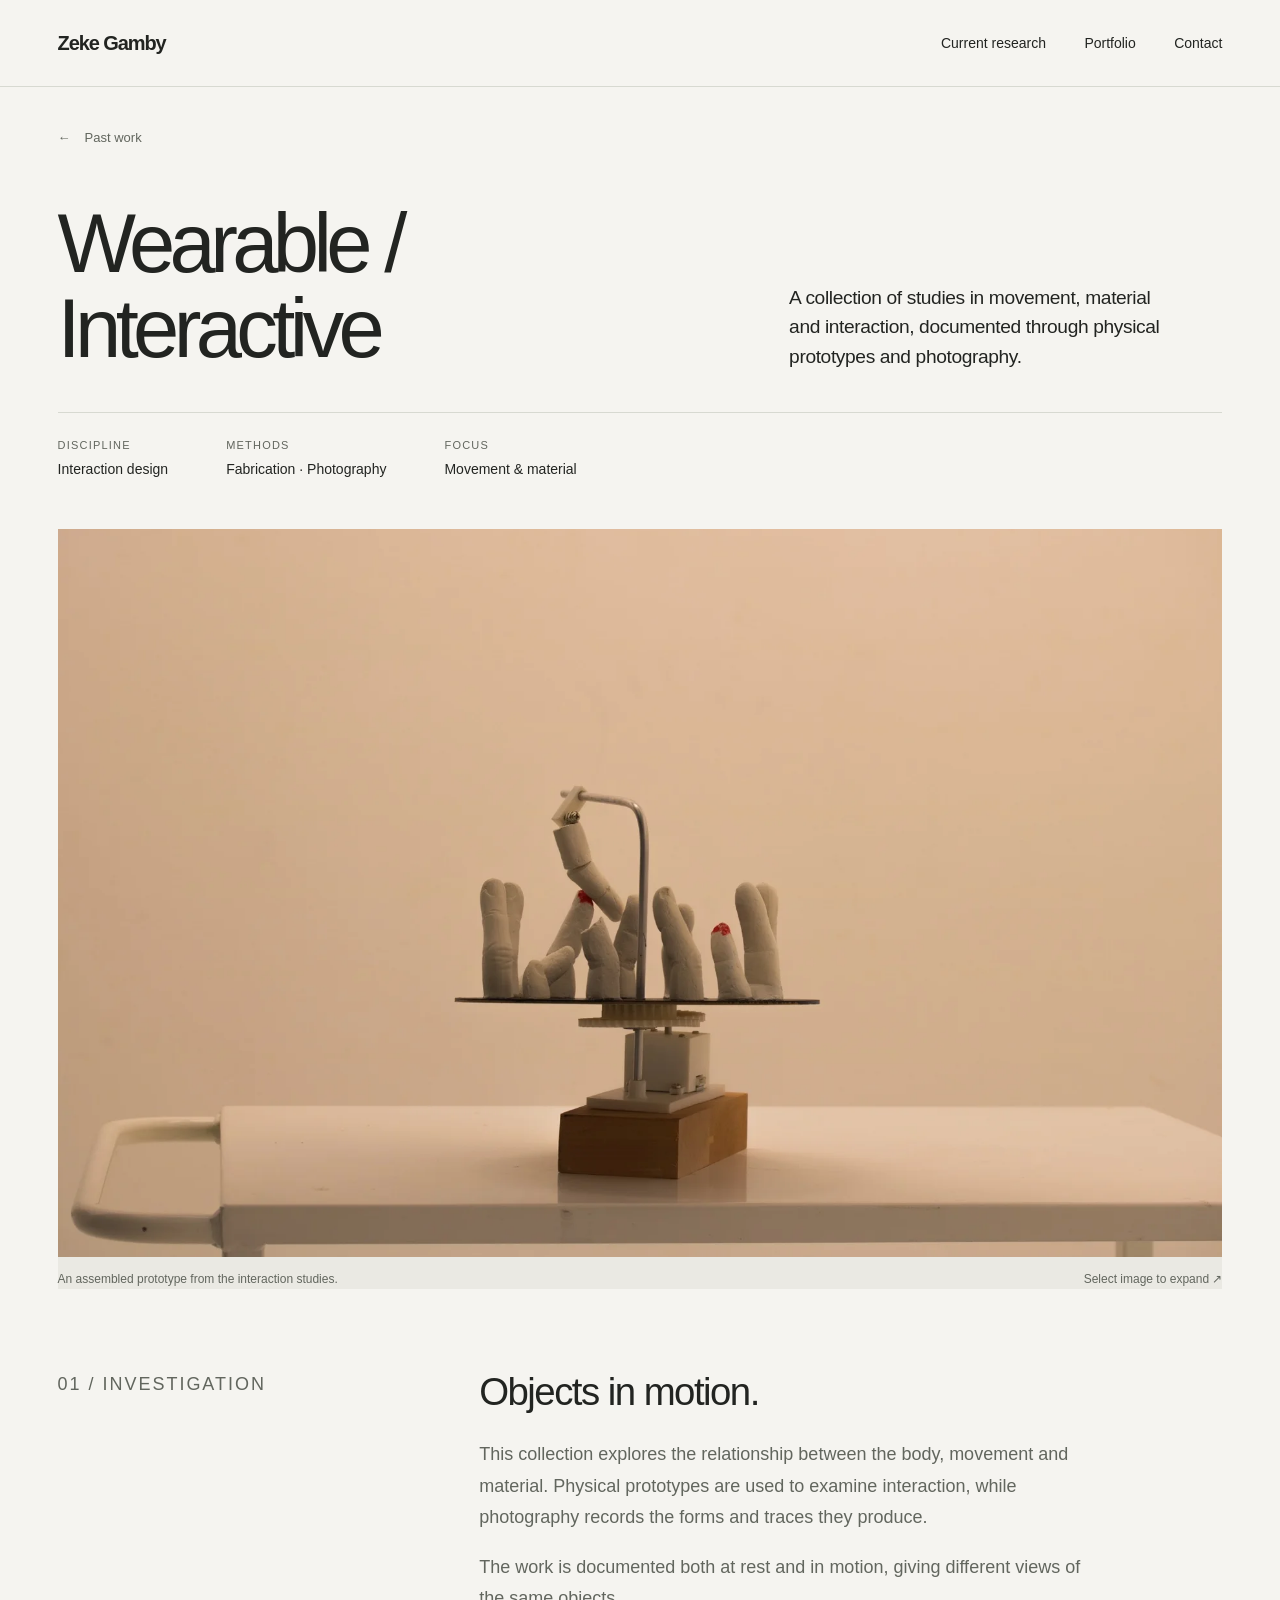
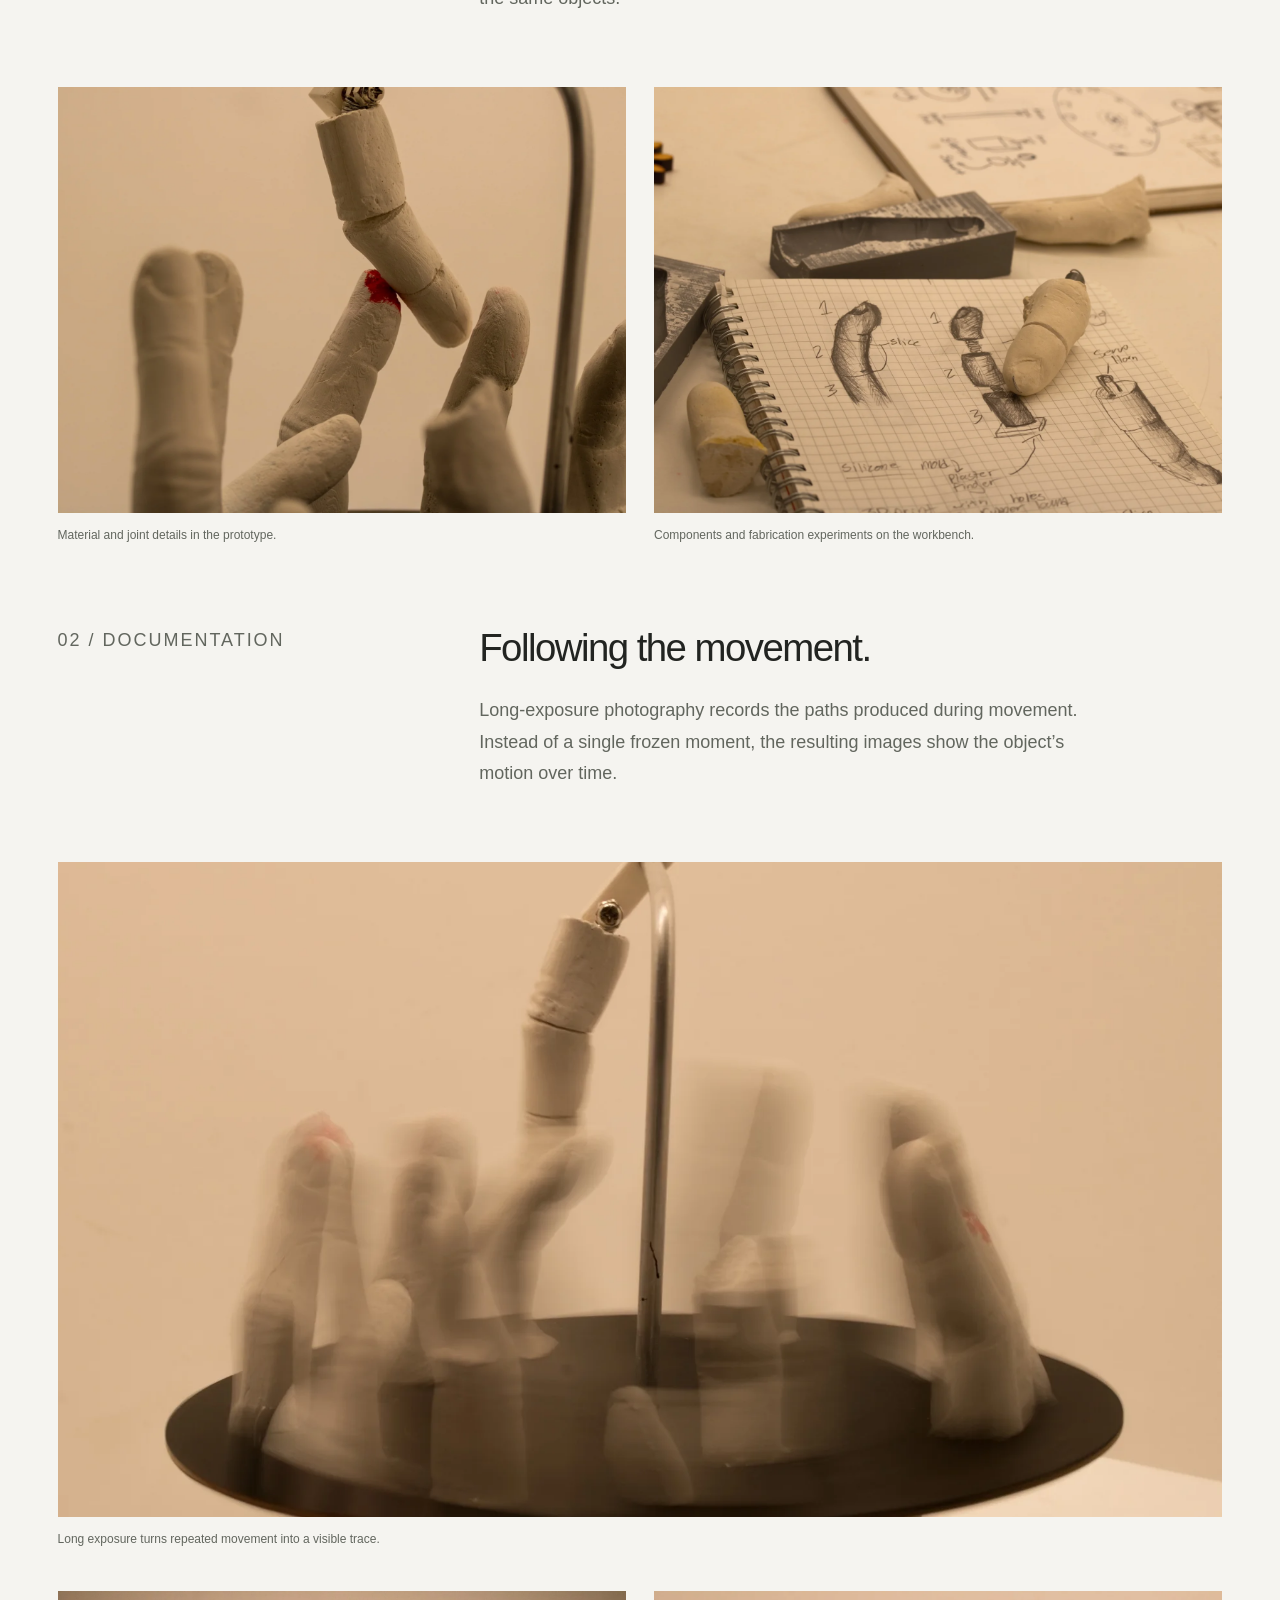
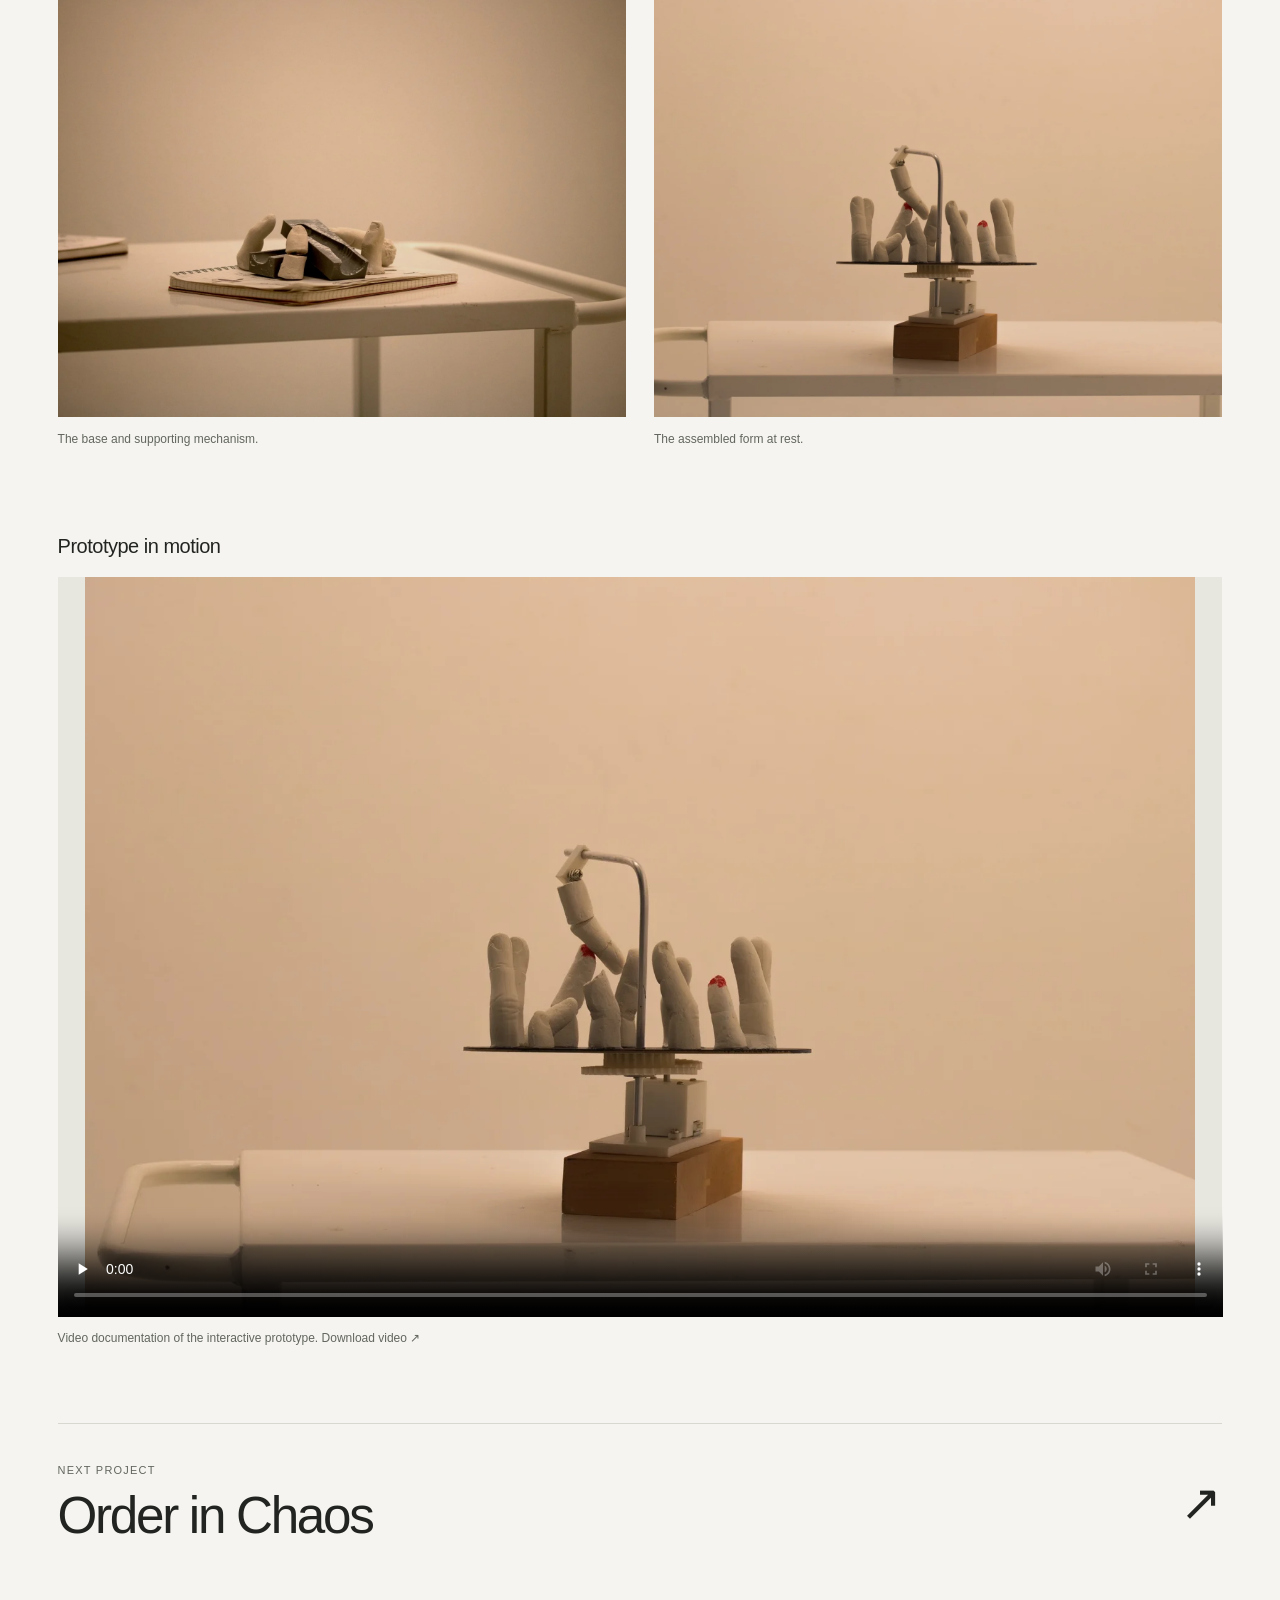
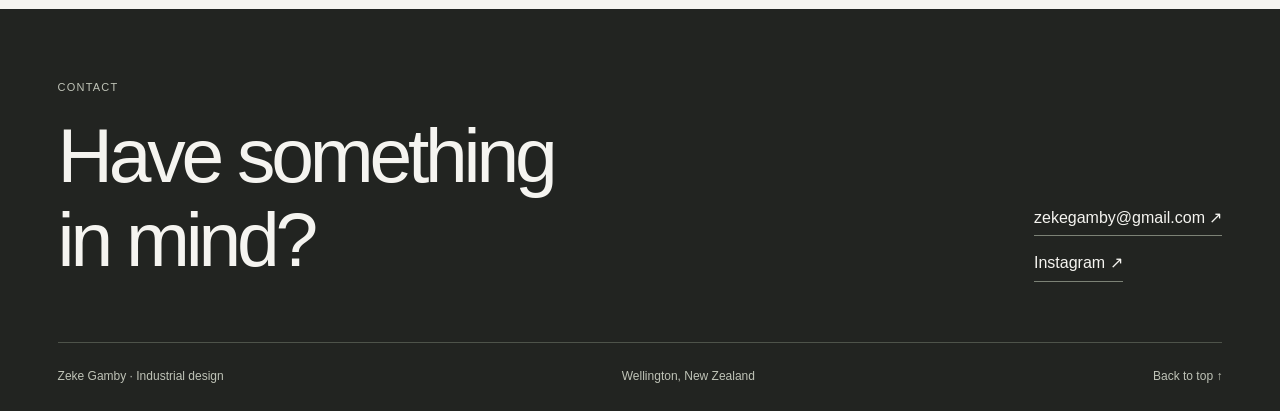
<file: wearable-products.html>
<!doctype html>
<html lang="en"><head>
<meta charset="utf-8"><meta name="viewport" content="width=device-width, initial-scale=1">
<title>Wearable / Interactive — Zeke Gamby</title><meta name="description" content="A collection of studies in movement, material and interaction, documented through physical prototypes and photography.">
<meta name="theme-color" content="#f5f4f0"><link rel="canonical" href="https://zekegamby.com/wearable-products.html">
<meta property="og:type" content="website"><meta property="og:title" content="Wearable / Interactive — Zeke Gamby"><meta property="og:description" content="A collection of studies in movement, material and interaction, documented through physical prototypes and photography."><meta property="og:url" content="https://zekegamby.com/wearable-products.html"><meta property="og:image" content="https://zekegamby.com/assets/wearable-cover.webp">
<link rel="icon" href="assets/favicon.svg" type="image/svg+xml"><link rel="stylesheet" href="assets/site.css"><script src="assets/site.js" defer></script>
</head><body><a class="skip" href="#main">Skip to content</a>
<header class="site-header"><div class="wrap header-inner">
<a class="wordmark" href="index.html" aria-label="Zeke Gamby, home">Zeke Gamby</a>
<nav class="site-nav" aria-label="Main navigation"><a href="index.html">Current research</a><a href="portfolio.html">Portfolio</a><a href="index.html#contact">Contact</a></nav>
</div></header><main id="main"><div class="wrap"><header class="project-header"><a class="back-link" href="portfolio.html#projects"><span aria-hidden="true">←</span> Past work</a>
<div class="project-title-row"><h1>Wearable / Interactive</h1><p class="project-intro">A collection of studies in movement, material and interaction, documented through physical prototypes and photography.</p></div><dl class="meta"><div><dt>Discipline</dt><dd>Interaction design</dd></div><div><dt>Methods</dt><dd>Fabrication · Photography</dd></div><div><dt>Focus</dt><dd>Movement &amp; material</dd></div></dl></header>
<figure class="project-hero "><a href="assets/wearable-cover.webp" class="image-link" data-viewer data-caption="An assembled prototype from the interaction studies." aria-label="Expand image: A circular arrangement of articulated fingers on a tabletop"><img src="assets/wearable-cover.webp" srcset="assets/wearable-cover-small.webp 840w, assets/wearable-cover.webp 1800w" sizes="(max-width: 640px) 100vw, (max-width: 900px) 60vw, 900px" width="1800" height="1200" alt="A circular arrangement of articulated fingers on a tabletop" loading="eager" fetchpriority="high" decoding="async" class=""></a><figcaption><span>An assembled prototype from the interaction studies.</span><span class="expand-hint">Select image to expand ↗</span></figcaption></figure><div class="project-body"><section class="story-section"><p class="section-label">01 / Investigation</p><div><h2>Objects in motion.</h2><p>This collection explores the relationship between the body, movement and material. Physical prototypes are used to examine interaction, while photography records the forms and traces they produce.</p><p>The work is documented both at rest and in motion, giving different views of the same objects.</p></div></section><div class="gallery"><figure class=""><a href="assets/wearable-detail.webp" class="image-link" data-viewer data-caption="Material and joint details in the prototype." aria-label="Expand image: Close-up of an articulated finger form"><img src="assets/wearable-detail.webp" srcset="assets/wearable-detail-small.webp 840w, assets/wearable-detail.webp 1800w" sizes="(max-width: 640px) 100vw, (max-width: 900px) 60vw, 900px" width="1800" height="1200" alt="Close-up of an articulated finger form" loading="lazy" decoding="async" class=""></a><figcaption><span>Material and joint details in the prototype.</span></figcaption></figure><figure class=""><a href="assets/wearable-process.webp" class="image-link" data-viewer data-caption="Components and fabrication experiments on the workbench." aria-label="Expand image: Prototype components and tools arranged on a workbench"><img src="assets/wearable-process.webp" srcset="assets/wearable-process-small.webp 840w, assets/wearable-process.webp 1800w" sizes="(max-width: 640px) 100vw, (max-width: 900px) 60vw, 900px" width="1800" height="1200" alt="Prototype components and tools arranged on a workbench" loading="lazy" decoding="async" class=""></a><figcaption><span>Components and fabrication experiments on the workbench.</span></figcaption></figure></div><section class="story-section"><p class="section-label">02 / Documentation</p><div><h2>Following the movement.</h2><p>Long-exposure photography records the paths produced during movement. Instead of a single frozen moment, the resulting images show the object’s motion over time.</p></div></section><div class="gallery"><figure class="wide"><a href="assets/wearable-light.webp" class="image-link" data-viewer data-caption="Long exposure turns repeated movement into a visible trace." aria-label="Expand image: Long-exposure photograph of the finger arrangement"><img src="assets/wearable-light.webp" srcset="assets/wearable-light-small.webp 840w, assets/wearable-light.webp 1800w" sizes="(max-width: 640px) 100vw, (max-width: 900px) 60vw, 900px" width="1800" height="1200" alt="Long-exposure photograph of the finger arrangement" loading="lazy" decoding="async" class=""></a><figcaption><span>Long exposure turns repeated movement into a visible trace.</span></figcaption></figure><figure class=""><a href="assets/wearable-base.webp" class="image-link" data-viewer data-caption="The base and supporting mechanism." aria-label="Expand image: Low view of the mechanism and base"><img src="assets/wearable-base.webp" srcset="assets/wearable-base-small.webp 840w, assets/wearable-base.webp 1800w" sizes="(max-width: 640px) 100vw, (max-width: 900px) 60vw, 900px" width="1800" height="1200" alt="Low view of the mechanism and base" loading="lazy" decoding="async" class=""></a><figcaption><span>The base and supporting mechanism.</span></figcaption></figure><figure class=""><a href="assets/wearable-cover.webp" class="image-link" data-viewer data-caption="The assembled form at rest." aria-label="Expand image: Circular finger arrangement shown on a plinth"><img src="assets/wearable-cover.webp" srcset="assets/wearable-cover-small.webp 840w, assets/wearable-cover.webp 1800w" sizes="(max-width: 640px) 100vw, (max-width: 900px) 60vw, 900px" width="1800" height="1200" alt="Circular finger arrangement shown on a plinth" loading="lazy" decoding="async" class=""></a><figcaption><span>The assembled form at rest.</span></figcaption></figure></div><section class="video-block"><h3>Prototype in motion</h3><video controls playsinline preload="none" poster="assets/wearable-cover.webp" aria-label="Prototype in motion"><source src="videos/wearable-products-demo.mp4" type="video/mp4">Your browser cannot play this video. <a href="videos/wearable-products-demo.mp4">Download the video</a>.</video><p>Video documentation of the interactive prototype. <a href="videos/wearable-products-demo.mp4" download>Download video ↗</a></p></section></div>
<a class="next-project" href="order-in-chaos.html"><div><p class="eyebrow">Next project</p><h2>Order in Chaos</h2></div><span class="big-arrow" aria-hidden="true">↗</span></a>
</div></main><footer class="contact" id="contact"><div class="wrap">
<div class="contact-main"><div><p class="eyebrow">Contact</p><h2>Have something<br>in mind?</h2></div>
<div class="contact-links"><a href="mailto:zekegamby@gmail.com">zekegamby@gmail.com <span aria-hidden="true">↗</span></a><a href="https://instagram.com/zekesdesigns" target="_blank" rel="noopener noreferrer">Instagram <span aria-hidden="true">↗</span></a></div></div>
<div class="footer-row"><span>Zeke Gamby · Industrial design</span><span>Wellington, New Zealand</span><a href="#main">Back to top ↑</a></div>
</div></footer></body></html>
</file>
<file: assets/research.css>
@charset "UTF-8";
:root{--paper:#f5f4ef;--ink:#252924;--muted:#686c64;--line:#d8dbd1;--accent:#34596b;--gutter:clamp(20px,4.3vw,76px);color-scheme:light;font-synthesis:none}
*{box-sizing:border-box}html{scroll-behavior:smooth;scroll-padding-top:100px}body{margin:0;background:var(--paper);color:var(--ink);font:17px/1.65 "Helvetica Neue",Helvetica,Arial,sans-serif;-webkit-font-smoothing:antialiased}body.viewer-open{overflow:hidden}a{color:inherit;text-decoration:none;text-underline-offset:5px}a:hover{text-decoration:underline}a:focus-visible,button:focus-visible,summary:focus-visible,video:focus-visible{outline:2px solid var(--accent);outline-offset:5px}button{font:inherit;color:inherit;cursor:pointer}figure,p,h1,h2,h3{margin:0}p+p{margin-top:1em}img,video{display:block;max-width:100%}.wrap{max-width:1660px;margin-inline:auto;padding-inline:var(--gutter)}.skip{position:fixed;left:20px;top:-100px;z-index:100;background:var(--ink);color:white;padding:12px 20px}.skip:focus{top:12px}.site-header{position:sticky;top:0;z-index:20;background:var(--paper);border-bottom:1px solid var(--line)}.header-inner{min-height:82px;display:flex;align-items:center;justify-content:space-between;gap:32px}.wordmark{font-size:23px;letter-spacing:-.055em;font-weight:650;white-space:nowrap}.wordmark span{font-size:10px;vertical-align:super;margin-left:4px}.header-note{font-size:11px;color:var(--muted);margin-right:auto;margin-left:20px}nav{display:flex;gap:32px;font-size:12px}nav a{padding-block:12px}.eyebrow{font-size:10px;letter-spacing:.1em;text-transform:uppercase;line-height:1.6;color:var(--muted)}
.intro{display:grid;grid-template-columns:1.5fr 1fr;align-items:end;gap:70px;padding-top:56px;padding-bottom:44px}h1{font-size:clamp(60px,6.6vw,110px);font-weight:450;letter-spacing:-.065em;line-height:1.02;margin-top:22px}h1 span{color:var(--accent)}.intro-copy{max-width:31ch;padding-bottom:4px;font-size:clamp(19px,1.7vw,25px);line-height:1.45;letter-spacing:-.02em}.intro-copy .muted{font-size:14px;line-height:1.7;letter-spacing:0;color:var(--muted);margin-top:18px}.text-link{display:inline-flex;gap:28px;align-items:center;font-size:13px;line-height:1.5;border-bottom:1px solid var(--ink);padding-block:10px 5px;margin-top:22px}.text-link span{font-size:18px}
.showcase{display:grid;grid-template-columns:2.5fr 1fr;gap:22px}.showcase figure{display:flex;flex-direction:column;min-width:0}.feature-image{position:relative;display:block;flex:1;background:#ecece6;overflow:hidden;min-height:360px}.feature-image img{width:100%;height:100%;object-fit:cover;position:absolute;inset:0}.image-open{position:absolute;right:16px;bottom:16px;background:var(--paper);border-radius:50%;width:36px;height:36px;display:grid;place-items:center;font-size:18px;opacity:0;transition:opacity .2s}.feature-image:hover .image-open,.work-image:hover .image-open,.feature-image:focus-visible .image-open,.work-image:focus-visible .image-open{opacity:1}.video-stage{position:relative;background:#242923;line-height:0}.video-stage video{width:100%;height:auto;aspect-ratio:480/854;object-fit:contain}.video-status{position:absolute;top:14px;left:12px;right:12px;z-index:1;font-size:9px;letter-spacing:.025em;line-height:1.4;color:white;text-shadow:0 1px 5px #000;background:#252924d9;padding:7px 10px;width:fit-content}figcaption{display:flex;justify-content:space-between;align-items:start;gap:14px;padding-top:15px;font-size:13px;line-height:1.5}figcaption strong{display:block;font-weight:500}.caption-detail{display:block;font-size:11px;color:var(--muted);margin-top:3px}.type-tag{font-size:9px;line-height:1.5;white-space:nowrap;color:var(--muted);border:1px solid var(--line);padding:4px 7px;margin-top:1px}
.work{padding-block:90px 70px}.section-top{border-top:1px solid var(--line);padding-top:25px;display:flex;justify-content:space-between;align-items:end;gap:40px}h2{font-size:clamp(34px,3.4vw,54px);font-weight:450;letter-spacing:-.05em;line-height:1.15}.section-top h2{margin-top:16px;font-size:clamp(30px,3vw,46px)}.section-intro{max-width:34ch;color:var(--muted);font-size:14px}.gallery-filters{display:flex;gap:24px;flex-wrap:wrap;margin-top:30px;margin-bottom:30px}.gallery-filters button{border:0;border-bottom:1px solid transparent;background:none;padding:6px 0;font-size:12px;color:var(--muted)}.gallery-filters button[aria-pressed=true]{border-color:var(--ink);color:var(--ink)}.gallery-filters button span{font-size:9px;margin-left:5px;vertical-align:super}.work-grid{display:grid;grid-template-columns:1fr 1fr;column-gap:28px;row-gap:45px}.work-item[hidden]{display:none}.work-image{display:block;position:relative;overflow:hidden;background:#eeede8}.work-image.landscape{aspect-ratio:3/2}.work-image.portrait{aspect-ratio:4/3}.work-image img{width:100%;height:100%;object-fit:cover;transition:transform .45s}.work-image.contain img{object-fit:contain}.work-image:hover img{transform:scale(1.015)}.gallery-hint{text-align:center;color:var(--muted);font-size:11px;margin-top:35px}
.research{background:#e6e9e1;padding-block:60px}.research-layout{display:grid;grid-template-columns:1.1fr 1fr;gap:90px}.research h2{margin-top:20px}.research-copy{max-width:55ch}.research-copy .lead{font-size:24px;letter-spacing:-.025em;line-height:1.4;color:var(--ink);margin-bottom:24px}.research-copy>p{font-size:17px;color:#5b6357}details{border-top:1px solid #c5ccbd;margin-top:30px;padding-top:20px;font-size:15px;color:#5b6357}summary{cursor:pointer;font-size:14px;color:var(--ink);line-height:1.6}details>div{padding-top:20px}details a{font-size:12px;text-decoration:underline;display:inline-block;margin-top:20px}.about{padding-block:55px 65px;display:grid;grid-template-columns:.7fr 1.7fr 1fr;gap:44px;align-items:start}.about>p:not(.eyebrow){max-width:54ch;font-size:17px;color:var(--muted)}.about .text-link{margin-top:0;justify-self:end;font-size:12px}
footer{background:#252924;color:var(--paper);padding-block:40px 28px}footer .eyebrow{color:#bac1b2}.contact-title{display:flex;justify-content:space-between;align-items:center;font-size:clamp(54px,8vw,110px);letter-spacing:-.06em;line-height:1.1;padding-block:30px 45px;max-width:1300px}.contact-title span{color:#b2c3a0}.contact-title:hover{text-decoration:none;color:#b2c3a0}.footer-bottom{border-top:1px solid #50584a;padding-top:24px;display:flex;justify-content:space-between;flex-wrap:wrap;gap:24px;font-size:12px}.footer-bottom>div{display:flex;gap:26px}
dialog{border:0;padding:24px;background:var(--paper);color:var(--ink);width:min(1200px,94vw);max-width:94vw;max-height:94dvh;overflow:auto}dialog::backdrop{background:#101710eb}dialog[open]{display:flex;flex-direction:column}.viewer-top{display:flex;justify-content:space-between;align-items:center;font-size:12px;padding-bottom:18px}dialog button{background:none;border:1px solid var(--line);padding:7px 14px;min-height:40px}#viewer-image{width:100%;min-height:0;height:min(65dvh,760px);object-fit:contain;background:#eeede8}.viewer-bottom{display:grid;grid-template-columns:auto 1fr auto;gap:24px;align-items:start;padding-top:18px}.viewer-bottom h2{font-size:22px;letter-spacing:-.03em;line-height:1.3}.viewer-bottom p{font-size:13px;line-height:1.6;margin-top:6px;max-width:82ch;color:var(--muted)}
@media(max-width:1000px){.header-note{display:none}.intro{gap:38px;grid-template-columns:1.4fr 1fr}h1{font-size:clamp(54px,6.8vw,76px)}.showcase{grid-template-columns:2.1fr 1fr;gap:18px}.type-tag{font-size:8px}.showcase figcaption{flex-wrap:wrap;gap:6px}.section-top{align-items:start;gap:28px}.section-intro{max-width:28ch}.research-layout{gap:45px}.about{grid-template-columns:.6fr 1.5fr}.about .text-link{grid-column:2;justify-self:start}.work{padding-top:65px}}
@media(max-width:700px){html{scroll-padding-top:88px}.header-inner{min-height:70px;gap:18px}.wordmark{font-size:21px}nav{gap:20px;font-size:11px}.intro{grid-template-columns:1fr;gap:26px;padding-top:34px;padding-bottom:30px}h1{font-size:clamp(50px,10.7vw,76px);margin-top:18px}.intro-copy{font-size:20px;max-width:100%;display:grid;grid-template-columns:1fr auto;gap:10px 25px}.intro-copy>p:first-child{grid-column:1/-1;max-width:34ch}.intro-copy .muted{margin:0;font-size:13px}.intro-copy .text-link{margin:0;align-self:end;font-size:12px}.showcase{grid-template-columns:1fr;gap:30px}.feature-image{min-height:0;aspect-ratio:3/2}.feature-image img{object-fit:contain}.featured-video{max-width:420px;width:100%;justify-self:center}.showcase figcaption{flex-wrap:nowrap}.video-status{font-size:10px}.work{padding-block:48px}.section-top{display:block;padding-top:24px}.section-top h2{font-size:32px}.section-intro{max-width:40ch;margin-top:16px;font-size:14px}.gallery-filters{gap:22px;margin-block:22px}.work-grid{grid-template-columns:1fr;gap:32px}.work-image.portrait{aspect-ratio:4/3}figcaption{font-size:14px}.caption-detail{font-size:12px}.type-tag{font-size:9px}.image-open{opacity:1;width:32px;height:32px}.research{padding-block:38px}.research-layout{grid-template-columns:1fr;gap:28px}.research h2{font-size:40px}.research-copy .lead{font-size:23px}.research-copy>p{font-size:17px}.about{grid-template-columns:1fr;gap:20px;padding-block:38px}.about .text-link{grid-column:auto}.contact-title{font-size:68px;padding-bottom:35px}.footer-bottom{font-size:12px;gap:22px}.footer-bottom>a:last-child{width:100%;font-size:11px;color:#bac1b2}dialog{padding:16px}#viewer-image{height:55dvh}.viewer-bottom{gap:12px}.viewer-bottom h2{font-size:19px}.viewer-bottom p{font-size:12px}dialog button{padding:7px 12px}}
@media(max-width:360px){nav{gap:13px;font-size:10px}.wordmark{font-size:20px}.header-inner{gap:12px}.intro-copy{display:block}.intro-copy .muted{margin-top:14px}.intro-copy .text-link{margin-top:12px}h1{font-size:47px}.type-tag{font-size:8px}.gallery-filters{gap:18px}.gallery-filters button{font-size:11px}}
@media(prefers-reduced-motion:reduce){html{scroll-behavior:auto}.work-image img,.image-open{transition:none}.work-image:hover img{transform:none}}
@media print{.site-header,.skip,.gallery-filters,dialog,footer{display:none}.work-grid{grid-template-columns:1fr 1fr}.work-item{break-inside:avoid}.research-layout{gap:30px}body{background:white;color:black}}

.studio-link{display:grid;grid-template-columns:1fr 2.2fr auto;gap:30px;align-items:center;background:#2e4d5e;color:#f5f4ef;padding:24px 28px;margin-top:36px}
.studio-link:hover{text-decoration:none;background:#243e4c}.studio-label{font-size:10px;text-transform:uppercase;letter-spacing:.08em;color:#c6d5d8}.studio-copy strong{display:block;font-size:20px;font-weight:450;letter-spacing:-.025em;line-height:1.4}.studio-copy>span{display:block;font-size:12px;color:#c6d5d8;margin-top:5px}.studio-arrow{font-size:30px}
@media(max-width:700px){html{scroll-padding-top:130px}.header-inner{flex-wrap:wrap;gap:0;padding-top:12px;padding-bottom:7px}.wordmark{width:100%}nav{width:100%;justify-content:space-between;gap:18px;font-size:12px;margin-top:4px}.studio-link{grid-template-columns:1fr auto;gap:12px 20px;padding:22px;margin-top:30px}.studio-label{grid-column:1/-1}.studio-copy strong{font-size:18px}.studio-arrow{font-size:26px}}

/* Keep secondary portfolio navigation comfortable on small screens. */
@media(max-width:400px){nav{gap:10px;font-size:11px}}

/* The film stays gently behind the page as visitors scroll past. */
.product-film{height:140svh;position:relative;background:#202825}.product-film-stage{position:sticky;top:82px;height:calc(100svh - 82px);overflow:hidden;background:#202825}.product-film-stage video{width:100%;height:100%;object-fit:cover}.film-tools{position:absolute;right:var(--gutter);bottom:28px;display:flex;gap:18px}.film-tools button,.film-scroll{font-size:11px;letter-spacing:.03em;color:white;text-shadow:0 1px 8px #000;background:none;border:0;padding:10px 0}.film-scroll{position:absolute;left:var(--gutter);bottom:28px}.film-tools button:hover,.film-scroll:hover{text-decoration:underline}.intro{position:relative;background:var(--paper)}
@media(max-width:700px){.product-film{height:105svh}.product-film-stage{top:108px;height:calc(100svh - 108px)}.product-film-stage video{object-fit:contain}.film-tools{bottom:22px;gap:14px}.film-scroll{bottom:22px}}
@media(prefers-reduced-motion:reduce){.product-film{height:auto}.product-film-stage{position:relative;top:0}}
</file>
<file: assets/site.css>
@charset "UTF-8";
:root{--paper:#f5f4f0;--ink:#222421;--muted:#62665e;--line:#d7d9d1;--accent:#284b3b;--white:#fff;--gutter:clamp(22px,4.5vw,72px);--max:1440px;font-synthesis:none;color-scheme:light}
*{box-sizing:border-box}
html{scroll-behavior:smooth;scroll-padding-top:100px}
body{margin:0;background:var(--paper);color:var(--ink);font-family:"Helvetica Neue",Helvetica,Arial,sans-serif;font-size:17px;line-height:1.6;-webkit-font-smoothing:antialiased}
body.viewer-open{overflow:hidden}
a{color:inherit;text-decoration:none;text-underline-offset:5px}
button{font:inherit;color:inherit}
img,video{display:block;max-width:100%;height:auto}
img{font-size:14px}
figure,h1,h2,h3,p{margin:0}
p+p{margin-top:1em}
button,a{-webkit-tap-highlight-color:transparent}
a:focus-visible,button:focus-visible,summary:focus-visible{outline:2px solid var(--accent);outline-offset:6px}
::selection{background:#d7e2c7;color:#20271d}
.wrap{width:min(100%,var(--max));margin-inline:auto;padding-inline:var(--gutter)}
.skip{position:fixed;z-index:100;left:24px;top:-100px;background:var(--ink);color:#fff;padding:12px 20px}
.skip:focus{top:12px}
.site-header{position:sticky;top:0;z-index:20;background:var(--paper);border-bottom:1px solid var(--line)}
.header-inner{min-height:86px;display:flex;align-items:center;justify-content:space-between;gap:24px}
.wordmark{font-size:20px;font-weight:650;letter-spacing:-.055em;white-space:nowrap}
.site-nav{display:flex;align-items:center;gap:clamp(20px,3vw,46px);font-size:14px}
.site-nav a{padding-block:12px}
.site-nav a:hover,.site-nav a[aria-current=page]{text-decoration:underline}
.eyebrow,.section-label,.index-number,.project-kind,.meta dt,.footer-note{font-size:11px;letter-spacing:.11em;text-transform:uppercase;font-weight:500;line-height:1.5}
.eyebrow{color:var(--muted)}
.hero{padding-block:78px 68px}
.hero-topline{display:flex;justify-content:space-between;gap:20px;margin-bottom:40px}
.hero-main{display:grid;grid-template-columns:1.6fr 1fr;gap:7%;align-items:end}
h1{font-size:clamp(50px,7.5vw,108px);font-weight:450;letter-spacing:-.068em;line-height:1.02;text-wrap:balance}
.hero-copy{max-width:355px;padding-bottom:5px}
.hero-copy p{font-size:clamp(17px,1.45vw,20px);line-height:1.55;letter-spacing:-.02em}
.text-link{display:inline-flex;align-items:center;gap:22px;border-bottom:1px solid var(--ink);font-size:14px;padding-block:8px 5px}
.text-link:hover{color:var(--accent);border-color:var(--accent)}
.hero-copy .text-link{margin-top:22px}
.section-heading{display:flex;align-items:center;justify-content:space-between;gap:20px;padding-block:24px;border-top:1px solid var(--line)}
.section-heading h2{font-size:14px;font-weight:500}
.section-heading span{font-size:12px;color:var(--muted)}
.featured-project{display:grid;grid-template-columns:1.6fr 1fr;gap:7%;align-items:center;margin-bottom:70px}
.project-image{position:relative;overflow:hidden;background:#eae9e3;display:block;isolation:isolate}
.project-image img{width:100%;aspect-ratio:4/3;object-fit:cover;transition:transform .6s cubic-bezier(.2,.6,.2,1)}
.project-image.contain{background:#fff}
.project-image.contain img{object-fit:contain;padding:30px}
.project-image:hover img{transform:scale(1.025)}
.image-arrow{position:absolute;bottom:16px;right:16px;background:var(--paper);width:40px;height:40px;display:grid;place-items:center;font-size:23px}
.project-copy{max-width:360px}
.index-number{color:var(--muted);display:block;margin-bottom:26px}
.project-copy h3{font-size:clamp(32px,3.3vw,48px);font-weight:450;line-height:1.15;letter-spacing:-.045em}
.project-copy h3 a:hover{color:var(--accent)}
.project-copy p{color:var(--muted);line-height:1.65;margin-top:20px}
.project-copy .text-link{margin-top:30px}
.project-kind{color:var(--muted);margin-top:32px}
.project-grid{display:grid;grid-template-columns:repeat(2,minmax(0,1fr));gap:64px 34px;padding-bottom:84px}
.work-item>a{display:block}
.work-item .project-image{margin-bottom:20px}
.work-title{display:flex;justify-content:space-between;align-items:baseline;gap:20px}
.work-title h3{font-weight:450;font-size:clamp(23px,2vw,30px);line-height:1.2;letter-spacing:-.035em}
.work-title span{font-size:12px;color:var(--muted)}
.work-item p{font-size:15px;color:var(--muted);margin-top:8px;max-width:40ch;line-height:1.6}
.work-item>a:hover h3{text-decoration:underline;text-decoration-thickness:1px;text-underline-offset:6px}
.research-note{border-top:1px solid var(--line);border-bottom:1px solid var(--line);display:grid;grid-template-columns:1fr 2fr;gap:50px;padding-block:42px;margin-bottom:96px}
.research-note h2{font-size:24px;letter-spacing:-.035em;font-weight:450;line-height:1.25;margin-bottom:14px}
.research-note p{max-width:62ch;font-size:17px;color:var(--muted)}
.about{display:grid;grid-template-columns:1fr 2fr;gap:50px;padding-bottom:110px;scroll-margin-top:110px}
.section-label{color:var(--muted)}
.about h2{max-width:21ch;font-size:clamp(30px,3.5vw,48px);font-weight:450;line-height:1.2;letter-spacing:-.045em;margin-bottom:28px}
.about-copy{display:grid;grid-template-columns:1.3fr 1fr;gap:45px;margin-top:38px}
.about-copy p{font-size:16px;color:var(--muted);max-width:42ch}
.practice-list{list-style:none;padding:0;margin:0;font-size:15px}
.practice-list li{border-top:1px solid var(--line);padding-block:9px}
.practice-list li:first-child{padding-top:0;border-top:0}
.contact{background:var(--ink);color:var(--paper);padding-block:70px 25px}
.contact .eyebrow{color:#bfc3b7}
.contact-main{display:flex;justify-content:space-between;align-items:end;gap:28px;padding-bottom:60px}
.contact h2{font-size:clamp(40px,6vw,78px);font-weight:450;line-height:1.1;letter-spacing:-.055em;margin-top:18px}
.contact-links{display:flex;flex-direction:column;align-items:start;gap:14px;font-size:16px}
.contact-links a{border-bottom:1px solid #7c8276;padding-bottom:5px}
.contact-links a:hover{color:#d2e3ba}
.footer-row{display:flex;justify-content:space-between;gap:25px;padding-top:24px;border-top:1px solid #4e534a;color:#bfc3b7;font-size:12px}
.back-link{font-size:13px;color:var(--muted);display:inline-flex;gap:14px;align-items:center}
.back-link:hover{text-decoration:underline}
.project-header{padding-block:36px 48px}
.project-title-row{display:grid;grid-template-columns:1.5fr 1fr;gap:7%;align-items:end;margin-block:52px 40px}
.project-title-row h1{font-size:clamp(46px,6.5vw,94px);max-width:13ch}
.project-intro{font-size:clamp(18px,1.5vw,21px);line-height:1.55;max-width:36ch;letter-spacing:-.02em}
.meta{display:flex;flex-wrap:wrap;gap:28px 58px;margin:0;border-top:1px solid var(--line);padding-top:24px}
.meta dt{color:var(--muted);margin-bottom:5px}
.meta dd{margin:0;font-size:14px}
.project-hero{background:#eae9e3}
.project-hero img{width:100%;max-height:760px;aspect-ratio:16/10;object-fit:cover}
.project-hero.contain{background:#fff}
.project-hero.contain img{object-fit:contain;padding:clamp(24px,5vw,70px)}
.image-link{display:block;cursor:zoom-in}
figcaption{display:flex;justify-content:space-between;gap:20px;font-size:12px;line-height:1.6;color:var(--muted);margin-top:13px}
.project-body{padding-top:80px}
.story-section{display:grid;grid-template-columns:1fr 2fr;gap:50px;margin-bottom:72px}
.story-section h2{font-size:clamp(27px,3vw,40px);font-weight:450;line-height:1.2;letter-spacing:-.04em;max-width:20ch;margin-bottom:24px}
.story-section p{color:var(--muted);max-width:61ch;font-size:18px;line-height:1.75}
.story-section .text-link{margin-top:25px}
.gallery{display:grid;grid-template-columns:repeat(2,minmax(0,1fr));gap:42px 28px;margin-block:0 80px;align-items:start}
.gallery figure img{width:100%;aspect-ratio:4/3;object-fit:cover;background:#eae9e3}
.gallery figure.contain img{object-fit:contain;background:#fff;padding:20px}
.gallery .wide{grid-column:1/-1}
.gallery .wide img{aspect-ratio:16/9}
.gallery .portrait img{aspect-ratio:4/5;object-fit:contain}
.video-block{margin-block:0 75px}
.video-block video{width:100%;max-height:740px;background:#e7e6df;object-fit:contain}
.video-block h3{font-size:20px;letter-spacing:-.025em;font-weight:450;margin-bottom:15px}
.video-block p{font-size:12px;color:var(--muted);margin-top:12px}
.next-project{border-top:1px solid var(--line);padding-block:38px 64px;display:flex;justify-content:space-between;gap:24px;align-items:center}
.next-project .eyebrow{margin-bottom:10px}
.next-project h2{font-size:clamp(28px,4vw,56px);font-weight:450;letter-spacing:-.045em;line-height:1.1}
.next-project .big-arrow{font-size:50px}
.next-project:hover h2{text-decoration:underline;text-decoration-thickness:1px;text-underline-offset:8px}
.image-viewer{width:100vw;max-width:100vw;height:100dvh;max-height:100dvh;border:0;margin:0;padding:70px 6vw 60px;background:#f5f4f0;color:var(--ink)}
.image-viewer::backdrop{background:rgba(24,28,21,.7)}
.image-viewer[open]{display:flex;flex-direction:column;align-items:center;justify-content:center;gap:20px}
.viewer-image{width:auto;max-width:100%;height:auto;max-height:calc(100dvh - 150px);object-fit:contain}
.viewer-top{position:absolute;top:18px;left:6vw;right:6vw;display:flex;justify-content:space-between;align-items:center;gap:20px;font-size:12px}
.viewer-close,.viewer-prev,.viewer-next{border:1px solid var(--line);background:var(--paper);padding:10px 16px;cursor:pointer;min-width:44px;min-height:44px}
.viewer-controls{display:flex;gap:20px;align-items:center;font-size:12px}
.viewer-caption{max-width:70ch;text-align:center;font-size:13px}
@media(min-width:1550px){.hero{padding-top:96px}.hero-main{gap:10%}}
@media(max-width:900px){.hero-main{grid-template-columns:1.35fr 1fr;gap:5%}.hero{padding-block:55px}.hero-topline{margin-bottom:30px}.featured-project{grid-template-columns:1.25fr 1fr;gap:5%;margin-bottom:48px}.project-copy h3{font-size:32px}.project-copy p{font-size:16px}.project-copy .text-link{margin-top:18px}.index-number{margin-bottom:16px}.project-kind{margin-top:22px}.project-grid{gap:45px 24px}.about-copy{grid-template-columns:1fr;gap:28px}.research-note,.about,.story-section{grid-template-columns:.65fr 2fr;gap:30px}.project-title-row{grid-template-columns:1.2fr 1fr;gap:5%}.contact-main{align-items:start;flex-direction:column;gap:35px}}
@media(max-width:640px){body{font-size:16px}.header-inner{min-height:72px;gap:18px}.wordmark{font-size:19px}.site-nav{gap:19px;font-size:12px}.hero{padding-block:40px 44px}.hero-topline{font-size:10px;margin-bottom:32px;flex-direction:column;gap:4px}.hero-main{grid-template-columns:1fr;gap:26px}h1{font-size:clamp(49px,12.5vw,74px)}.hero-copy{max-width:34ch}.hero-copy p{font-size:17px}.hero-copy .text-link{margin-top:14px}.section-heading{padding-block:19px}.featured-project{grid-template-columns:1fr;gap:22px;margin-bottom:46px}.featured-project .project-image img{aspect-ratio:5/4}.project-copy{max-width:none}.index-number{margin-bottom:12px;font-size:10px}.project-copy h3{font-size:33px}.project-copy p{margin-top:12px;max-width:40ch}.project-kind{margin-top:18px}.project-image.contain img{padding:20px}.project-grid{grid-template-columns:1fr;gap:40px;padding-bottom:54px}.work-title h3{font-size:26px}.work-item .project-image{margin-bottom:15px}.research-note,.about,.story-section{grid-template-columns:1fr;gap:25px}.research-note{margin-bottom:60px;padding-block:30px}.about{padding-bottom:65px}.about h2{font-size:34px}.about-copy{margin-top:26px}.contact{padding-block:48px 25px}.contact h2{font-size:46px}.contact-main{padding-bottom:42px}.footer-row{flex-direction:column;gap:5px}.project-header{padding-block:25px 30px}.project-title-row{grid-template-columns:1fr;gap:24px;margin-block:35px 28px}.project-title-row h1{font-size:clamp(45px,11.8vw,67px);max-width:15ch}.project-intro{font-size:18px;max-width:35ch}.meta{gap:20px 30px}.meta div{min-width:38%}.meta dd{font-size:13px}.project-hero img{aspect-ratio:4/3}.project-body{padding-top:50px}.story-section{margin-bottom:42px}.story-section p{font-size:17px;line-height:1.7}.story-section h2{font-size:32px}.gallery{grid-template-columns:1fr;gap:28px;margin-bottom:48px}.gallery .wide{grid-column:auto}.gallery .wide img{aspect-ratio:4/3}.gallery .portrait img{aspect-ratio:4/5;max-height:600px}.video-block{margin-bottom:48px}.next-project{padding-block:30px 45px}.next-project .big-arrow{font-size:35px}figcaption .expand-hint{display:none}.image-viewer{padding:70px 20px 35px}.viewer-image{max-height:calc(100dvh - 190px)}}
@media(prefers-reduced-motion:reduce){html{scroll-behavior:auto}*,*::before,*::after{animation:none!important;transition:none!important}}
@media print{.site-header,.contact,.next-project,.skip,.image-viewer,.image-arrow,.text-link{display:none}body{background:white;color:black}.wrap{max-width:none;padding-inline:0}.project-header{padding-top:0}.story-section{break-inside:avoid}.gallery figure{break-inside:avoid}}

/* The signature study: a visitor can scrub an actual printed finger's movement. */
[hidden]{display:none!important}
.signature{padding-block:45px 62px}
.signature-topline{display:flex;justify-content:space-between;gap:20px;margin-bottom:40px}
.signature-grid{display:grid;grid-template-columns:.85fr 1.2fr;gap:5%;align-items:center}
.signature h1{font-size:clamp(57px,7.1vw,100px);line-height:1.03;letter-spacing:-.065em;font-weight:450}
.signature h1 span{display:block;white-space:nowrap;color:#344d86}
.signature-intro{font-size:18px;line-height:1.65;max-width:32ch;margin-top:30px;color:var(--muted)}
.signature .text-link{margin-top:22px}
.signature-note{display:flex;gap:10px;align-items:center;font-size:11px;letter-spacing:.03em;color:var(--muted);margin-top:30px}
.study-dot{display:inline-block;width:6px;height:6px;background:#344d86;border-radius:50%}
.motion-study{--flex:0;border-top:1px solid var(--line);border-bottom:1px solid var(--line);min-width:0}
.motion-topline{display:flex;justify-content:space-between;gap:20px;padding-block:12px;font-size:10px;letter-spacing:.08em;text-transform:uppercase;color:var(--muted)}
.motion-surface{position:relative;aspect-ratio:16/9;overflow:hidden;touch-action:pan-y;background:#b6b7b6;user-select:none;-webkit-user-select:none}
.motion-ready .motion-surface{cursor:ew-resize}
.motion-surface canvas,.motion-surface img{width:100%;height:100%;object-fit:contain;display:block}
.motion-hint{position:absolute;left:50%;bottom:18px;transform:translateX(-50%);background:rgba(245,244,240,.94);color:#222421;padding:8px 16px;font-size:11px;letter-spacing:.045em;white-space:nowrap;pointer-events:none;opacity:0;transition:opacity .25s}
.motion-ready:not(.motion-touched) .motion-hint{opacity:1}
.motion-touched .motion-hint{opacity:0}
.motion-controls{display:grid;grid-template-columns:1fr auto;gap:25px;align-items:center;padding-top:18px}
.motion-range-label{font-size:11px;color:var(--muted);display:flex;justify-content:space-between;margin-bottom:5px;gap:12px}
.motion-range{--position:0%;appearance:none;-webkit-appearance:none;display:block;width:100%;height:30px;background:transparent;margin:0;cursor:ew-resize}
.motion-range::-webkit-slider-runnable-track{height:2px;background:linear-gradient(to right,#344d86 var(--position),#ccd0c8 var(--position));border:0}
.motion-range::-moz-range-track{height:2px;background:#ccd0c8;border:0}
.motion-range::-moz-range-progress{height:2px;background:#344d86}
.motion-range::-webkit-slider-thumb{-webkit-appearance:none;width:18px;height:18px;background:var(--paper);border:2px solid #344d86;border-radius:50%;margin-top:-8px;box-shadow:0 0 0 5px var(--paper)}
.motion-range::-moz-range-thumb{width:15px;height:15px;background:var(--paper);border:2px solid #344d86;border-radius:50%;box-shadow:0 0 0 5px var(--paper)}
.motion-range:focus-visible{outline:2px solid #344d86;outline-offset:5px}
.motion-play{background:transparent;border:1px solid #b9bfb4;padding:10px 13px;min-width:110px;min-height:44px;font-size:11px;cursor:pointer;white-space:nowrap}
.motion-play:hover{background:#e9ece2}
.motion-caption{font-size:11px;color:var(--muted);padding-block:12px 16px;line-height:1.6}
.motion-counter{font-variant-numeric:tabular-nums;font-family:ui-monospace,Menlo,monospace;font-size:10px;color:var(--muted)}
.research-entry{border-block:1px solid var(--line);display:grid;grid-template-columns:180px 1fr auto;gap:30px;align-items:center;padding-block:22px;margin-bottom:62px}
.research-entry img{width:180px;height:108px;object-fit:cover}
.research-entry h2{font-size:clamp(23px,2.5vw,34px);font-weight:450;line-height:1.2;letter-spacing:-.04em;margin-top:7px}
.research-entry p:last-child{font-size:14px;color:var(--muted);margin-top:9px;max-width:52ch}
.research-entry .research-arrow{font-size:38px;padding:0 8px}
.research-entry:hover h2{text-decoration:underline;text-decoration-thickness:1px;text-underline-offset:6px}
.method-note{border-top:1px solid var(--line);padding-block:40px 0;margin-bottom:90px}
.method-top{display:grid;grid-template-columns:1fr 2fr;gap:50px}
.method-top h2{font-size:clamp(28px,3.5vw,46px);font-weight:450;line-height:1.16;letter-spacing:-.045em;max-width:25ch}
.method-steps{display:grid;grid-template-columns:repeat(3,minmax(0,1fr));gap:35px;margin-top:42px}
.method-step{border-top:1px solid var(--line);padding-top:16px}
.method-step .step-number{font-size:11px;color:#344d86;margin-bottom:17px}
.method-step h3{font-size:23px;letter-spacing:-.035em;font-weight:450;margin-bottom:12px}
.method-step p{font-size:15px;color:var(--muted);line-height:1.7}
.material-pair{display:grid;grid-template-columns:1fr 1fr;gap:28px;margin-block:0 72px}
.material-pair>div{border-top:1px solid var(--line);padding-top:20px}
.material-pair h3{font-size:24px;font-weight:450;letter-spacing:-.035em;margin-bottom:14px}
.material-pair p{font-size:16px;color:var(--muted);max-width:45ch}
.material-swatch{display:block;width:34px;height:34px;margin-bottom:18px;border:1px solid #a2a89e}
.material-swatch.rigid{background:#24364e;border-color:#24364e}
.material-swatch.flexible{background:linear-gradient(130deg,#fff,#d5ddd4);border-radius:45% 35% 43% 30%}
.case-motion{margin-block:0 75px}
.case-motion .motion-study{max-width:900px;margin-inline:auto}
@media(min-width:1550px){.signature{padding-block:60px 76px}.signature-grid{gap:7%}}
@media(max-width:900px){.signature-grid{grid-template-columns:.85fr 1fr;gap:5%}.signature h1{font-size:clamp(50px,6.9vw,66px)}.signature-intro{font-size:16px;margin-top:22px}.signature-note{margin-top:23px}.motion-controls{gap:16px}.motion-play{min-width:95px;padding:9px}.research-entry{grid-template-columns:150px 1fr auto;gap:22px}.research-entry img{width:150px;height:100px}.method-top{grid-template-columns:.65fr 2fr;gap:30px}.method-steps{gap:24px}}
@media(max-width:640px){.signature{padding-block:28px 36px}.signature-topline{font-size:10px;flex-direction:column;gap:3px;margin-bottom:28px}.signature-grid{grid-template-columns:1fr;gap:35px}.signature h1{font-size:clamp(58px,15.8vw,78px)}.signature-intro{font-size:17px;max-width:35ch;margin-top:20px}.signature .text-link{margin-top:15px}.signature-note{margin-top:18px}.motion-topline{font-size:9px;padding-block:11px}.motion-controls{gap:20px}.motion-caption{font-size:10px;padding-top:10px}.motion-hint{bottom:12px;font-size:10px}.research-entry{grid-template-columns:90px 1fr;gap:18px;padding-block:20px;margin-bottom:32px}.research-entry img{width:90px;height:110px}.research-entry .research-arrow{display:none}.research-entry .eyebrow{font-size:9px}.research-entry h2{font-size:24px}.research-entry p:last-child{font-size:12px;line-height:1.55}.method-note{padding-top:28px;margin-bottom:55px}.method-top{grid-template-columns:1fr;gap:22px}.method-top h2{font-size:33px}.method-steps{grid-template-columns:1fr;gap:25px;margin-top:30px}.method-step .step-number{margin-bottom:10px}.method-step h3{font-size:25px;margin-bottom:8px}.material-pair{gap:25px;margin-bottom:48px}.material-pair h3{font-size:23px}.material-pair p{font-size:15px}.case-motion{margin-bottom:48px}}
@media print{.motion-controls,.motion-hint{display:none}.signature-grid{grid-template-columns:1fr 1fr}}

/* A lightweight invitation; camera libraries load only inside the motion lab. */
.lab-invite{display:grid;grid-template-columns:1fr 280px;gap:30px;align-items:center;padding:34px 40px;margin-bottom:30px;background:#263f68;color:#f5f4f0;overflow:hidden}
.lab-invite .eyebrow{color:#becddf;font-size:10px}
.lab-invite h2{font-size:clamp(28px,3.2vw,44px);font-weight:450;line-height:1.15;letter-spacing:-.045em;margin-top:12px}
.lab-invite p:not(.eyebrow){font-size:15px;color:#d0dbe6;margin-top:12px}
.lab-invite-link{display:inline-flex;align-items:center;gap:26px;margin-top:24px;font-size:12px;border-bottom:1px solid #99afc8;padding-bottom:5px}
.lab-invite svg{width:100%;max-height:180px}
.lab-invite:hover .lab-invite-link{border-color:#fff}
.research-lab-link{margin-bottom:28px;font-size:14px}
@media(max-width:640px){.lab-invite{grid-template-columns:1fr 105px;gap:10px;padding:27px 24px;margin-bottom:24px}.lab-invite h2{font-size:29px}.lab-invite p:not(.eyebrow){font-size:13px;max-width:26ch}.lab-invite svg{width:150px;max-width:none;transform:translateX(-12px)}.lab-invite-link{margin-top:20px}.site-nav{gap:12px;font-size:11px}}
@media(max-width:360px){.header-inner{gap:12px}.wordmark{font-size:18px}.site-nav{gap:10px;font-size:10px}.lab-invite{grid-template-columns:1fr}.lab-invite svg{display:none}}

/* Research-only homepage. */
.research-focus{scroll-margin-top:110px;border-top:1px solid var(--line);padding-top:40px}
@media(max-width:640px){.research-focus{padding-top:28px}}

/* Physical prototype photographs lead the earlier prosthetics work. */
.project-image.prototype-pair{display:grid;grid-template-columns:.75fr 1.2fr;gap:8px;background:#ece7df;align-items:center}
.project-image.prototype-pair img{width:100%;height:auto;aspect-ratio:auto;object-fit:contain;padding:0}
.gallery.prototype-hero{grid-template-columns:.75fr 1.2fr;align-items:start;margin-bottom:0;gap:24px}
.gallery.prototype-hero .portrait img{width:100%;height:auto;aspect-ratio:auto;max-height:none;object-fit:contain}
@media(max-width:640px){.gallery.prototype-hero{grid-template-columns:1fr;gap:28px}.project-image.prototype-pair{gap:5px}}
</file>
<file: studies/v14r3/wrist.css>
:root{--ink:#173e47;--teal:#137b70;--orange:#b4692a;--line:#dce5e5}
*{box-sizing:border-box}body{margin:0;background:#f3f6f5;color:var(--ink);font:14px/1.5 Inter,ui-sans-serif,system-ui,sans-serif}header{height:82px;padding:0 36px;background:white;border-bottom:1px solid var(--line);display:flex;align-items:center;justify-content:space-between;gap:20px}.brand{display:flex;gap:12px;color:var(--ink);text-decoration:none;align-items:center;font-size:12px;font-weight:750;letter-spacing:.08em}.brand b{font-size:24px;background:var(--ink);color:white;width:38px;height:42px;text-align:center;line-height:42px;border-radius:8px}.brand small{display:block;font-size:9px;letter-spacing:.12em;color:#778b90;margin-top:4px}nav{display:flex;gap:18px;align-items:center}a{color:var(--teal)}nav a{font-size:12px;text-decoration:none}button{font:inherit;cursor:pointer;color:var(--ink);border:1px solid #ccdada;background:#fff;border-radius:7px;padding:8px 12px;transition:background .15s,border-color .15s}button:hover{background:#e8f0ef;border-color:#aac5bf}button:focus-visible,a:focus-visible,input:focus-visible,summary:focus-visible{outline:3px solid #ddaa55;outline-offset:3px}button:disabled{opacity:.5;cursor:default}.version{font-size:10px;font-weight:700;border:1px solid #cce4dc;border-radius:30px;padding:7px 11px;background:#edf6f1;color:#1a7964}main{display:block;max-width:1680px;margin:auto;padding:30px 30px 14px}.intro{display:flex;justify-content:space-between;gap:20px;align-items:center;margin-bottom:24px}.eyebrow{display:block;font-size:10px;font-weight:750;letter-spacing:.12em;color:#6c8387}h1{font-size:35px;line-height:1.2;letter-spacing:-.035em;margin:8px 0 7px}p{margin:8px 0}.intro p{font-size:14px;color:#657a7f}.scope{display:flex;gap:11px;align-items:flex-start}.scope strong{font-size:12px}.scope small{display:block;font-size:11px;color:#77898d}.dot{background:#36a085;width:8px;height:8px;border-radius:50%;margin-top:6px}.lab{display:grid;grid-template-columns:265px minmax(340px,1fr) 222px;gap:18px;align-items:start}.panel{border:1px solid var(--line);background:#fff;border-radius:12px;overflow:hidden;min-width:0}.controls,.readings{padding:20px}.section-title{display:flex;align-items:center;justify-content:space-between;font-weight:750;font-size:10px;letter-spacing:.1em;margin-bottom:15px}.section-title span+span{font-size:9px;color:#819499;font-weight:500;letter-spacing:0}.mode-switch{display:flex;border:1px solid var(--line);border-radius:7px;padding:3px;margin-bottom:16px;background:#f5f8f7}.mode-switch button{flex:1;font-size:12px;border:0;background:transparent;padding:7px 4px}.mode-switch button.active{background:white;box-shadow:0 1px 4px #15392a1a;color:var(--teal);font-weight:700}.presets{display:grid;grid-template-columns:repeat(3,1fr);gap:5px;margin-bottom:20px}.presets button{padding:7px 3px;font-size:11px}.presets button.active{background:#e7f4ee;border-color:#abd2c6;color:#18755e}label{display:flex;align-items:center;justify-content:space-between;font-size:12px;font-weight:550;margin:13px 0 6px}output{font-variant-numeric:tabular-nums;font-size:11px;color:#5d777c}input[type=range]{display:block;width:100%;accent-color:var(--teal);margin:4px 0 17px;height:5px;cursor:pointer}input[type=range]:disabled{opacity:.5;cursor:default}.full{width:100%;font-size:12px}.primary{background:var(--teal);border-color:var(--teal);color:#fff;font-weight:650}.primary:hover{background:#0c675d;color:#fff}.hint{font-size:10.5px;line-height:1.55;color:#7a8d91}.wrist-title{margin:24px 0 12px;padding-top:20px;border-top:1px solid var(--line)}.check{justify-content:flex-start;gap:7px;font-size:11px;font-weight:500;margin:5px 0 15px}.check input{accent-color:var(--teal);margin:0}.reset{margin-top:18px;background:#f6f8f7;border-color:transparent;color:#71868a}details{padding-top:14px;margin-top:14px;border-top:1px solid var(--line)}summary{cursor:pointer;font-size:11px;font-weight:600}.two-buttons{display:flex;gap:5px;margin-top:14px}.two-buttons button{font-size:10px;padding:7px}.scene-head{height:70px;display:flex;align-items:center;justify-content:space-between;padding:16px 20px;border-bottom:1px solid var(--line)}.scene-head strong{display:block;font-size:13px;margin-top:4px;font-weight:600}.kinematic{font-size:8px;color:#809599;border:1px solid #dce6e6;padding:4px 6px;border-radius:4px;letter-spacing:.1em}#viewport{position:relative;width:100%;height:580px;background:#edf2f1;overflow:hidden}#viewport canvas{width:100%;height:100%;display:block}#loading{position:absolute;inset:0;display:flex;flex-direction:column;align-items:center;justify-content:center;gap:12px;background:#eef3f1;z-index:3;color:#37565d;text-align:center;padding:30px}#loading[hidden]{display:none}#loading span{font-size:12px;color:#71858a}.spinner{width:26px;height:26px;border:2px solid #d4e4de;border-top-color:#23826c;border-radius:50%;animation:spin 1.2s linear infinite}@keyframes spin{to{transform:rotate(360deg)}}.view-buttons{position:absolute;top:15px;right:15px;display:flex;gap:4px}.view-buttons button{font-size:10px;background:#ffffffdd;padding:5px 10px}.view-buttons button.active{border-color:#7ca99d;color:#17634f}.scene-note{position:absolute;bottom:16px;left:17px;color:#7b8e92;font-size:10px;pointer-events:none}.legend{position:absolute;left:17px;top:16px;display:flex;gap:10px;flex-wrap:wrap;pointer-events:none}.legend span{display:flex;align-items:center;gap:4px;color:#5f777b;font-size:9px}.legend i{width:7px;height:7px;display:block;border-radius:2px}.green{background:#30c582}.nail{background:#c95238}.gold{background:#d9a44e}.scene-footer{display:flex;align-items:center;gap:15px;justify-content:flex-start;padding:12px 17px;border-top:1px solid var(--line)}.scene-footer button{font-size:11px}.scene-footer .check{margin:0}.scene-footer>span{margin-left:auto;font-size:9px;color:#7b9094}.alignment{margin:0 16px 14px;padding:14px 12px;background:#eaf5ef;border:1px solid #cfe6d9;border-radius:8px;display:flex;gap:9px;align-items:flex-start}.status-dot{flex:none;width:7px;height:7px;border-radius:50%;background:#329069;margin-top:5px}.alignment strong{display:block;font-size:12px}.alignment p{font-size:11px;color:#668479;margin:3px 0 0}.alignment.outside{background:#fff6e9;border-color:#efdcbc}.outside .status-dot{background:#b67b35}.outside p{color:#937752}.alignment.waiting{background:#f2f5f5;border-color:#e1e8e8}.waiting .status-dot{background:#829497}.boundary{border-top:1px solid var(--line);padding:13px 17px;font-size:10px;color:#7a8e91;background:#fafbfa}.boundary strong{color:#5b777b}.big-reading{display:flex;align-items:baseline;gap:6px;margin-top:14px}.big-reading span{font-size:42px;line-height:1.15;font-weight:550;letter-spacing:-.04em}.big-reading small{font-size:12px;color:#88a09f}.metric-label{font-size:8px;letter-spacing:.1em;color:#7a9296;margin-bottom:20px}.metric{display:flex;justify-content:space-between;gap:8px;padding:9px 0;border-bottom:1px solid #edf1ef;font-size:10px;color:#778d90}.metric strong{color:#305a60;font-size:11px;white-space:nowrap;font-variant-numeric:tabular-nums}.inputs{margin-top:27px;margin-bottom:9px}.angle-row{margin:10px 0}.angle-row div{display:flex;justify-content:space-between;font-size:10px;color:#6c8589}.angle-row b{color:#375b60;font-size:11px;font-variant-numeric:tabular-nums}.bar{display:block;height:3px;border-radius:3px;background:#edf3f0;margin-top:6px;overflow:hidden}.bar i{height:100%;display:block;background:#79b6a0}.model-card{background:#f2f7f4;border:1px solid #e1ece5;padding:14px;border-radius:8px;margin:26px 0 16px}.model-card h2{font-size:16px;letter-spacing:-.03em;margin:7px 0}.model-card p{font-size:10.5px;line-height:1.6;color:#6d8585}.model-card a{font-size:10px}.checks{background:#fff;border:1px solid var(--line);border-radius:10px;padding:18px 22px;margin-top:22px}.checks summary{font-size:12px}.checks-grid{display:grid;grid-template-columns:1fr 1fr;gap:36px;margin:20px 0 6px}.checks h2{font-size:18px}.checks p,.checks a{font-size:12px;color:#6c8186}.checks a{color:var(--teal)}table{width:100%;border-collapse:collapse;font-size:11px}td,th{text-align:left;padding:7px;border-bottom:1px solid var(--line)}td:last-child{font-size:9px;font-weight:700;white-space:nowrap}footer{max-width:1680px;margin:14px auto;padding:10px 30px 22px;font-size:9px;letter-spacing:.1em;display:flex;justify-content:space-between;color:#8a9d9f}footer span{letter-spacing:0}#manualDetails input{margin-bottom:15px}
@media(min-width:1500px){#viewport{height:660px}}@media(max-width:1150px){main{padding:22px 18px}.lab{grid-template-columns:245px minmax(320px,1fr)}.readings{grid-column:1/-1;display:grid;grid-template-columns:1fr 1fr 1fr;gap:5px 24px}.readings>.section-title:first-child{grid-column:1/-1}.readings .inputs{display:none}.readings #inputReadings{grid-column:2;grid-row:2/7}.readings .model-card{grid-column:3;grid-row:2/8;margin:0}.readings #exportPose{grid-column:1}.metric-label{margin:0}.readings .metric{grid-column:1}.big-reading{margin:0}.checks-grid{gap:22px}header{padding:0 20px}.scope{display:none}}
@media(max-width:720px){header{height:70px;padding:0 15px}.brand{font-size:10px;gap:8px}.brand small{font-size:7px}.brand b{width:30px;height:34px;line-height:34px;font-size:20px}nav{gap:7px}nav a,.version{display:none}nav button{font-size:10px;padding:6px}main{padding:20px 12px}.intro{margin-bottom:18px}.intro .eyebrow{font-size:8px}h1{font-size:29px}.intro p{font-size:12px;max-width:310px}.lab{display:flex;flex-direction:column;gap:14px}.scene-panel{order:0;width:100%}.controls{order:1;width:100%}.readings{order:2;width:100%;display:block}.scene-head{height:65px;padding:14px}.scene-head strong{font-size:11px}#viewport{height:410px}.scene-footer{gap:10px}.scene-footer>span{display:none}.legend{max-width:170px;gap:5px}.view-buttons{right:10px;top:13px}.view-buttons button{padding:4px 7px}.readings .inputs{display:flex}.readings .model-card{margin:22px 0 16px}.checks{padding:16px}.checks-grid{display:block}.checks-grid>div+div{margin-top:24px}.checks summary{font-size:11px}footer{display:block;padding:10px 18px}footer span{display:block;margin-top:8px}.mode-switch button{padding:10px}.presets button{padding:11px 3px}input[type=range]{height:8px;margin:12px 0 24px}.readings .metric-label{margin-bottom:16px}.readings .metric{font-size:12px}.readings .metric strong{font-size:12px}}
</file>
<file: assets/latest-motion-lab.css>
/* Portfolio framing; study controls and kinematics retain the reviewed version. */
:root{--ink:#22344b;--teal:#315c75;--line:#dcdeda}body{background:#f5f4f0}body>header{background:#f5f4f0}.brand{font-size:20px;letter-spacing:-.04em;font-weight:600}.brand small{font-size:8px;letter-spacing:.12em}.intro h1{font-weight:500}.skip{position:fixed;top:-80px;left:16px;z-index:100;background:white;padding:12px}.skip:focus{top:12px}.noscript-note{max-width:900px;margin:20px auto;padding:20px}footer>a{letter-spacing:0}input[type=range]{min-height:20px}button{min-height:36px}@media(max-width:720px){header{height:auto;min-height:80px;flex-wrap:wrap;gap:10px;padding:14px 15px}.brand{font-size:19px}nav{flex-wrap:wrap}nav a{display:inline;font-size:11px}nav .version{display:none}nav button{font-size:11px}#viewport{height:420px}}
</file>
